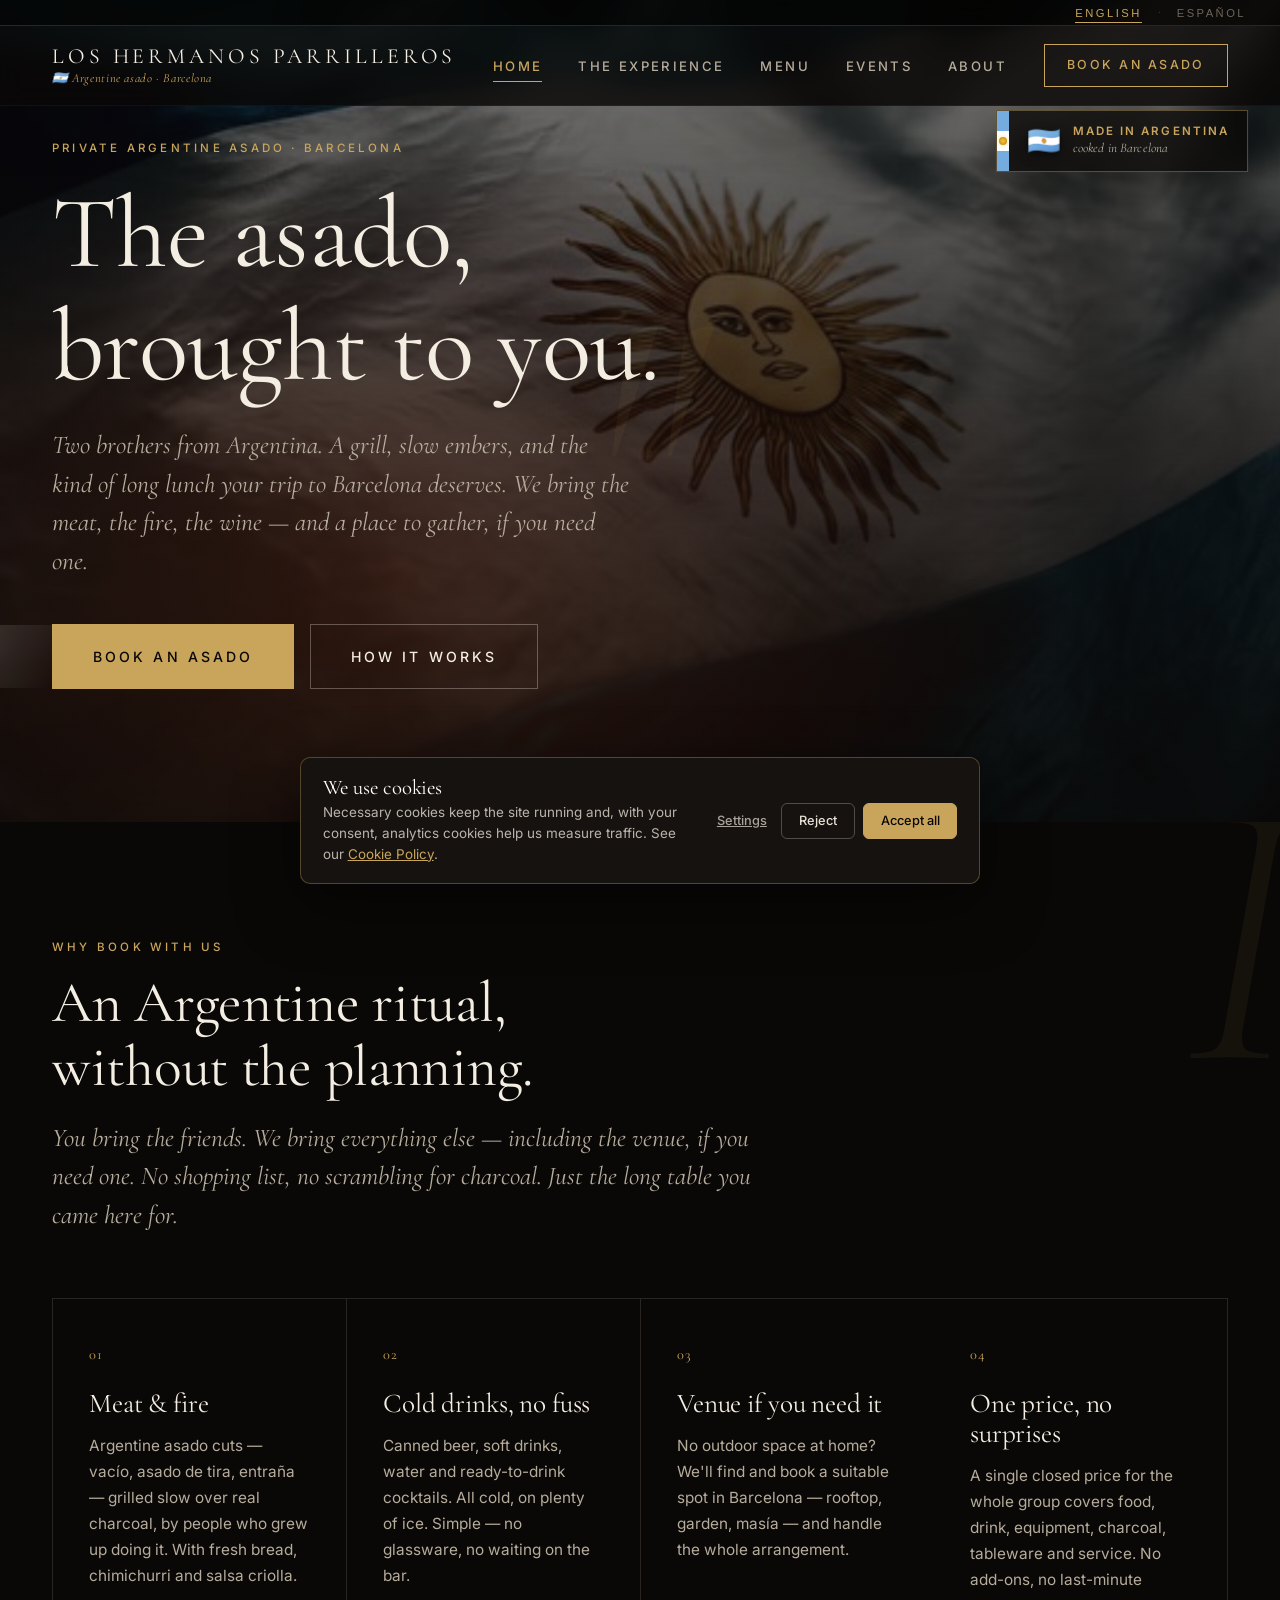
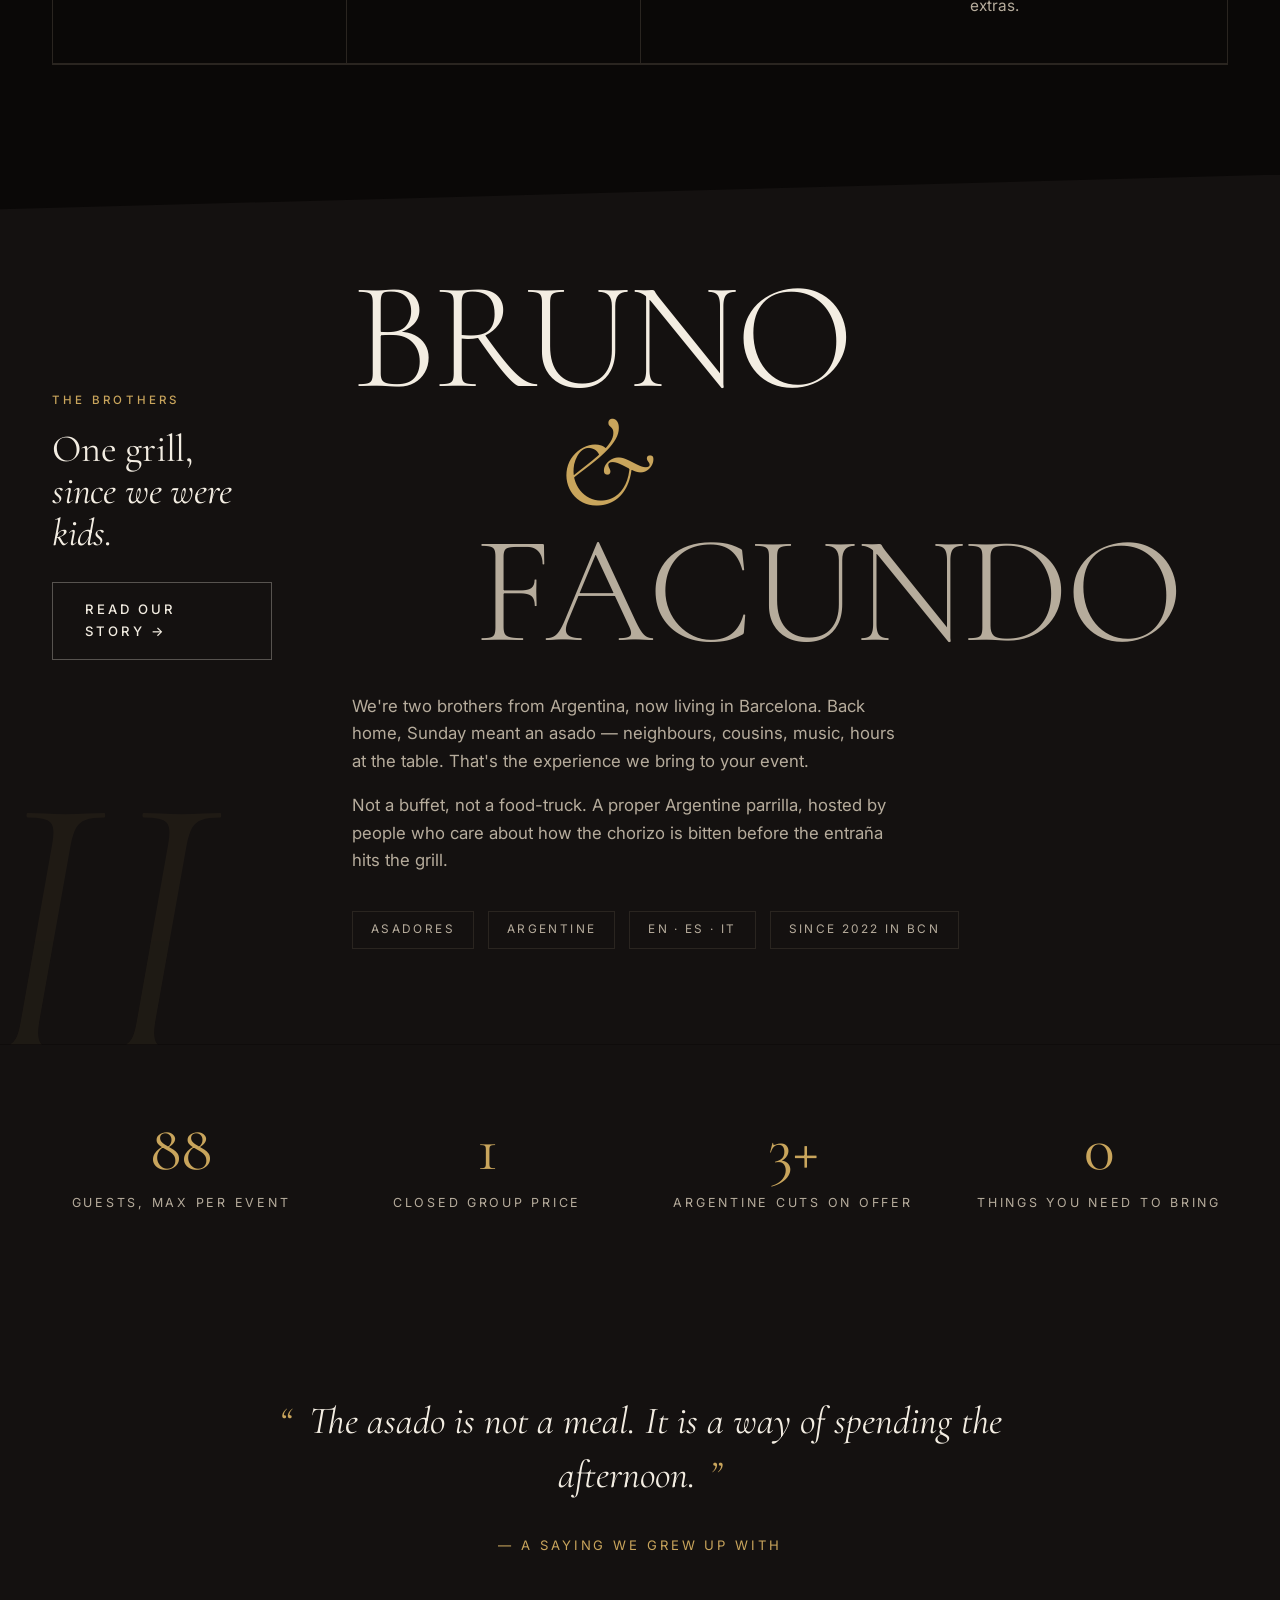
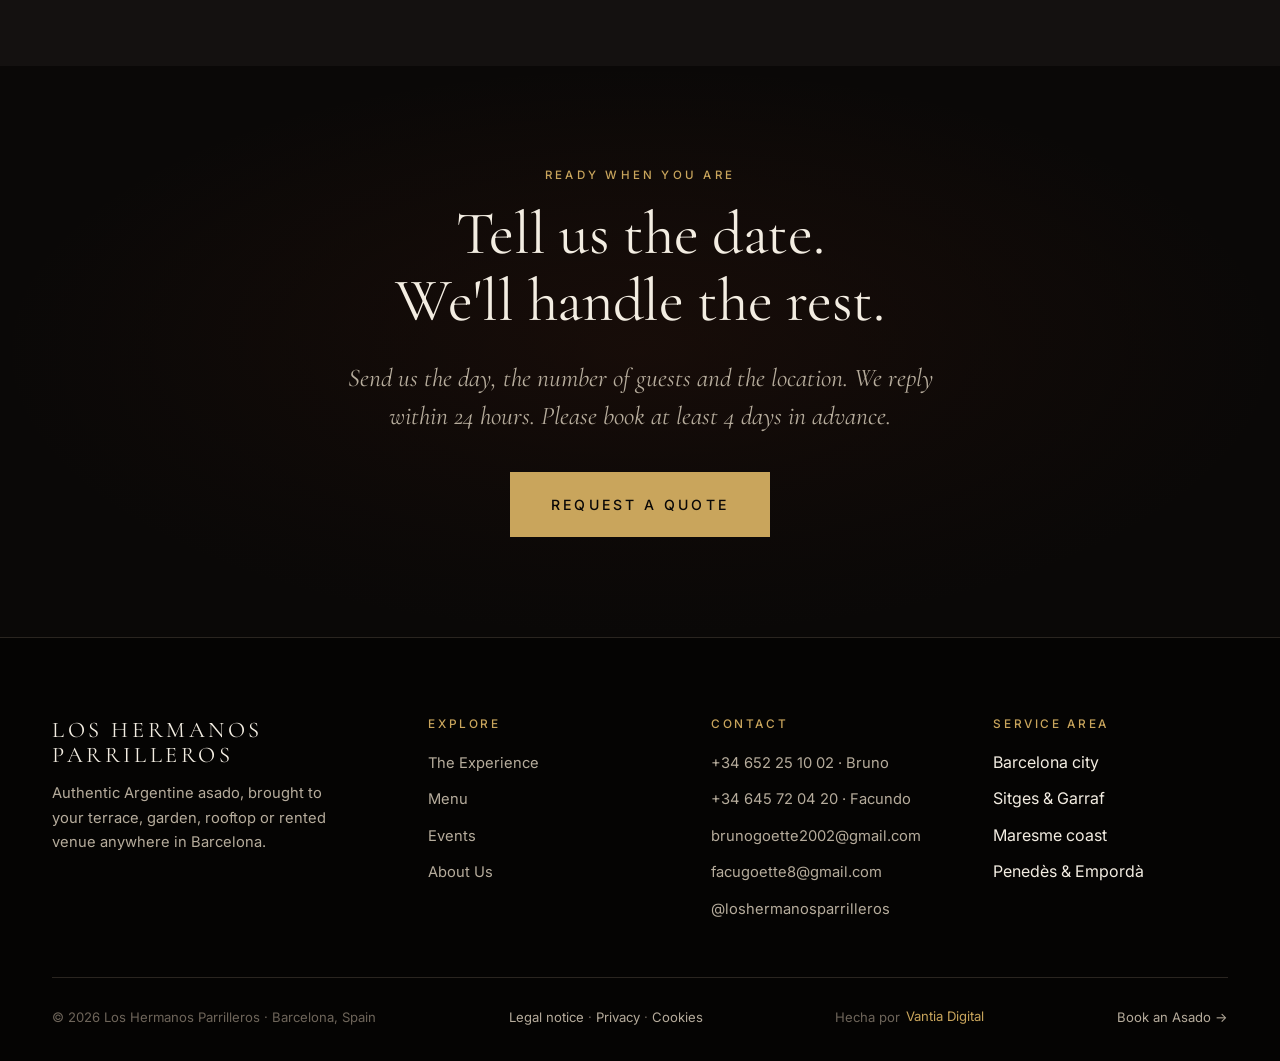
<file: index.html>
<!DOCTYPE html>
<html lang="en">
<head>
    <meta charset="UTF-8" />
    <meta name="viewport" content="width=device-width, initial-scale=1.0" />
    <title>Los Hermanos Parrilleros — Authentic Argentine Asado Catering in Barcelona</title>
    <meta name="description" content="Two Argentine brothers bring the full asado experience to Barcelona — meat, fire, wine, and a place to gather. Private catering for travelers, expats and events." />
    <meta name="theme-color" content="#0a0807" />

    <link rel="preconnect" href="https://fonts.googleapis.com" />
    <link rel="preconnect" href="https://fonts.gstatic.com" crossorigin />
    <link href="https://fonts.googleapis.com/css2?family=Cormorant+Garamond:ital,wght@0,300;0,400;0,500;0,600;1,300;1,400&family=Inter:wght@300;400;500;600&display=swap" rel="stylesheet" />

    <link rel="stylesheet" href="assets/styles.css?v=2" />
    <!-- Consent Mode v2 + GTM -->
    <script src="assets/consent.js?v=1"></script>
    <!-- Google Tag Manager -->
    <script>(function(w,d,s,l,i){w[l]=w[l]||[];w[l].push({'gtm.start':new Date().getTime(),event:'gtm.js'});var f=d.getElementsByTagName(s)[0],j=d.createElement(s),dl=l!='dataLayer'?'&l='+l:'';j.async=true;j.src='https://www.googletagmanager.com/gtm.js?id='+i+dl;f.parentNode.insertBefore(j,f);})(window,document,'script','dataLayer','GTM-KTJMHHCS');</script>
    <!-- End Google Tag Manager -->
</head>
<body>
    <!-- Google Tag Manager (noscript) -->
    <noscript><iframe src="https://www.googletagmanager.com/ns.html?id=GTM-KTJMHHCS" height="0" width="0" style="display:none;visibility:hidden"></iframe></noscript>
    <!-- End Google Tag Manager (noscript) -->

    <!-- LANGUAGE BAR -->
    <div class="lang-bar" role="group" aria-label="Language">
        <button class="lang-opt" data-set-lang="en" type="button">English</button>
        <span class="sep" aria-hidden="true">·</span>
        <button class="lang-opt" data-set-lang="es" type="button">Español</button>
    </div>

    <!-- NAV -->
    <nav class="site-nav">
        <div class="nav-inner">
            <a href="index.html" class="brand">
                <span class="brand-mark">Los Hermanos Parrilleros</span>
                <span class="brand-sub">🇦🇷 <span data-lang="en">Argentine asado · Barcelona</span><span data-lang="es">Asado argentino · Barcelona</span></span>
            </a>
            <ul class="nav-links">
                <li><a href="index.html"><span data-lang="en">Home</span><span data-lang="es">Inicio</span></a></li>
                <li><a href="experience.html"><span data-lang="en">The Experience</span><span data-lang="es">La Experiencia</span></a></li>
                <li><a href="menu.html"><span data-lang="en">Menu</span><span data-lang="es">Menú</span></a></li>
                <li><a href="events.html"><span data-lang="en">Events</span><span data-lang="es">Eventos</span></a></li>
                <li><a href="about.html"><span data-lang="en">About</span><span data-lang="es">Nosotros</span></a></li>
            </ul>
            <a href="book.html" class="nav-cta"><span data-lang="en">Book an Asado</span><span data-lang="es">Reservar Asado</span></a>
            <button class="menu-toggle" aria-label="Open menu">
                <span></span><span></span><span></span>
            </button>
        </div>
    </nav>

    <!-- HERO — full-bleed dark immersive with asado photo -->
    <header class="hero">
        <div class="hero-bg" style="background-image: url('assets/images/asado-hero.jpg');"></div>

        <!-- Argentine flag badge — pinned to the hero -->
        <div class="ar-badge" aria-label="Made in Argentina">
            <span class="ar-stripes" aria-hidden="true"></span>
            <span class="ar-badge-text">
                <span class="ar-badge-flag">🇦🇷</span>
                <span class="ar-badge-line">
                    <strong><span data-lang="en">Made in Argentina</span><span data-lang="es">Hecho en Argentina</span></strong>
                    <em><span data-lang="en">cooked in Barcelona</span><span data-lang="es">cocinado en Barcelona</span></em>
                </span>
            </span>
        </div>

        <div class="container">
            <div class="hero-content">
                <span class="eyebrow"><span data-lang="en">Private Argentine Asado · Barcelona</span><span data-lang="es">Asado argentino privado · Barcelona</span></span>
                <h1>
                    <span data-lang="en">The asado, brought to you.</span>
                    <span data-lang="es">El asado, donde quieras.</span>
                </h1>
                <p class="lead">
                    <span data-lang="en">Two brothers from Argentina. A grill, slow embers, and the kind of long lunch your trip to Barcelona deserves. We bring the meat, the fire, the wine — and a place to gather, if you need one.</span>
                    <span data-lang="es">Dos hermanos argentinos. Una parrilla, brasas lentas, y la sobremesa que tu evento en Barcelona se merece. Ponemos la carne, el fuego, las bebidas — y hasta el lugar, si lo necesitás.</span>
                </p>
                <div class="hero-actions">
                    <span class="magnet"><a href="book.html" class="btn btn-primary btn-large sweep" data-smoke-nav><span data-lang="en">Book an Asado</span><span data-lang="es">Reservar Asado</span></a></span>
                    <span class="magnet"><a href="experience.html" class="btn btn-ghost btn-large"><span data-lang="en">How it Works</span><span data-lang="es">Cómo funciona</span></a></span>
                </div>
            </div>
        </div>
    </header>

    <!-- VALUE GRID -->
    <section style="position: relative; overflow: hidden;">
        <span class="deco-numeral tr" aria-hidden="true">I</span>
        <div class="container" style="position: relative; z-index: 1;">
            <div class="section-head reveal">
                <span class="eyebrow"><span data-lang="en">Why book with us</span><span data-lang="es">Por qué reservar con nosotros</span></span>
                <h2>
                    <span data-lang="en">An Argentine ritual,<br />without the planning.</span>
                    <span data-lang="es">Un ritual argentino,<br />sin la planificación.</span>
                </h2>
                <p class="lead">
                    <span data-lang="en">You bring the friends. We bring everything else — including the venue, if you need one. No shopping list, no scrambling for charcoal. Just the long table you came here for.</span>
                    <span data-lang="es">Vos ponés a los amigos. Nosotros traemos el resto — incluido el lugar, si lo necesitás. Sin listas de compras, sin correr por el carbón. Solo la sobremesa larga a la que viniste.</span>
                </p>
            </div>

            <div class="feature-grid reveal">
                <div class="feature tilt">
                    <div class="feature-num">01</div>
                    <h3><span data-lang="en">Meat &amp; fire</span><span data-lang="es">Carne y fuego</span></h3>
                    <p>
                        <span data-lang="en">Argentine asado cuts — vacío, asado de tira, entraña — grilled slow over real charcoal, by people who grew up doing it. With fresh bread, chimichurri and salsa criolla.</span>
                        <span data-lang="es">Cortes argentinos — vacío, asado de tira, entraña — a la parrilla, lento, sobre carbón de verdad, por gente que se crió haciéndolo. Con pan fresco, chimichurri y salsa criolla.</span>
                    </p>
                </div>
                <div class="feature tilt">
                    <div class="feature-num">02</div>
                    <h3><span data-lang="en">Cold drinks, no fuss</span><span data-lang="es">Bebidas frías, sin vueltas</span></h3>
                    <p>
                        <span data-lang="en">Canned beer, soft drinks, water and ready-to-drink cocktails. All cold, on plenty of ice. Simple — no glassware, no waiting on the bar.</span>
                        <span data-lang="es">Cerveza en lata, gaseosas, agua y tragos listos para tomar. Todo frío, con hielo abundante. Simple — sin esperar la barra.</span>
                    </p>
                </div>
                <div class="feature tilt">
                    <div class="feature-num">03</div>
                    <h3><span data-lang="en">Venue if you need it</span><span data-lang="es">El lugar, si lo necesitás</span></h3>
                    <p>
                        <span data-lang="en">No outdoor space at home? We'll find and book a suitable spot in Barcelona — rooftop, garden, masía — and handle the whole arrangement.</span>
                        <span data-lang="es">¿No tenés un espacio al aire libre? Lo buscamos y reservamos por vos en Barcelona — terraza, jardín, masía — y arreglamos todo.</span>
                    </p>
                </div>
                <div class="feature tilt">
                    <div class="feature-num">04</div>
                    <h3><span data-lang="en">One price, no surprises</span><span data-lang="es">Un precio, sin sorpresas</span></h3>
                    <p>
                        <span data-lang="en">A single closed price for the whole group covers food, drink, equipment, charcoal, tableware and service. No add-ons, no last-minute extras.</span>
                        <span data-lang="es">Un único precio cerrado para todo el grupo incluye comida, bebida, equipo, carbón, vajilla y servicio. Sin extras de último momento.</span>
                    </p>
                </div>
            </div>
        </div>
    </section>

    <!-- BROTHERS TYPOGRAPHIC SPREAD (no photo) -->
    <section class="bro-spread cut-top" style="background: var(--bg-soft);">
        <span class="deco-numeral bl" aria-hidden="true">II</span>
        <div class="container" style="position: relative; z-index: 1;">
            <div class="rail-section">
                <div class="rail-side reveal">
                    <span class="eyebrow"><span data-lang="en">The brothers</span><span data-lang="es">Los hermanos</span></span>
                    <h2>
                        <span data-lang="en">One grill,<br /><em>since we were kids.</em></span>
                        <span data-lang="es">Una parrilla,<br /><em>desde chicos.</em></span>
                    </h2>
                    <a href="about.html" class="btn btn-ghost" style="margin-top: 28px;"><span data-lang="en">Read our story →</span><span data-lang="es">Nuestra historia →</span></a>
                </div>
                <div class="reveal">
                    <div class="bro-names" aria-label="Bruno and Facundo">
                        <span>Bruno</span>
                        <span class="amp">&amp;</span>
                        <span class="second">Facundo</span>
                    </div>
                    <p style="margin-top: 36px; color: var(--ink-soft); font-size: 1.05rem; max-width: 560px;">
                        <span data-lang="en">We're two brothers from Argentina, now living in Barcelona. Back home, Sunday meant an asado — neighbours, cousins, music, hours at the table. That's the experience we bring to your event.</span>
                        <span data-lang="es">Somos dos hermanos argentinos, viviendo en Barcelona. Allá, domingo era sinónimo de asado — vecinos, primos, música, horas en la mesa. Esa es la experiencia que llevamos a tu evento.</span>
                    </p>
                    <p style="color: var(--ink-soft); font-size: 1.05rem; max-width: 560px; margin-top: 16px;">
                        <span data-lang="en">Not a buffet, not a food-truck. A proper Argentine parrilla, hosted by people who care about how the chorizo is bitten before the entraña hits the grill.</span>
                        <span data-lang="es">No es un buffet ni un food-truck. Es una parrilla argentina de verdad, atendida por gente que se preocupa de cómo se muerde el chorizo antes de que caiga la entraña.</span>
                    </p>
                    <div class="bro-tags">
                        <span class="bro-tag">Asadores</span>
                        <span class="bro-tag"><span data-lang="en">Argentine</span><span data-lang="es">Argentinos</span></span>
                        <span class="bro-tag">EN · ES · IT</span>
                        <span class="bro-tag"><span data-lang="en">Since 2022 in BCN</span><span data-lang="es">Desde 2022 en BCN</span></span>
                    </div>
                </div>
            </div>
        </div>
    </section>

    <!-- STAT STRIP -->
    <section class="stat-strip">
        <div class="container">
            <div class="stat-grid">
                <div>
                    <div class="stat-num"><span class="counter" data-to="100">0</span></div>
                    <div class="stat-label"><span data-lang="en">Guests, max per event</span><span data-lang="es">Personas, máximo por evento</span></div>
                </div>
                <div>
                    <div class="stat-num"><span class="counter" data-to="1">0</span></div>
                    <div class="stat-label"><span data-lang="en">Closed group price</span><span data-lang="es">Precio cerrado al grupo</span></div>
                </div>
                <div>
                    <div class="stat-num"><span class="counter" data-to="3" data-suffix="+">0</span></div>
                    <div class="stat-label"><span data-lang="en">Argentine cuts on offer</span><span data-lang="es">Cortes argentinos en oferta</span></div>
                </div>
                <div>
                    <div class="stat-num"><span class="counter" data-to="0">0</span></div>
                    <div class="stat-label"><span data-lang="en">Things you need to bring</span><span data-lang="es">Cosas que tenés que traer</span></div>
                </div>
            </div>
        </div>
    </section>

    <!-- QUOTE -->
    <section class="quote-section">
        <span class="quote-glyph" aria-hidden="true">"</span>
        <div class="container reveal">
            <blockquote>
                <span data-lang="en">The asado is not a meal. It is a way of spending the afternoon.</span>
                <span data-lang="es">El asado no es una comida. Es una manera de pasar la tarde.</span>
            </blockquote>
            <div class="quote-attribution"><span data-lang="en">— a saying we grew up with</span><span data-lang="es">— un dicho con el que crecimos</span></div>
        </div>
    </section>

    <!-- CTA BANNER -->
    <section class="cta-banner">
        <div class="container reveal">
            <span class="eyebrow center"><span data-lang="en">Ready when you are</span><span data-lang="es">Cuando quieras</span></span>
            <h2>
                <span data-lang="en">Tell us the date.<br />We'll handle the rest.</span>
                <span data-lang="es">Contanos la fecha.<br />Del resto nos encargamos nosotros.</span>
            </h2>
            <p class="lead">
                <span data-lang="en">Send us the day, the number of guests and the location. We reply within 24 hours. Please book at least 4 days in advance.</span>
                <span data-lang="es">Mandanos el día, la cantidad de personas y el lugar. Te respondemos en 24 horas. Reservá con un mínimo de 4 días de anticipación.</span>
            </p>
            <a href="book.html" class="btn btn-primary btn-large"><span data-lang="en">Request a Quote</span><span data-lang="es">Pedir presupuesto</span></a>
        </div>
    </section>

    <!-- FOOTER -->
    <footer class="site-footer">
        <div class="container">
            <div class="footer-grid">
                <div class="footer-brand">
                    <h4>Los Hermanos Parrilleros</h4>
                    <p>
                        <span data-lang="en">Authentic Argentine asado, brought to your terrace, garden, rooftop or rented venue anywhere in Barcelona.</span>
                        <span data-lang="es">Asado argentino auténtico, llevado a tu terraza, jardín, azotea o lugar reservado en cualquier punto de Barcelona.</span>
                    </p>
                </div>
                <div class="footer-col">
                    <h5><span data-lang="en">Explore</span><span data-lang="es">Explorar</span></h5>
                    <ul>
                        <li><a href="experience.html"><span data-lang="en">The Experience</span><span data-lang="es">La Experiencia</span></a></li>
                        <li><a href="menu.html"><span data-lang="en">Menu</span><span data-lang="es">Menú</span></a></li>
                        <li><a href="events.html"><span data-lang="en">Events</span><span data-lang="es">Eventos</span></a></li>
                        <li><a href="about.html"><span data-lang="en">About Us</span><span data-lang="es">Nosotros</span></a></li>
                    </ul>
                </div>
                <div class="footer-col">
                    <h5><span data-lang="en">Contact</span><span data-lang="es">Contacto</span></h5>
                    <ul>
                        <li><a href="https://wa.me/34652251002" target="_blank" rel="noopener">+34 652 25 10 02 · Bruno</a></li>
                        <li><a href="https://wa.me/34645720420" target="_blank" rel="noopener">+34 645 72 04 20 · Facundo</a></li>
                        <li><a href="mailto:brunogoette2002@gmail.com">brunogoette2002@gmail.com</a></li>
                        <li><a href="mailto:facugoette8@gmail.com">facugoette8@gmail.com</a></li>
                        <li><a href="https://www.instagram.com/loshermanosparrilleros" target="_blank" rel="noopener">@loshermanosparrilleros</a></li>
                    </ul>
                </div>
                <div class="footer-col">
                    <h5><span data-lang="en">Service area</span><span data-lang="es">Zona de servicio</span></h5>
                    <ul>
                        <li><span data-lang="en">Barcelona city</span><span data-lang="es">Barcelona ciudad</span></li>
                        <li>Sitges &amp; Garraf</li>
                        <li><span data-lang="en">Maresme coast</span><span data-lang="es">Costa del Maresme</span></li>
                        <li>Penedès &amp; Empordà</li>
                    </ul>
                </div>
            </div>
            <div class="footer-bottom">
                <span>© 2026 Los Hermanos Parrilleros · Barcelona, <span data-lang="en">Spain</span><span data-lang="es">España</span></span>
                <span class="legal-links"><a href="aviso-legal.html"><span data-lang="en">Legal notice</span><span data-lang="es">Aviso legal</span></a> · <a href="privacidad.html"><span data-lang="en">Privacy</span><span data-lang="es">Privacidad</span></a> · <a href="cookies.html">Cookies</a></span>
                <span class="credit">Hecha por <a href="https://vantia.digital" target="_blank" rel="noopener">Vantia Digital</a></span>
                <span><a href="book.html"><span data-lang="en">Book an Asado →</span><span data-lang="es">Reservar Asado →</span></a></span>
            </div>
        </div>
    </footer>

    <script src="assets/app.js?v=2"></script>
    <script src="assets/consent-banner.js?v=1"></script>
    <script src="assets/analytics-events.js?v=1"></script>
</body>
</html>
</file>
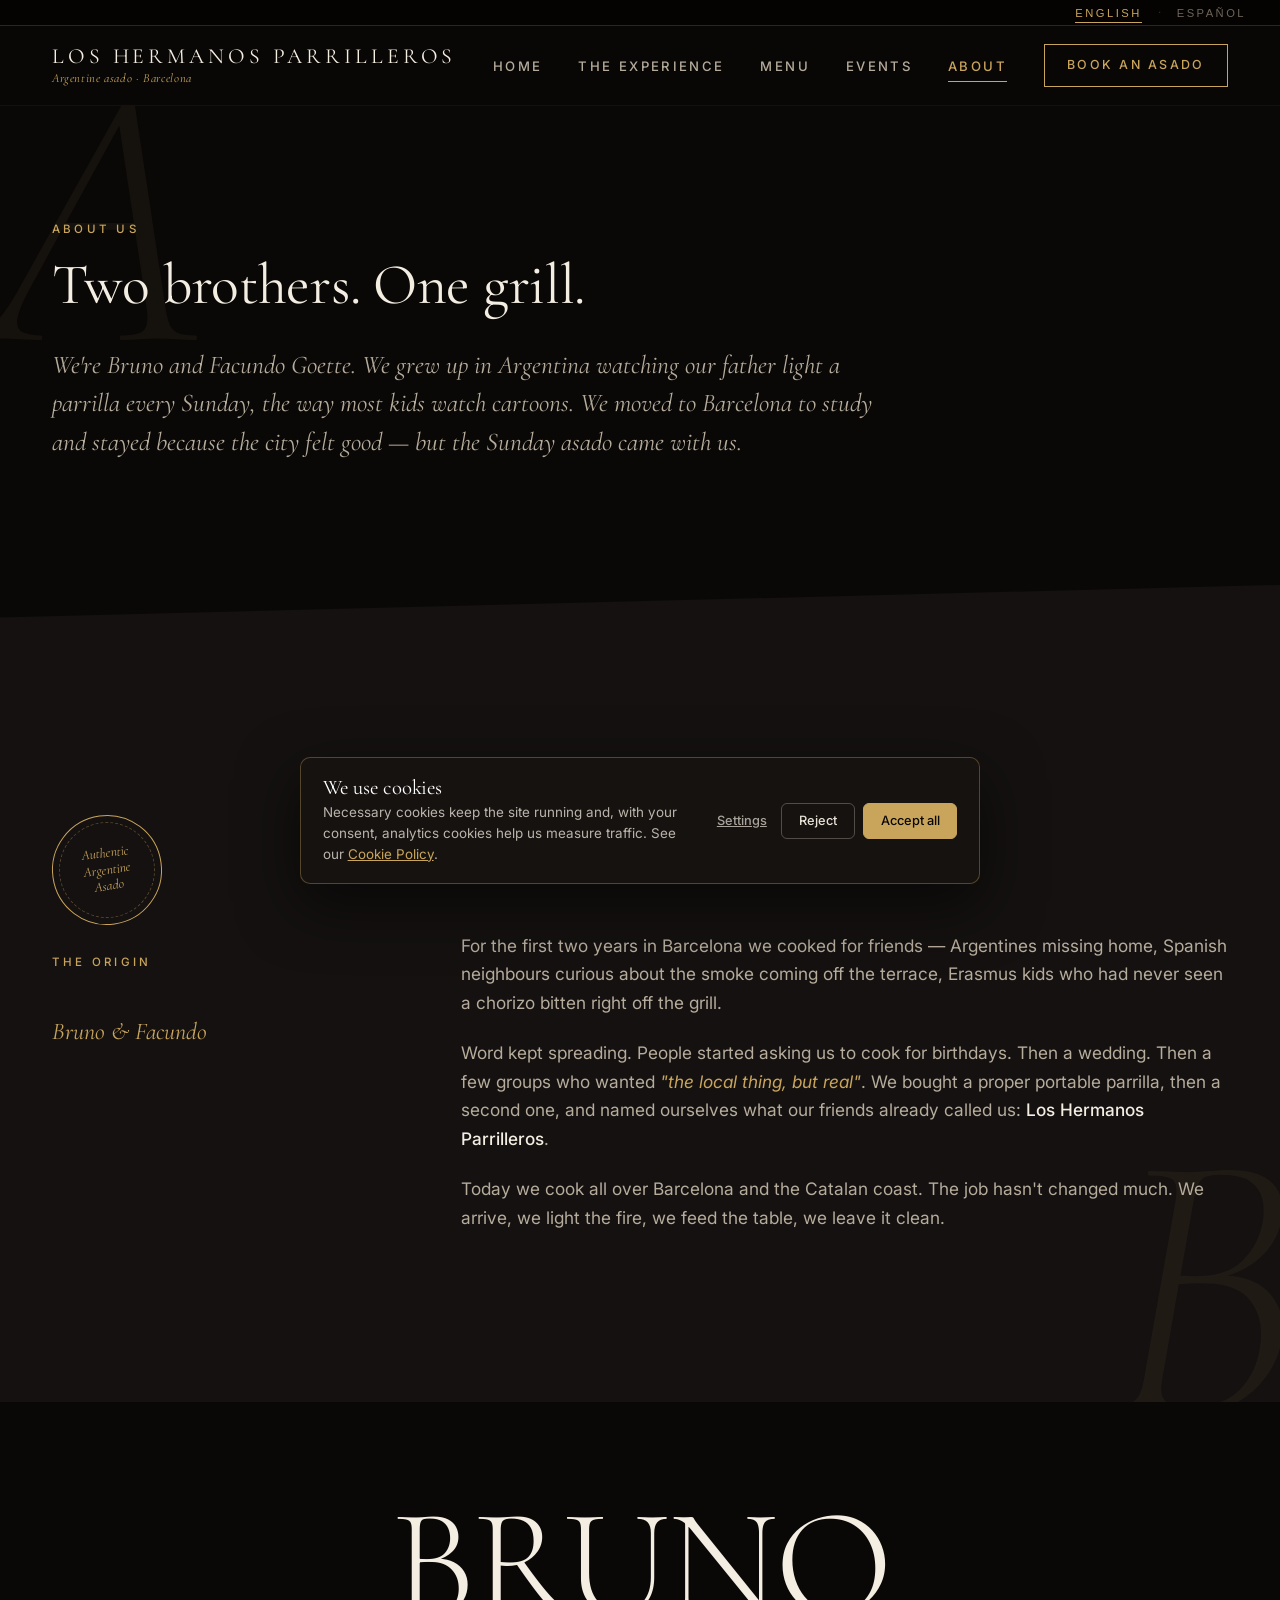
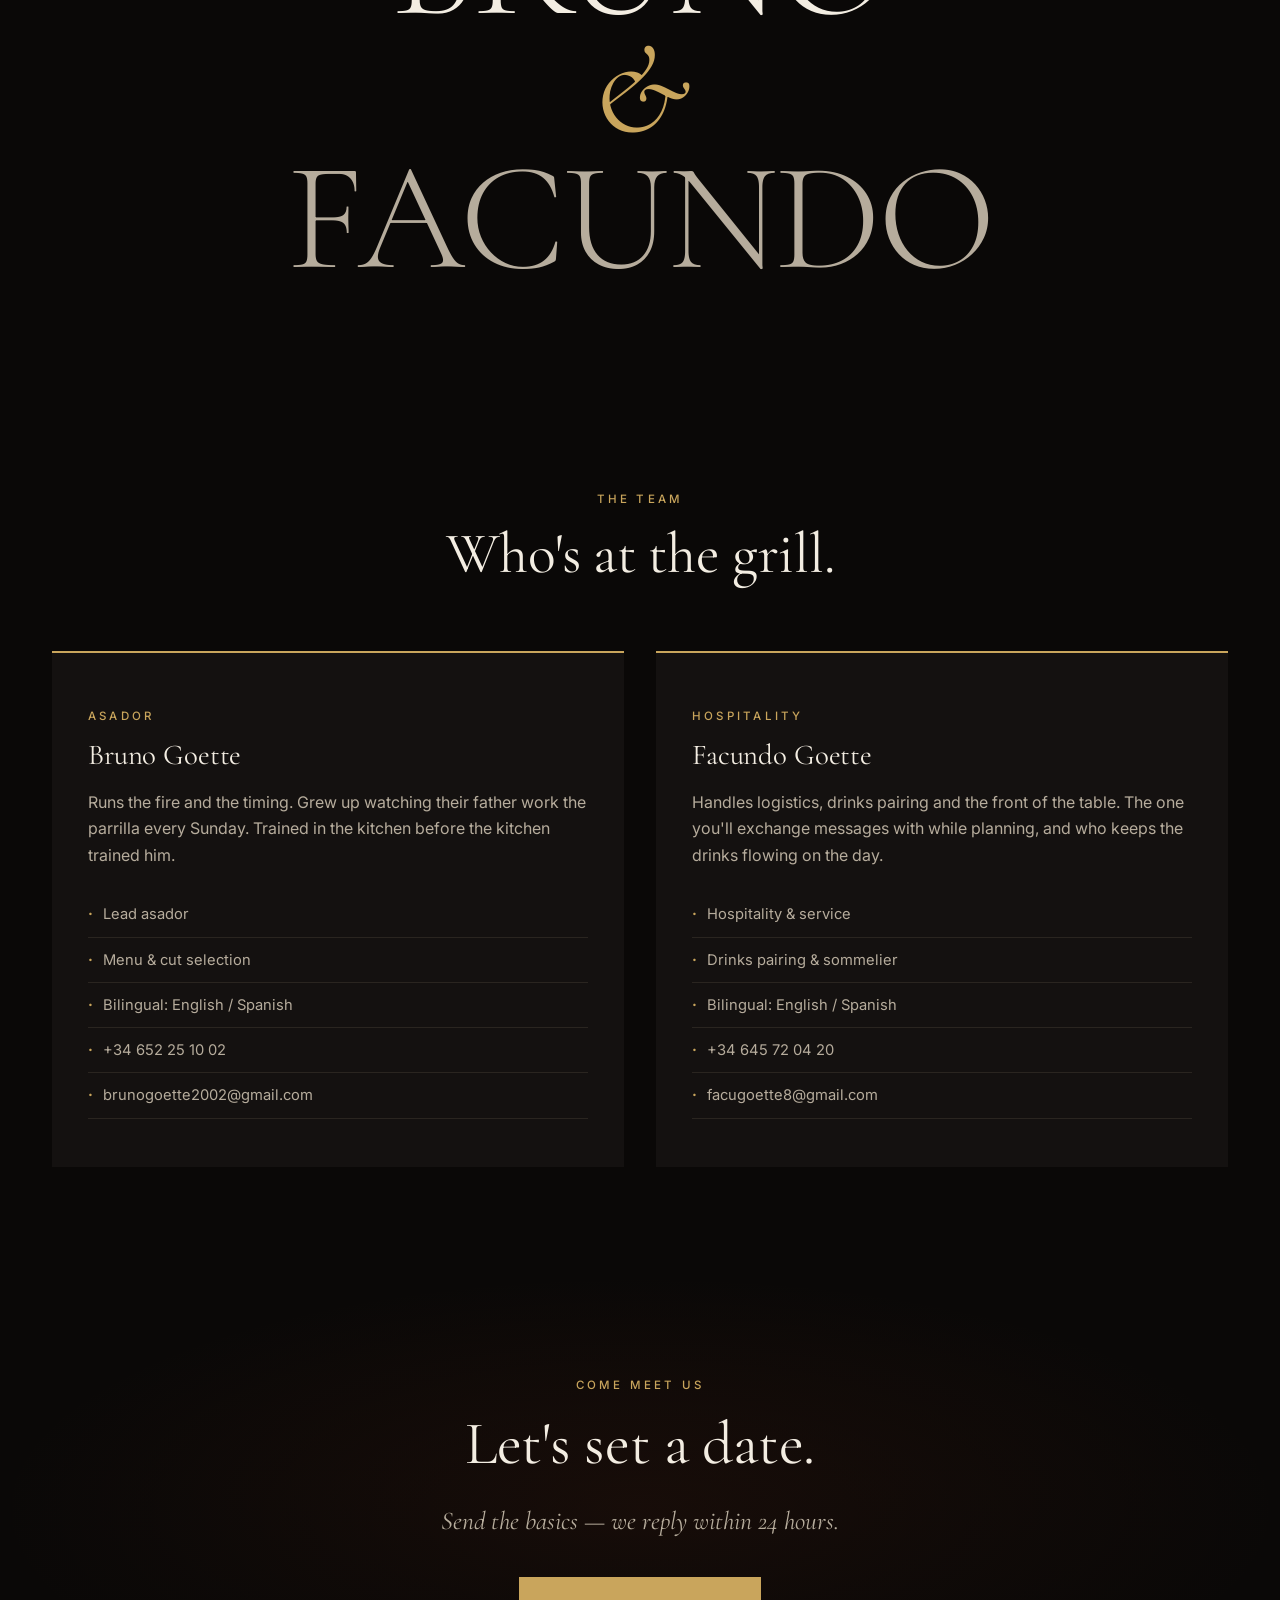
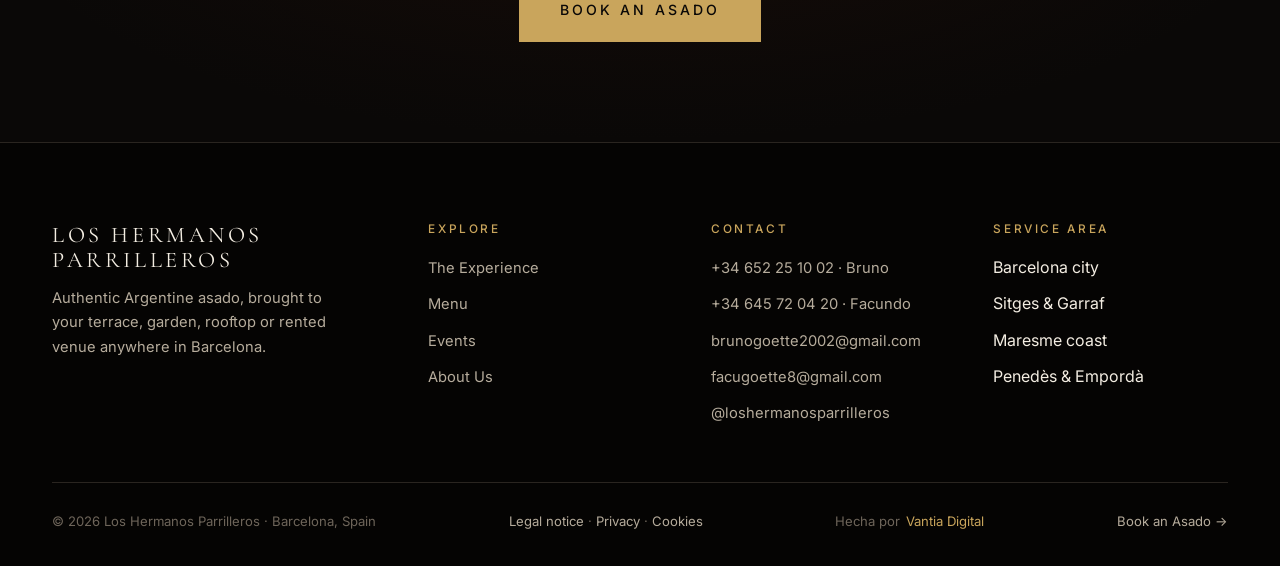
<file: about.html>
<!DOCTYPE html>
<html lang="en">
<head>
    <meta charset="UTF-8" />
    <meta name="viewport" content="width=device-width, initial-scale=1.0" />
    <title>About — Los Hermanos Parrilleros</title>
    <meta name="description" content="Bruno and Facundo Goette — two brothers from Argentina, hosting authentic asados in Barcelona. The story behind the grill." />
    <meta name="theme-color" content="#0a0807" />

    <link rel="preconnect" href="https://fonts.googleapis.com" />
    <link rel="preconnect" href="https://fonts.gstatic.com" crossorigin />
    <link href="https://fonts.googleapis.com/css2?family=Cormorant+Garamond:ital,wght@0,300;0,400;0,500;0,600;1,300;1,400&family=Inter:wght@300;400;500;600&display=swap" rel="stylesheet" />
    <link rel="stylesheet" href="assets/styles.css?v=2" />
    <!-- Consent Mode v2 + GTM -->
    <script src="assets/consent.js?v=1"></script>
    <!-- Google Tag Manager -->
    <script>(function(w,d,s,l,i){w[l]=w[l]||[];w[l].push({'gtm.start':new Date().getTime(),event:'gtm.js'});var f=d.getElementsByTagName(s)[0],j=d.createElement(s),dl=l!='dataLayer'?'&l='+l:'';j.async=true;j.src='https://www.googletagmanager.com/gtm.js?id='+i+dl;f.parentNode.insertBefore(j,f);})(window,document,'script','dataLayer','GTM-KTJMHHCS');</script>
    <!-- End Google Tag Manager -->
</head>
<body>
    <!-- Google Tag Manager (noscript) -->
    <noscript><iframe src="https://www.googletagmanager.com/ns.html?id=GTM-KTJMHHCS" height="0" width="0" style="display:none;visibility:hidden"></iframe></noscript>
    <!-- End Google Tag Manager (noscript) -->

    <!-- LANGUAGE BAR -->
    <div class="lang-bar" role="group" aria-label="Language">
        <button class="lang-opt" data-set-lang="en" type="button">English</button>
        <span class="sep" aria-hidden="true">·</span>
        <button class="lang-opt" data-set-lang="es" type="button">Español</button>
    </div>

    <nav class="site-nav">
        <div class="nav-inner">
            <a href="index.html" class="brand">
                <span class="brand-mark">Los Hermanos Parrilleros</span>
                <span class="brand-sub"><span data-lang="en">Argentine asado · Barcelona</span><span data-lang="es">Asado argentino · Barcelona</span></span>
            </a>
            <ul class="nav-links">
                <li><a href="index.html"><span data-lang="en">Home</span><span data-lang="es">Inicio</span></a></li>
                <li><a href="experience.html"><span data-lang="en">The Experience</span><span data-lang="es">La Experiencia</span></a></li>
                <li><a href="menu.html"><span data-lang="en">Menu</span><span data-lang="es">Menú</span></a></li>
                <li><a href="events.html"><span data-lang="en">Events</span><span data-lang="es">Eventos</span></a></li>
                <li><a href="about.html"><span data-lang="en">About</span><span data-lang="es">Nosotros</span></a></li>
            </ul>
            <a href="book.html" class="nav-cta"><span data-lang="en">Book an Asado</span><span data-lang="es">Reservar Asado</span></a>
            <button class="menu-toggle" aria-label="Open menu"><span></span><span></span><span></span></button>
        </div>
    </nav>

    <div class="nav-spacer"></div>

    <!-- INTRO -->
    <section style="padding-bottom: 60px; position: relative; overflow: hidden;">
        <span class="deco-numeral tl" aria-hidden="true">A</span>
        <div class="container" style="position: relative; z-index: 1;">
            <div class="section-head reveal" style="max-width: 820px;">
                <span class="eyebrow"><span data-lang="en">About us</span><span data-lang="es">Nosotros</span></span>
                <h2>
                    <span data-lang="en">Two brothers. One grill.</span>
                    <span data-lang="es">Dos hermanos. Una parrilla.</span>
                </h2>
                <p class="lead" style="margin-top: 28px;">
                    <span data-lang="en">We're Bruno and Facundo Goette. We grew up in Argentina watching our father light a parrilla every Sunday, the way most kids watch cartoons. We moved to Barcelona to study and stayed because the city felt good — but the Sunday asado came with us.</span>
                    <span data-lang="es">Somos Bruno y Facundo Goette. Crecimos en Argentina viendo a nuestro viejo encender la parrilla todos los domingos, como otros chicos miran dibujitos. Vinimos a Barcelona a estudiar y nos quedamos porque la ciudad nos cerró — pero el asado del domingo se vino con nosotros.</span>
                </p>
            </div>
        </div>
    </section>

    <!-- THE STORY — manifesto layout, no photo -->
    <section class="cut-top" style="background: var(--bg-soft); position: relative; overflow: hidden;">
        <span class="deco-numeral br" aria-hidden="true">B</span>
        <div class="container" style="position: relative; z-index: 1;">
            <div class="bro-manifesto reveal">
                <div class="stamp-col">
                    <div class="stamp"><span data-lang="en">Authentic<br />Argentine<br />Asado</span><span data-lang="es">Asado<br />argentino<br />auténtico</span></div>
                    <span class="eyebrow"><span data-lang="en">The origin</span><span data-lang="es">El origen</span></span>
                    <div class="signature">Bruno &amp; Facundo</div>
                </div>
                <div>
                    <h2 style="font-size: clamp(2.4rem, 5vw, 4rem); margin-bottom: 36px;">
                        <span data-lang="en">Sunday lunch,<br /><em style="color: var(--gold); font-style: italic;">turned into a business.</em></span>
                        <span data-lang="es">El almuerzo del domingo,<br /><em style="color: var(--gold); font-style: italic;">convertido en trabajo.</em></span>
                    </h2>
                    <p style="color: var(--ink-soft); font-size: 1.08rem; margin-bottom: 22px;">
                        <span data-lang="en">For the first two years in Barcelona we cooked for friends — Argentines missing home, Spanish neighbours curious about the smoke coming off the terrace, Erasmus kids who had never seen a chorizo bitten right off the grill.</span>
                        <span data-lang="es">Los primeros dos años en Barcelona cocinamos para amigos — argentinos extrañando, vecinos españoles curiosos por el humo en la terraza, chicos de Erasmus que nunca habían visto un chorizo recién salido de la parrilla.</span>
                    </p>
                    <p style="color: var(--ink-soft); font-size: 1.08rem; margin-bottom: 22px;">
                        <span data-lang="en">Word kept spreading. People started asking us to cook for birthdays. Then a wedding. Then a few groups who wanted <em style="color: var(--gold);">"the local thing, but real"</em>. We bought a proper portable parrilla, then a second one, and named ourselves what our friends already called us: <strong style="color: var(--ink); font-weight: 500;">Los Hermanos Parrilleros</strong>.</span>
                        <span data-lang="es">La cosa se fue corriendo. Nos empezaron a pedir cumpleaños. Después una boda. Después algunos grupos que querían <em style="color: var(--gold);">"lo local, pero de verdad"</em>. Compramos una parrilla portátil en serio, después otra, y nos pusimos el nombre con el que ya nos llamaban los amigos: <strong style="color: var(--ink); font-weight: 500;">Los Hermanos Parrilleros</strong>.</span>
                    </p>
                    <p style="color: var(--ink-soft); font-size: 1.08rem;">
                        <span data-lang="en">Today we cook all over Barcelona and the Catalan coast. The job hasn't changed much. We arrive, we light the fire, we feed the table, we leave it clean.</span>
                        <span data-lang="es">Hoy cocinamos por toda Barcelona y la costa catalana. El laburo no cambió tanto. Llegamos, prendemos el fuego, alimentamos a la mesa, dejamos todo limpio.</span>
                    </p>
                </div>
            </div>
        </div>
    </section>

    <!-- BIG NAMES SPREAD -->
    <section class="bro-spread" style="background: var(--bg);">
        <div class="container">
            <div class="reveal" style="text-align: center;">
                <div class="bro-names" style="align-items: center;" aria-label="Bruno and Facundo">
                    <span>Bruno</span>
                    <span class="amp" style="margin: 0;">&amp;</span>
                    <span class="second" style="margin: 0;">Facundo</span>
                </div>
            </div>
        </div>
    </section>

    <!-- THE BROTHERS -->
    <section>
        <div class="container">
            <div class="section-head center reveal">
                <span class="eyebrow center"><span data-lang="en">The team</span><span data-lang="es">El equipo</span></span>
                <h2>
                    <span data-lang="en">Who's at the grill.</span>
                    <span data-lang="es">Quién está en la parrilla.</span>
                </h2>
            </div>

            <div class="event-grid reveal">
                <div class="event-card tilt">
                    <span class="eyebrow"><span data-lang="en">Asador</span><span data-lang="es">Asador</span></span>
                    <h3>Bruno Goette</h3>
                    <p>
                        <span data-lang="en">Runs the fire and the timing. Grew up watching their father work the parrilla every Sunday. Trained in the kitchen before the kitchen trained him.</span>
                        <span data-lang="es">Maneja el fuego y los tiempos. Se crió mirando a su viejo en la parrilla todos los domingos. Aprendió en la cocina antes de que la cocina le enseñara.</span>
                    </p>
                    <ul>
                        <li><span data-lang="en">Lead asador</span><span data-lang="es">Asador principal</span></li>
                        <li><span data-lang="en">Menu &amp; cut selection</span><span data-lang="es">Menú y selección de cortes</span></li>
                        <li><span data-lang="en">Bilingual: English / Spanish</span><span data-lang="es">Bilingüe: inglés / español</span></li>
                        <li><a href="https://wa.me/34652251002" target="_blank" rel="noopener">+34 652 25 10 02</a></li>
                        <li><a href="mailto:brunogoette2002@gmail.com">brunogoette2002@gmail.com</a></li>
                    </ul>
                </div>
                <div class="event-card tilt">
                    <span class="eyebrow"><span data-lang="en">Hospitality</span><span data-lang="es">Hospitalidad</span></span>
                    <h3>Facundo Goette</h3>
                    <p>
                        <span data-lang="en">Handles logistics, drinks pairing and the front of the table. The one you'll exchange messages with while planning, and who keeps the drinks flowing on the day.</span>
                        <span data-lang="es">Se ocupa de la logística, las bebidas y la atención a la mesa. Con él vas a chatear mientras organizamos, y es el que mantiene el vino fluyendo el día del evento.</span>
                    </p>
                    <ul>
                        <li><span data-lang="en">Hospitality &amp; service</span><span data-lang="es">Hospitalidad y servicio</span></li>
                        <li><span data-lang="en">Drinks pairing &amp; sommelier</span><span data-lang="es">Bebidas y sommelier</span></li>
                        <li><span data-lang="en">Bilingual: English / Spanish</span><span data-lang="es">Bilingüe: inglés / español</span></li>
                        <li><a href="https://wa.me/34645720420" target="_blank" rel="noopener">+34 645 72 04 20</a></li>
                        <li><a href="mailto:facugoette8@gmail.com">facugoette8@gmail.com</a></li>
                    </ul>
                </div>
            </div>
        </div>
    </section>

    <!-- CTA -->
    <section class="cta-banner">
        <div class="container reveal">
            <span class="eyebrow center"><span data-lang="en">Come meet us</span><span data-lang="es">Veámonos</span></span>
            <h2>
                <span data-lang="en">Let's set a date.</span>
                <span data-lang="es">Pongamos fecha.</span>
            </h2>
            <p class="lead">
                <span data-lang="en">Send the basics — we reply within 24 hours.</span>
                <span data-lang="es">Mandanos lo básico — te respondemos en 24 horas.</span>
            </p>
            <a href="book.html" class="btn btn-primary btn-large"><span data-lang="en">Book an Asado</span><span data-lang="es">Reservar Asado</span></a>
        </div>
    </section>

    <!-- FOOTER -->
    <footer class="site-footer">
        <div class="container">
            <div class="footer-grid">
                <div class="footer-brand">
                    <h4>Los Hermanos Parrilleros</h4>
                    <p>
                        <span data-lang="en">Authentic Argentine asado, brought to your terrace, garden, rooftop or rented venue anywhere in Barcelona.</span>
                        <span data-lang="es">Asado argentino auténtico, llevado a tu terraza, jardín, azotea o lugar reservado en cualquier punto de Barcelona.</span>
                    </p>
                </div>
                <div class="footer-col">
                    <h5><span data-lang="en">Explore</span><span data-lang="es">Explorar</span></h5>
                    <ul>
                        <li><a href="experience.html"><span data-lang="en">The Experience</span><span data-lang="es">La Experiencia</span></a></li>
                        <li><a href="menu.html"><span data-lang="en">Menu</span><span data-lang="es">Menú</span></a></li>
                        <li><a href="events.html"><span data-lang="en">Events</span><span data-lang="es">Eventos</span></a></li>
                        <li><a href="about.html"><span data-lang="en">About Us</span><span data-lang="es">Nosotros</span></a></li>
                    </ul>
                </div>
                <div class="footer-col">
                    <h5><span data-lang="en">Contact</span><span data-lang="es">Contacto</span></h5>
                    <ul>
                        <li><a href="https://wa.me/34652251002" target="_blank" rel="noopener">+34 652 25 10 02 · Bruno</a></li>
                        <li><a href="https://wa.me/34645720420" target="_blank" rel="noopener">+34 645 72 04 20 · Facundo</a></li>
                        <li><a href="mailto:brunogoette2002@gmail.com">brunogoette2002@gmail.com</a></li>
                        <li><a href="mailto:facugoette8@gmail.com">facugoette8@gmail.com</a></li>
                        <li><a href="https://www.instagram.com/loshermanosparrilleros" target="_blank" rel="noopener">@loshermanosparrilleros</a></li>
                    </ul>
                </div>
                <div class="footer-col">
                    <h5><span data-lang="en">Service area</span><span data-lang="es">Zona de servicio</span></h5>
                    <ul>
                        <li><span data-lang="en">Barcelona city</span><span data-lang="es">Barcelona ciudad</span></li>
                        <li>Sitges &amp; Garraf</li>
                        <li><span data-lang="en">Maresme coast</span><span data-lang="es">Costa del Maresme</span></li>
                        <li>Penedès &amp; Empordà</li>
                    </ul>
                </div>
            </div>
            <div class="footer-bottom">
                <span>© 2026 Los Hermanos Parrilleros · Barcelona, <span data-lang="en">Spain</span><span data-lang="es">España</span></span>
                <span class="legal-links"><a href="aviso-legal.html"><span data-lang="en">Legal notice</span><span data-lang="es">Aviso legal</span></a> · <a href="privacidad.html"><span data-lang="en">Privacy</span><span data-lang="es">Privacidad</span></a> · <a href="cookies.html">Cookies</a></span>
                <span class="credit">Hecha por <a href="https://vantia.digital" target="_blank" rel="noopener">Vantia Digital</a></span>
                <span><a href="book.html"><span data-lang="en">Book an Asado →</span><span data-lang="es">Reservar Asado →</span></a></span>
            </div>
        </div>
    </footer>

    <script src="assets/app.js?v=2"></script>
    <script src="assets/consent-banner.js?v=1"></script>
    <script src="assets/analytics-events.js?v=1"></script>
</body>
</html>
</file>
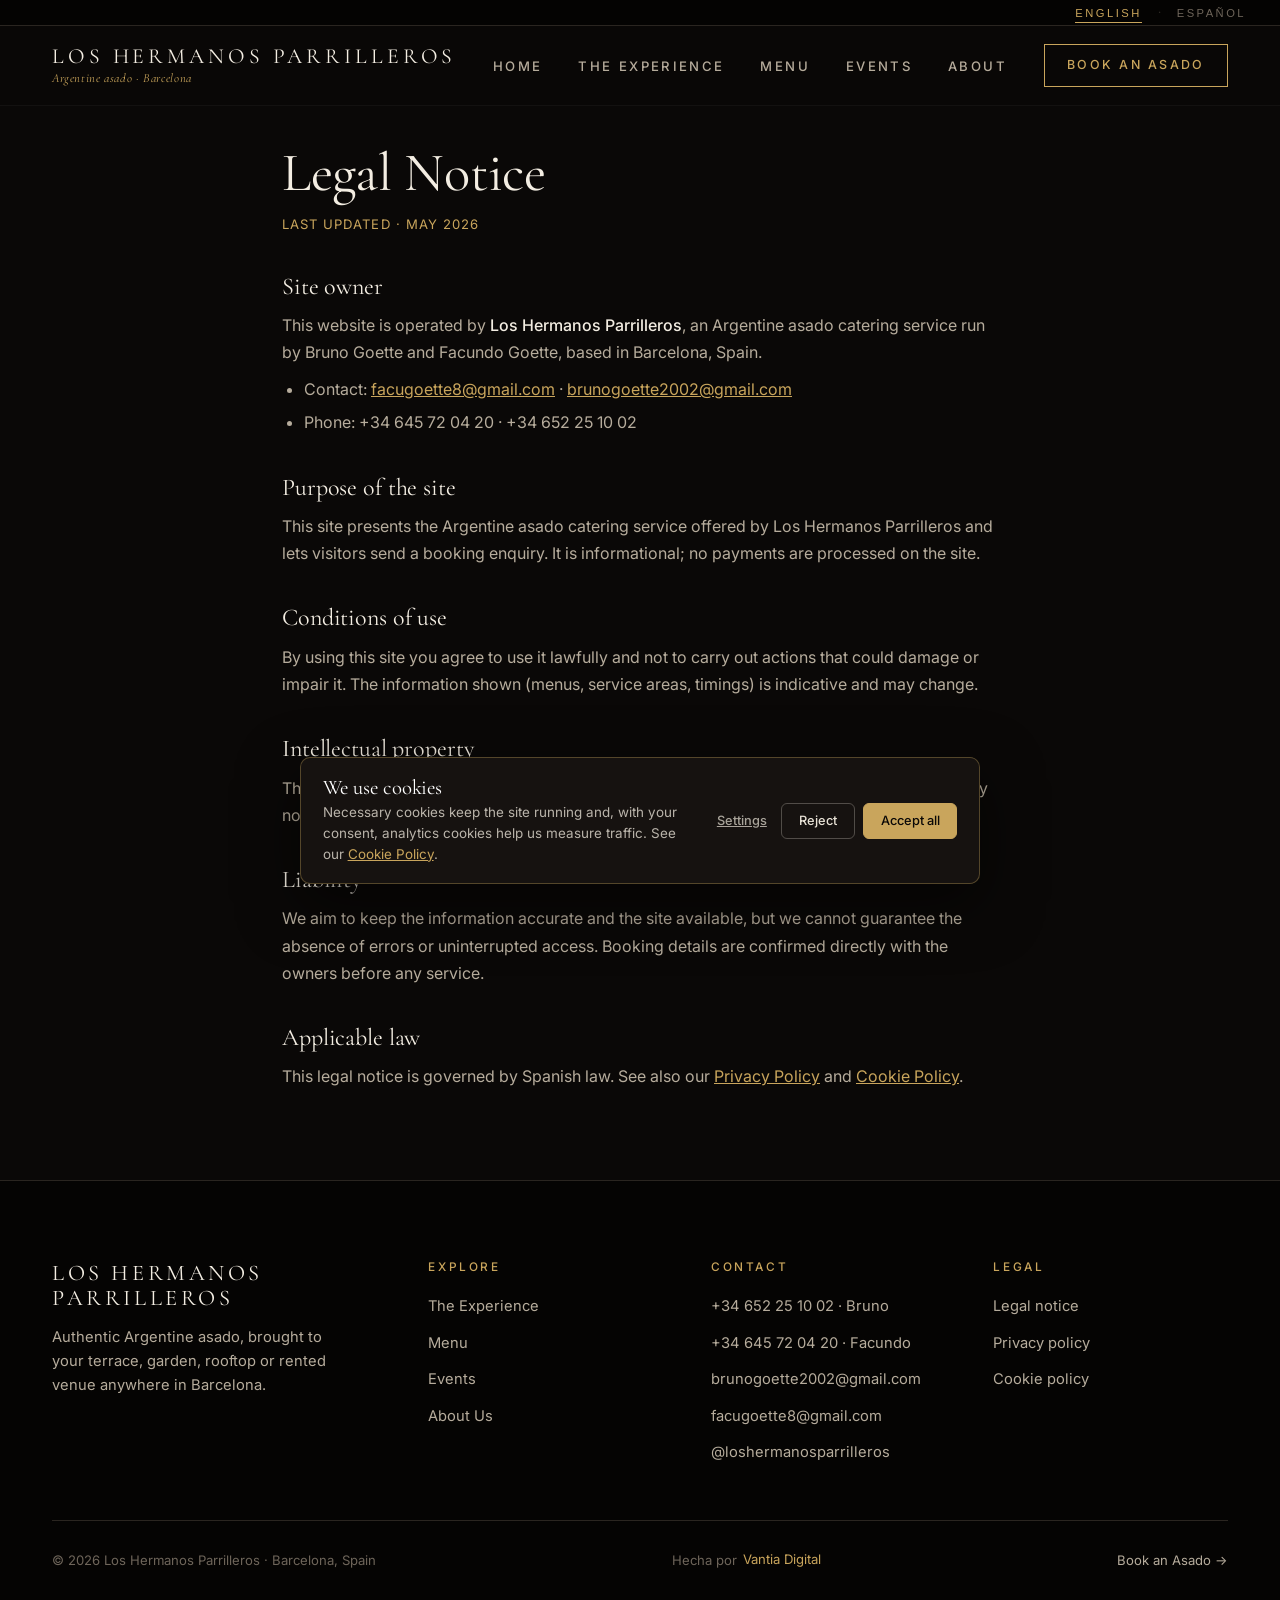
<file: aviso-legal.html>
<!DOCTYPE html>
<html lang="en">
<head>
    <meta charset="UTF-8" />
    <meta name="viewport" content="width=device-width, initial-scale=1.0" />
    <title>Legal Notice — Los Hermanos Parrilleros</title>
    <meta name="description" content="Legal notice — Los Hermanos Parrilleros." />
    <meta name="theme-color" content="#0a0807" />
    <meta name="robots" content="noindex" />

    <link rel="preconnect" href="https://fonts.googleapis.com" />
    <link rel="preconnect" href="https://fonts.gstatic.com" crossorigin />
    <link href="https://fonts.googleapis.com/css2?family=Cormorant+Garamond:ital,wght@0,300;0,400;0,500;0,600;1,300;1,400&family=Inter:wght@300;400;500;600&display=swap" rel="stylesheet" />
    <link rel="stylesheet" href="assets/styles.css?v=2" />
    <style>
      .legal-doc{padding:40px 0 90px;}
      .legal-doc .container{max-width:780px;}
      .legal-doc h1{font-family:'Cormorant Garamond',serif;font-size:clamp(2.2rem,5vw,3.4rem);
        color:var(--ink);margin-bottom:10px;}
      .legal-doc .legal-updated{color:var(--gold);font-size:.82rem;letter-spacing:.08em;
        text-transform:uppercase;margin-bottom:38px;}
      .legal-doc h2{font-family:'Cormorant Garamond',serif;font-size:1.5rem;color:var(--ink);
        margin:38px 0 12px;}
      .legal-doc p,.legal-doc li{color:var(--ink-soft);font-size:1rem;line-height:1.7;}
      .legal-doc ul{margin:10px 0 10px 22px;}
      .legal-doc li{margin-bottom:6px;}
      .legal-doc a{color:var(--gold);text-decoration:underline;}
      .legal-doc strong{color:var(--ink);font-weight:500;}
    </style>
    <!-- Consent Mode v2 + GTM -->
    <script src="assets/consent.js?v=1"></script>
    <!-- Google Tag Manager -->
    <script>(function(w,d,s,l,i){w[l]=w[l]||[];w[l].push({'gtm.start':new Date().getTime(),event:'gtm.js'});var f=d.getElementsByTagName(s)[0],j=d.createElement(s),dl=l!='dataLayer'?'&l='+l:'';j.async=true;j.src='https://www.googletagmanager.com/gtm.js?id='+i+dl;f.parentNode.insertBefore(j,f);})(window,document,'script','dataLayer','GTM-KTJMHHCS');</script>
    <!-- End Google Tag Manager -->
</head>
<body>
    <!-- Google Tag Manager (noscript) -->
    <noscript><iframe src="https://www.googletagmanager.com/ns.html?id=GTM-KTJMHHCS" height="0" width="0" style="display:none;visibility:hidden"></iframe></noscript>
    <!-- End Google Tag Manager (noscript) -->

    <div class="lang-bar" role="group" aria-label="Language">
        <button class="lang-opt" data-set-lang="en" type="button">English</button>
        <span class="sep" aria-hidden="true">·</span>
        <button class="lang-opt" data-set-lang="es" type="button">Español</button>
    </div>

    <nav class="site-nav">
        <div class="nav-inner">
            <a href="index.html" class="brand">
                <span class="brand-mark">Los Hermanos Parrilleros</span>
                <span class="brand-sub"><span data-lang="en">Argentine asado · Barcelona</span><span data-lang="es">Asado argentino · Barcelona</span></span>
            </a>
            <ul class="nav-links">
                <li><a href="index.html"><span data-lang="en">Home</span><span data-lang="es">Inicio</span></a></li>
                <li><a href="experience.html"><span data-lang="en">The Experience</span><span data-lang="es">La Experiencia</span></a></li>
                <li><a href="menu.html"><span data-lang="en">Menu</span><span data-lang="es">Menú</span></a></li>
                <li><a href="events.html"><span data-lang="en">Events</span><span data-lang="es">Eventos</span></a></li>
                <li><a href="about.html"><span data-lang="en">About</span><span data-lang="es">Nosotros</span></a></li>
            </ul>
            <a href="book.html" class="nav-cta"><span data-lang="en">Book an Asado</span><span data-lang="es">Reservar Asado</span></a>
            <button class="menu-toggle" aria-label="Open menu"><span></span><span></span><span></span></button>
        </div>
    </nav>

    <div class="nav-spacer"></div>

    <section class="legal-doc">
        <div class="container">
            <h1><span data-lang="en">Legal Notice</span><span data-lang="es">Aviso Legal</span></h1>
            <div class="legal-updated"><span data-lang="en">Last updated · May 2026</span><span data-lang="es">Última actualización · Mayo 2026</span></div>

            <h2><span data-lang="en">Site owner</span><span data-lang="es">Titular del sitio</span></h2>
            <p><span data-lang="en">This website is operated by <strong>Los Hermanos Parrilleros</strong>, an Argentine asado catering service run by Bruno Goette and Facundo Goette, based in Barcelona, Spain.</span><span data-lang="es">Este sitio web es gestionado por <strong>Los Hermanos Parrilleros</strong>, servicio de catering de asado argentino a cargo de Bruno Goette y Facundo Goette, con base en Barcelona, España.</span></p>
            <ul>
                <li><span data-lang="en">Contact: <a href="mailto:facugoette8@gmail.com">facugoette8@gmail.com</a> · <a href="mailto:brunogoette2002@gmail.com">brunogoette2002@gmail.com</a></span><span data-lang="es">Contacto: <a href="mailto:facugoette8@gmail.com">facugoette8@gmail.com</a> · <a href="mailto:brunogoette2002@gmail.com">brunogoette2002@gmail.com</a></span></li>
                <li><span data-lang="en">Phone: +34 645 72 04 20 · +34 652 25 10 02</span><span data-lang="es">Teléfono: +34 645 72 04 20 · +34 652 25 10 02</span></li>
            </ul>

            <h2><span data-lang="en">Purpose of the site</span><span data-lang="es">Objeto del sitio</span></h2>
            <p><span data-lang="en">This site presents the Argentine asado catering service offered by Los Hermanos Parrilleros and lets visitors send a booking enquiry. It is informational; no payments are processed on the site.</span><span data-lang="es">Este sitio presenta el servicio de catering de asado argentino de Los Hermanos Parrilleros y permite a los visitantes enviar una solicitud de reserva. Es informativo; no se procesan pagos en el sitio.</span></p>

            <h2><span data-lang="en">Conditions of use</span><span data-lang="es">Condiciones de uso</span></h2>
            <p><span data-lang="en">By using this site you agree to use it lawfully and not to carry out actions that could damage or impair it. The information shown (menus, service areas, timings) is indicative and may change.</span><span data-lang="es">Al usar este sitio aceptás hacerlo de forma lícita y no realizar acciones que puedan dañarlo o perjudicarlo. La información mostrada (menús, zonas de servicio, tiempos) es orientativa y puede cambiar.</span></p>

            <h2><span data-lang="en">Intellectual property</span><span data-lang="es">Propiedad intelectual</span></h2>
            <p><span data-lang="en">The content, design, texts and graphics of this site belong to Los Hermanos Parrilleros and may not be reproduced without permission.</span><span data-lang="es">Los contenidos, el diseño, los textos y los gráficos de este sitio pertenecen a Los Hermanos Parrilleros y no pueden reproducirse sin autorización.</span></p>

            <h2><span data-lang="en">Liability</span><span data-lang="es">Responsabilidad</span></h2>
            <p><span data-lang="en">We aim to keep the information accurate and the site available, but we cannot guarantee the absence of errors or uninterrupted access. Booking details are confirmed directly with the owners before any service.</span><span data-lang="es">Procuramos mantener la información exacta y el sitio disponible, pero no podemos garantizar la ausencia de errores ni el acceso ininterrumpido. Los detalles de cada reserva se confirman directamente con los titulares antes de cualquier servicio.</span></p>

            <h2><span data-lang="en">Applicable law</span><span data-lang="es">Legislación aplicable</span></h2>
            <p><span data-lang="en">This legal notice is governed by Spanish law. See also our <a href="privacidad.html">Privacy Policy</a> and <a href="cookies.html">Cookie Policy</a>.</span><span data-lang="es">Este aviso legal se rige por la legislación española. Consultá también nuestra <a href="privacidad.html">Política de Privacidad</a> y <a href="cookies.html">Política de Cookies</a>.</span></p>
        </div>
    </section>

    <footer class="site-footer">
        <div class="container">
            <div class="footer-grid">
                <div class="footer-brand">
                    <h4>Los Hermanos Parrilleros</h4>
                    <p>
                        <span data-lang="en">Authentic Argentine asado, brought to your terrace, garden, rooftop or rented venue anywhere in Barcelona.</span>
                        <span data-lang="es">Asado argentino auténtico, llevado a tu terraza, jardín, azotea o lugar reservado en cualquier punto de Barcelona.</span>
                    </p>
                </div>
                <div class="footer-col">
                    <h5><span data-lang="en">Explore</span><span data-lang="es">Explorar</span></h5>
                    <ul>
                        <li><a href="experience.html"><span data-lang="en">The Experience</span><span data-lang="es">La Experiencia</span></a></li>
                        <li><a href="menu.html"><span data-lang="en">Menu</span><span data-lang="es">Menú</span></a></li>
                        <li><a href="events.html"><span data-lang="en">Events</span><span data-lang="es">Eventos</span></a></li>
                        <li><a href="about.html"><span data-lang="en">About Us</span><span data-lang="es">Nosotros</span></a></li>
                    </ul>
                </div>
                <div class="footer-col">
                    <h5><span data-lang="en">Contact</span><span data-lang="es">Contacto</span></h5>
                    <ul>
                        <li><a href="https://wa.me/34652251002" target="_blank" rel="noopener">+34 652 25 10 02 · Bruno</a></li>
                        <li><a href="https://wa.me/34645720420" target="_blank" rel="noopener">+34 645 72 04 20 · Facundo</a></li>
                        <li><a href="mailto:brunogoette2002@gmail.com">brunogoette2002@gmail.com</a></li>
                        <li><a href="mailto:facugoette8@gmail.com">facugoette8@gmail.com</a></li>
                        <li><a href="https://www.instagram.com/loshermanosparrilleros" target="_blank" rel="noopener">@loshermanosparrilleros</a></li>
                    </ul>
                </div>
                <div class="footer-col">
                    <h5><span data-lang="en">Legal</span><span data-lang="es">Legal</span></h5>
                    <ul>
                        <li><a href="aviso-legal.html"><span data-lang="en">Legal notice</span><span data-lang="es">Aviso legal</span></a></li>
                        <li><a href="privacidad.html"><span data-lang="en">Privacy policy</span><span data-lang="es">Política de privacidad</span></a></li>
                        <li><a href="cookies.html"><span data-lang="en">Cookie policy</span><span data-lang="es">Política de cookies</span></a></li>
                    </ul>
                </div>
            </div>
            <div class="footer-bottom">
                <span>© 2026 Los Hermanos Parrilleros · Barcelona, <span data-lang="en">Spain</span><span data-lang="es">España</span></span>
                <span class="credit">Hecha por <a href="https://vantia.digital" target="_blank" rel="noopener">Vantia Digital</a></span>
                <span><a href="book.html"><span data-lang="en">Book an Asado →</span><span data-lang="es">Reservar Asado →</span></a></span>
            </div>
        </div>
    </footer>

    <script src="assets/app.js?v=2"></script>
    <script src="assets/consent-banner.js?v=1"></script>
    <script src="assets/analytics-events.js?v=1"></script>
</body>
</html>
</file>
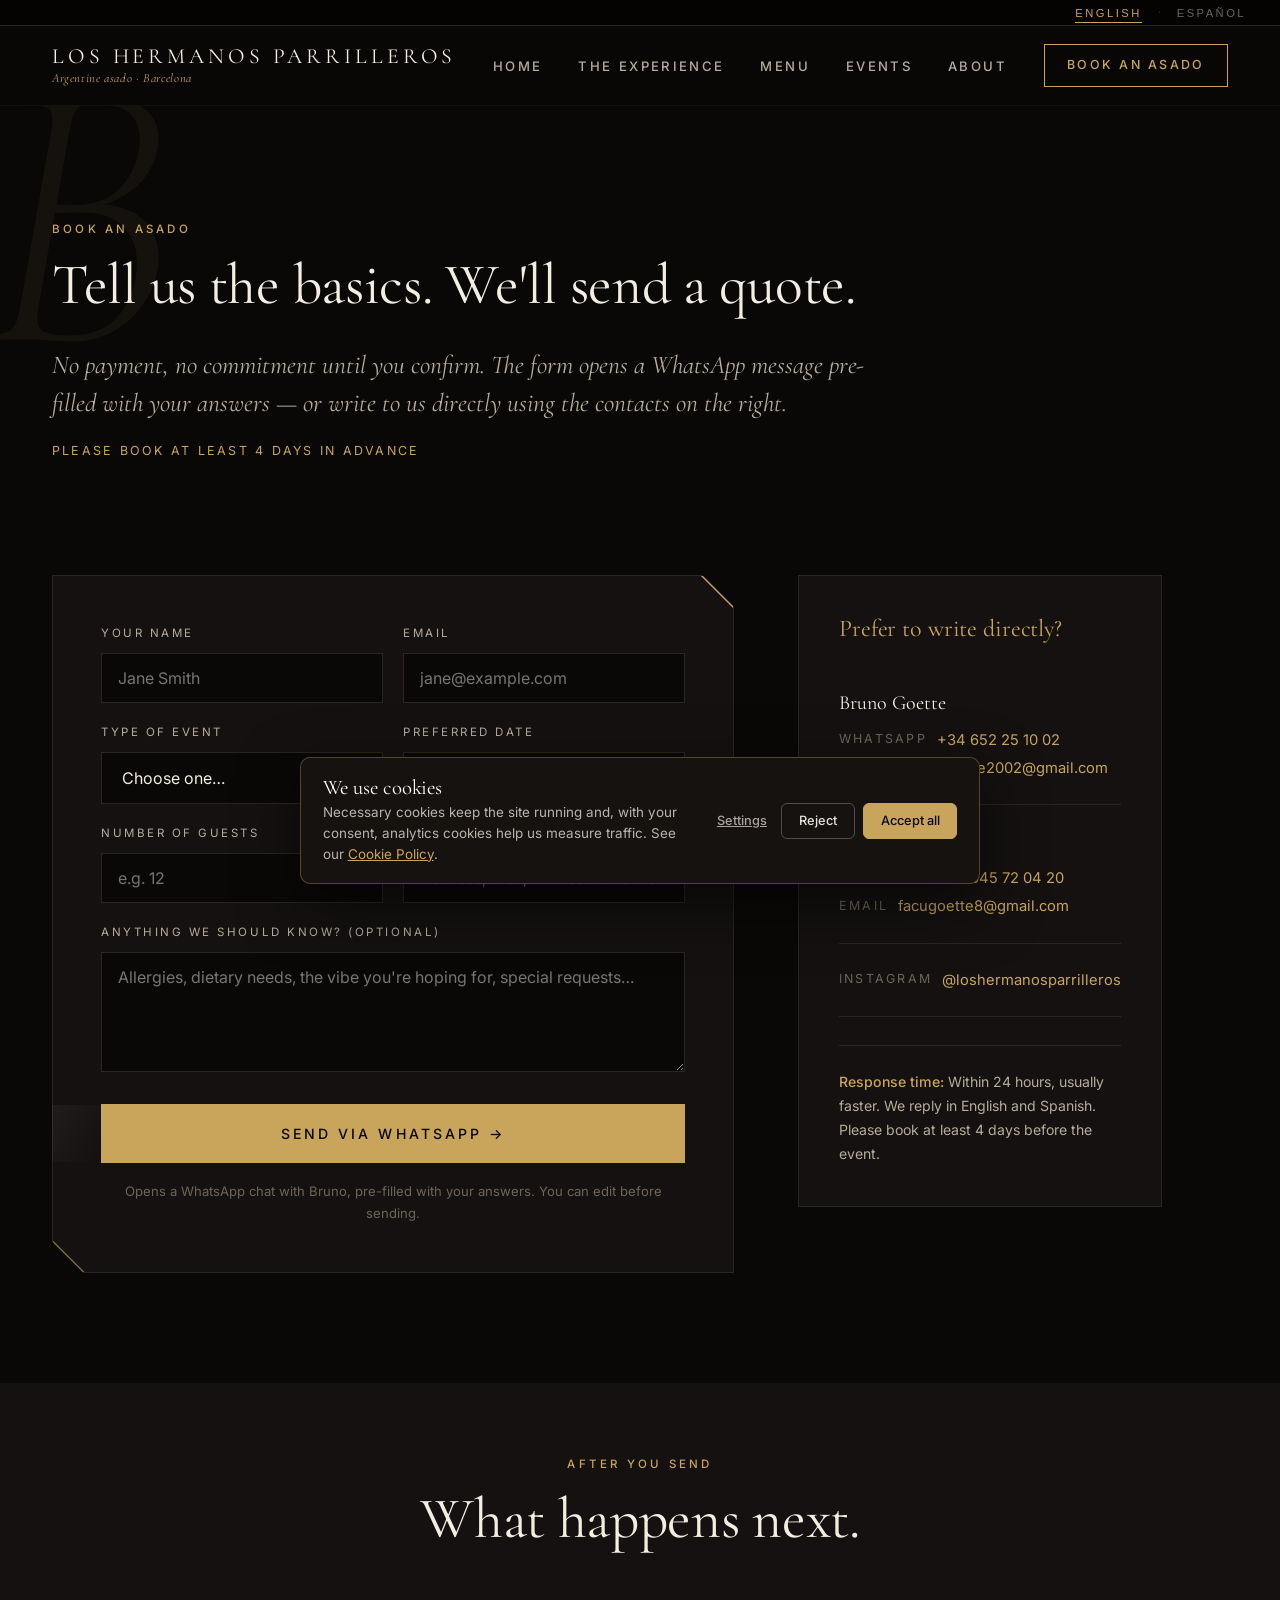
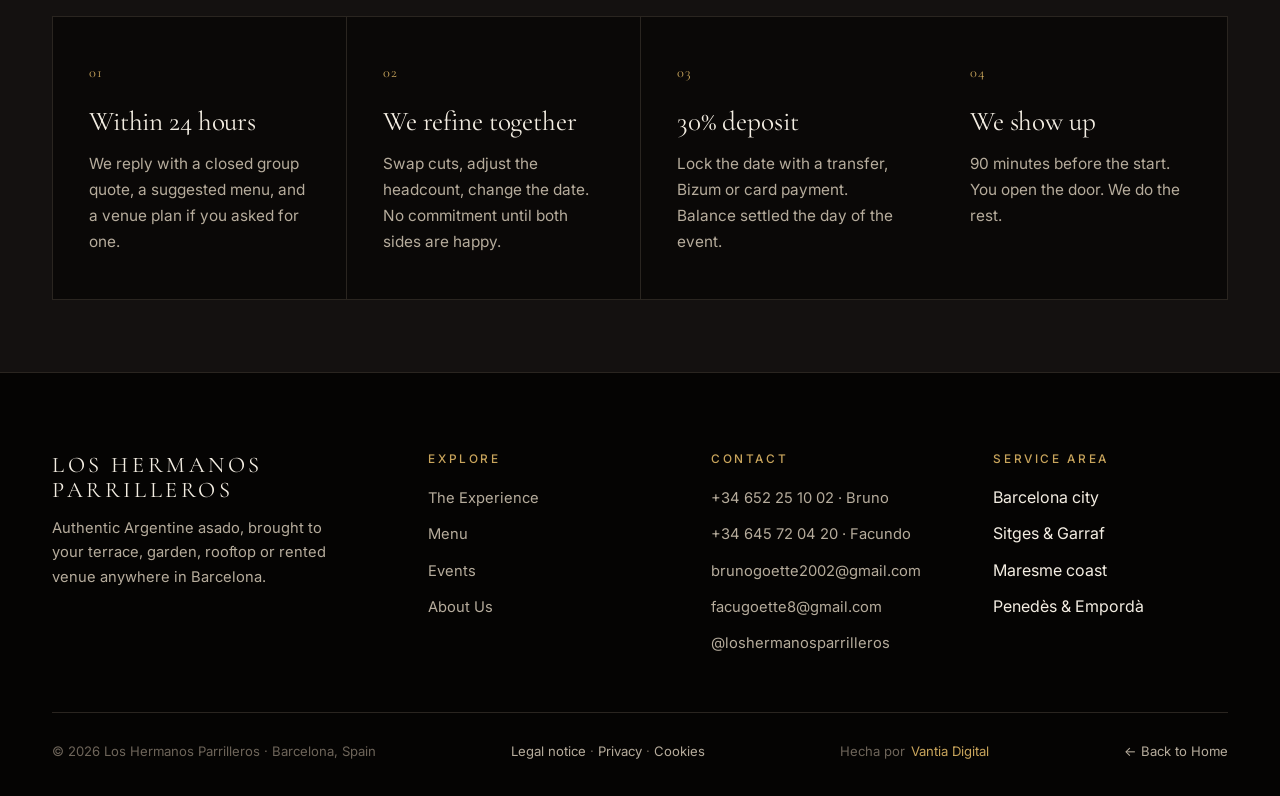
<file: book.html>
<!DOCTYPE html>
<html lang="en">
<head>
    <meta charset="UTF-8" />
    <meta name="viewport" content="width=device-width, initial-scale=1.0" />
    <title>Book an Asado — Los Hermanos Parrilleros</title>
    <meta name="description" content="Request a quote for an Argentine asado in Barcelona. Send your date, headcount and location — we reply within 24 hours." />
    <meta name="theme-color" content="#0a0807" />

    <link rel="preconnect" href="https://fonts.googleapis.com" />
    <link rel="preconnect" href="https://fonts.gstatic.com" crossorigin />
    <link href="https://fonts.googleapis.com/css2?family=Cormorant+Garamond:ital,wght@0,300;0,400;0,500;0,600;1,300;1,400&family=Inter:wght@300;400;500;600&display=swap" rel="stylesheet" />
    <link rel="stylesheet" href="assets/styles.css?v=2" />
    <!-- Consent Mode v2 + GTM -->
    <script src="assets/consent.js?v=1"></script>
    <!-- Google Tag Manager -->
    <script>(function(w,d,s,l,i){w[l]=w[l]||[];w[l].push({'gtm.start':new Date().getTime(),event:'gtm.js'});var f=d.getElementsByTagName(s)[0],j=d.createElement(s),dl=l!='dataLayer'?'&l='+l:'';j.async=true;j.src='https://www.googletagmanager.com/gtm.js?id='+i+dl;f.parentNode.insertBefore(j,f);})(window,document,'script','dataLayer','GTM-KTJMHHCS');</script>
    <!-- End Google Tag Manager -->
</head>
<body>
    <!-- Google Tag Manager (noscript) -->
    <noscript><iframe src="https://www.googletagmanager.com/ns.html?id=GTM-KTJMHHCS" height="0" width="0" style="display:none;visibility:hidden"></iframe></noscript>
    <!-- End Google Tag Manager (noscript) -->

    <!-- LANGUAGE BAR -->
    <div class="lang-bar" role="group" aria-label="Language">
        <button class="lang-opt" data-set-lang="en" type="button">English</button>
        <span class="sep" aria-hidden="true">·</span>
        <button class="lang-opt" data-set-lang="es" type="button">Español</button>
    </div>

    <nav class="site-nav">
        <div class="nav-inner">
            <a href="index.html" class="brand">
                <span class="brand-mark">Los Hermanos Parrilleros</span>
                <span class="brand-sub"><span data-lang="en">Argentine asado · Barcelona</span><span data-lang="es">Asado argentino · Barcelona</span></span>
            </a>
            <ul class="nav-links">
                <li><a href="index.html"><span data-lang="en">Home</span><span data-lang="es">Inicio</span></a></li>
                <li><a href="experience.html"><span data-lang="en">The Experience</span><span data-lang="es">La Experiencia</span></a></li>
                <li><a href="menu.html"><span data-lang="en">Menu</span><span data-lang="es">Menú</span></a></li>
                <li><a href="events.html"><span data-lang="en">Events</span><span data-lang="es">Eventos</span></a></li>
                <li><a href="about.html"><span data-lang="en">About</span><span data-lang="es">Nosotros</span></a></li>
            </ul>
            <a href="book.html" class="nav-cta"><span data-lang="en">Book an Asado</span><span data-lang="es">Reservar Asado</span></a>
            <button class="menu-toggle" aria-label="Open menu"><span></span><span></span><span></span></button>
        </div>
    </nav>

    <div class="nav-spacer"></div>

    <!-- INTRO -->
    <section style="padding-bottom: 50px; position: relative; overflow: hidden;">
        <span class="deco-numeral tl" aria-hidden="true">B</span>
        <div class="container" style="position: relative; z-index: 1;">
            <div class="section-head reveal" style="max-width: 820px;">
                <span class="eyebrow"><span data-lang="en">Book an asado</span><span data-lang="es">Reservar un asado</span></span>
                <h2>
                    <span data-lang="en">Tell us the basics. We'll send a quote.</span>
                    <span data-lang="es">Contanos lo básico. Te mandamos presupuesto.</span>
                </h2>
                <p class="lead" style="margin-top: 28px;">
                    <span data-lang="en">No payment, no commitment until you confirm. The form opens a WhatsApp message pre-filled with your answers — or write to us directly using the contacts on the right.</span>
                    <span data-lang="es">Sin pago, sin compromiso hasta que confirmes. El formulario abre un WhatsApp con tus respuestas — o escribinos directo a los contactos de la derecha.</span>
                </p>
                <p style="margin-top: 18px; color: var(--gold); font-family: var(--sans); font-size: 0.78rem; letter-spacing: 0.18em; text-transform: uppercase;">
                    <span data-lang="en">Please book at least 4 days in advance</span><span data-lang="es">Reservá con un mínimo de 4 días de anticipación</span>
                </p>
            </div>
        </div>
    </section>

    <!-- BOOKING -->
    <section style="padding-top: 0;">
        <div class="container">
            <div class="booking-grid reveal">

                <!-- FORM -->
                <form id="booking-form" class="booking-form cut" data-phone="34652251002" autocomplete="on">
                    <div class="form-row">
                        <div class="field">
                            <label for="name"><span data-lang="en">Your name</span><span data-lang="es">Tu nombre</span></label>
                            <input type="text" id="name" name="name" required placeholder="Jane Smith" />
                        </div>
                        <div class="field">
                            <label for="email"><span data-lang="en">Email</span><span data-lang="es">Email</span></label>
                            <input type="email" id="email" name="email" required placeholder="jane@example.com" />
                        </div>
                    </div>

                    <div class="form-row">
                        <div class="field">
                            <label for="event_type"><span data-lang="en">Type of event</span><span data-lang="es">Tipo de evento</span></label>
                            <select id="event_type" name="event_type" required>
                                <option value="" data-en="Choose one…" data-es="Elegí uno…">Choose one…</option>
                                <option value="Home or rental" data-en="Home or rental" data-es="Casa o alquiler">Home or rental</option>
                                <option value="Birthday" data-en="Birthday" data-es="Cumpleaños">Birthday</option>
                                <option value="Bachelor / bachelorette" data-en="Bachelor / bachelorette" data-es="Despedida de soltero/a">Bachelor / bachelorette</option>
                                <option value="Wedding" data-en="Wedding" data-es="Boda">Wedding</option>
                                <option value="Corporate retreat" data-en="Corporate retreat" data-es="Evento de empresa">Corporate retreat</option>
                                <option value="Private dinner" data-en="Private dinner" data-es="Cena privada">Private dinner</option>
                                <option value="Other" data-en="Other" data-es="Otro">Other</option>
                            </select>
                        </div>
                        <div class="field">
                            <label for="date"><span data-lang="en">Preferred date</span><span data-lang="es">Fecha preferida</span></label>
                            <input type="date" id="date" name="date" required />
                        </div>
                    </div>

                    <div class="form-row">
                        <div class="field">
                            <label for="guests"><span data-lang="en">Number of guests</span><span data-lang="es">Cantidad de personas</span></label>
                            <input type="number" id="guests" name="guests" min="2" max="100" required placeholder="e.g. 12" />
                        </div>
                        <div class="field">
                            <label for="place"><span data-lang="en">Location</span><span data-lang="es">Lugar</span></label>
                            <input type="text" id="place" name="place" required data-en-placeholder='Address, area, or "need a venue"' data-es-placeholder='Dirección, zona, o "necesito lugar"' placeholder='Address, area, or "need a venue"' />
                        </div>
                    </div>

                    <div class="form-row">
                        <div class="field full">
                            <label for="message"><span data-lang="en">Anything we should know? (optional)</span><span data-lang="es">¿Algo que tengamos que saber? (opcional)</span></label>
                            <textarea id="message" name="message" data-en-placeholder="Allergies, dietary needs, the vibe you're hoping for, special requests…" data-es-placeholder="Alergias, restricciones, la vibra que querés, pedidos especiales…" placeholder="Allergies, dietary needs, the vibe you're hoping for, special requests…"></textarea>
                        </div>
                    </div>

                    <span class="magnet" style="display: block;">
                        <button type="submit" class="btn btn-primary btn-large form-submit sweep">
                            <span data-lang="en">Send via WhatsApp →</span><span data-lang="es">Enviar por WhatsApp →</span>
                        </button>
                    </span>

                    <p style="margin-top: 18px; font-size: 0.82rem; color: var(--ink-mute); text-align: center;">
                        <span data-lang="en">Opens a WhatsApp chat with Bruno, pre-filled with your answers. You can edit before sending.</span>
                        <span data-lang="es">Abre un WhatsApp con Bruno, con tus respuestas ya escritas. Lo podés editar antes de enviar.</span>
                    </p>
                </form>

                <!-- DIRECT CONTACT -->
                <aside class="contact-card">
                    <h3><span data-lang="en">Prefer to write directly?</span><span data-lang="es">¿Preferís escribir directo?</span></h3>

                    <div class="contact-person">
                        <div class="name">Bruno Goette</div>
                        <div class="line">
                            <span style="color: var(--ink-mute); font-size: 0.78rem; letter-spacing: 0.18em;">WHATSAPP</span>
                            <a href="https://wa.me/34652251002" target="_blank" rel="noopener">+34 652 25 10 02</a>
                        </div>
                        <div class="line">
                            <span style="color: var(--ink-mute); font-size: 0.78rem; letter-spacing: 0.18em;">EMAIL</span>
                            <a href="mailto:brunogoette2002@gmail.com">brunogoette2002@gmail.com</a>
                        </div>
                    </div>

                    <div class="contact-person">
                        <div class="name">Facundo Goette</div>
                        <div class="line">
                            <span style="color: var(--ink-mute); font-size: 0.78rem; letter-spacing: 0.18em;">WHATSAPP</span>
                            <a href="https://wa.me/34645720420" target="_blank" rel="noopener">+34 645 72 04 20</a>
                        </div>
                        <div class="line">
                            <span style="color: var(--ink-mute); font-size: 0.78rem; letter-spacing: 0.18em;">EMAIL</span>
                            <a href="mailto:facugoette8@gmail.com">facugoette8@gmail.com</a>
                        </div>
                    </div>

                    <div class="contact-person">
                        <div class="line">
                            <span style="color: var(--ink-mute); font-size: 0.78rem; letter-spacing: 0.18em;">INSTAGRAM</span>
                            <a href="https://www.instagram.com/loshermanosparrilleros" target="_blank" rel="noopener">@loshermanosparrilleros</a>
                        </div>
                    </div>

                    <div style="margin-top: 28px; padding-top: 24px; border-top: 1px solid var(--line); font-size: 0.88rem; color: var(--ink-soft); line-height: 1.7;">
                        <strong style="color: var(--gold); font-weight: 500;"><span data-lang="en">Response time:</span><span data-lang="es">Respuesta:</span></strong>
                        <span data-lang="en">Within 24 hours, usually faster. We reply in English and Spanish. Please book at least 4 days before the event.</span>
                        <span data-lang="es">En menos de 24 horas, normalmente más rápido. Respondemos en inglés y español. Reservá con un mínimo de 4 días de anticipación.</span>
                    </div>
                </aside>

            </div>
        </div>
    </section>

    <!-- WHAT HAPPENS NEXT -->
    <section class="stat-strip">
        <div class="container">
            <div class="section-head center reveal">
                <span class="eyebrow center"><span data-lang="en">After you send</span><span data-lang="es">Después de enviar</span></span>
                <h2>
                    <span data-lang="en">What happens next.</span>
                    <span data-lang="es">Qué pasa después.</span>
                </h2>
            </div>

            <div class="feature-grid reveal">
                <div class="feature tilt">
                    <div class="feature-num">01</div>
                    <h3><span data-lang="en">Within 24 hours</span><span data-lang="es">En 24 horas</span></h3>
                    <p>
                        <span data-lang="en">We reply with a closed group quote, a suggested menu, and a venue plan if you asked for one.</span>
                        <span data-lang="es">Te respondemos con un precio cerrado para el grupo, menú sugerido, y plan de lugar si lo pediste.</span>
                    </p>
                </div>
                <div class="feature tilt">
                    <div class="feature-num">02</div>
                    <h3><span data-lang="en">We refine together</span><span data-lang="es">Lo afinamos juntos</span></h3>
                    <p>
                        <span data-lang="en">Swap cuts, adjust the headcount, change the date. No commitment until both sides are happy.</span>
                        <span data-lang="es">Cambiamos cortes, ajustamos cantidad, modificamos fecha. Sin compromiso hasta que los dos estemos contentos.</span>
                    </p>
                </div>
                <div class="feature tilt">
                    <div class="feature-num">03</div>
                    <h3><span data-lang="en">30% deposit</span><span data-lang="es">30% de seña</span></h3>
                    <p>
                        <span data-lang="en">Lock the date with a transfer, Bizum or card payment. Balance settled the day of the event.</span>
                        <span data-lang="es">Reservás la fecha con transferencia, Bizum o tarjeta. El resto se paga el día del evento.</span>
                    </p>
                </div>
                <div class="feature tilt">
                    <div class="feature-num">04</div>
                    <h3><span data-lang="en">We show up</span><span data-lang="es">Llegamos nosotros</span></h3>
                    <p>
                        <span data-lang="en">90 minutes before the start. You open the door. We do the rest.</span>
                        <span data-lang="es">90 minutos antes. Vos abrís la puerta. Del resto nos encargamos.</span>
                    </p>
                </div>
            </div>
        </div>
    </section>

    <!-- FOOTER -->
    <footer class="site-footer">
        <div class="container">
            <div class="footer-grid">
                <div class="footer-brand">
                    <h4>Los Hermanos Parrilleros</h4>
                    <p>
                        <span data-lang="en">Authentic Argentine asado, brought to your terrace, garden, rooftop or rented venue anywhere in Barcelona.</span>
                        <span data-lang="es">Asado argentino auténtico, llevado a tu terraza, jardín, azotea o lugar reservado en cualquier punto de Barcelona.</span>
                    </p>
                </div>
                <div class="footer-col">
                    <h5><span data-lang="en">Explore</span><span data-lang="es">Explorar</span></h5>
                    <ul>
                        <li><a href="experience.html"><span data-lang="en">The Experience</span><span data-lang="es">La Experiencia</span></a></li>
                        <li><a href="menu.html"><span data-lang="en">Menu</span><span data-lang="es">Menú</span></a></li>
                        <li><a href="events.html"><span data-lang="en">Events</span><span data-lang="es">Eventos</span></a></li>
                        <li><a href="about.html"><span data-lang="en">About Us</span><span data-lang="es">Nosotros</span></a></li>
                    </ul>
                </div>
                <div class="footer-col">
                    <h5><span data-lang="en">Contact</span><span data-lang="es">Contacto</span></h5>
                    <ul>
                        <li><a href="https://wa.me/34652251002" target="_blank" rel="noopener">+34 652 25 10 02 · Bruno</a></li>
                        <li><a href="https://wa.me/34645720420" target="_blank" rel="noopener">+34 645 72 04 20 · Facundo</a></li>
                        <li><a href="mailto:brunogoette2002@gmail.com">brunogoette2002@gmail.com</a></li>
                        <li><a href="mailto:facugoette8@gmail.com">facugoette8@gmail.com</a></li>
                        <li><a href="https://www.instagram.com/loshermanosparrilleros" target="_blank" rel="noopener">@loshermanosparrilleros</a></li>
                    </ul>
                </div>
                <div class="footer-col">
                    <h5><span data-lang="en">Service area</span><span data-lang="es">Zona de servicio</span></h5>
                    <ul>
                        <li><span data-lang="en">Barcelona city</span><span data-lang="es">Barcelona ciudad</span></li>
                        <li>Sitges &amp; Garraf</li>
                        <li><span data-lang="en">Maresme coast</span><span data-lang="es">Costa del Maresme</span></li>
                        <li>Penedès &amp; Empordà</li>
                    </ul>
                </div>
            </div>
            <div class="footer-bottom">
                <span>© 2026 Los Hermanos Parrilleros · Barcelona, <span data-lang="en">Spain</span><span data-lang="es">España</span></span>
                <span class="legal-links"><a href="aviso-legal.html"><span data-lang="en">Legal notice</span><span data-lang="es">Aviso legal</span></a> · <a href="privacidad.html"><span data-lang="en">Privacy</span><span data-lang="es">Privacidad</span></a> · <a href="cookies.html">Cookies</a></span>
                <span class="credit">Hecha por <a href="https://vantia.digital" target="_blank" rel="noopener">Vantia Digital</a></span>
                <span><a href="index.html"><span data-lang="en">← Back to Home</span><span data-lang="es">← Volver al inicio</span></a></span>
            </div>
        </div>
    </footer>

    <script src="assets/app.js?v=2"></script>
    <script src="assets/consent-banner.js?v=1"></script>
    <script src="assets/analytics-events.js?v=1"></script>
</body>
</html>
</file>
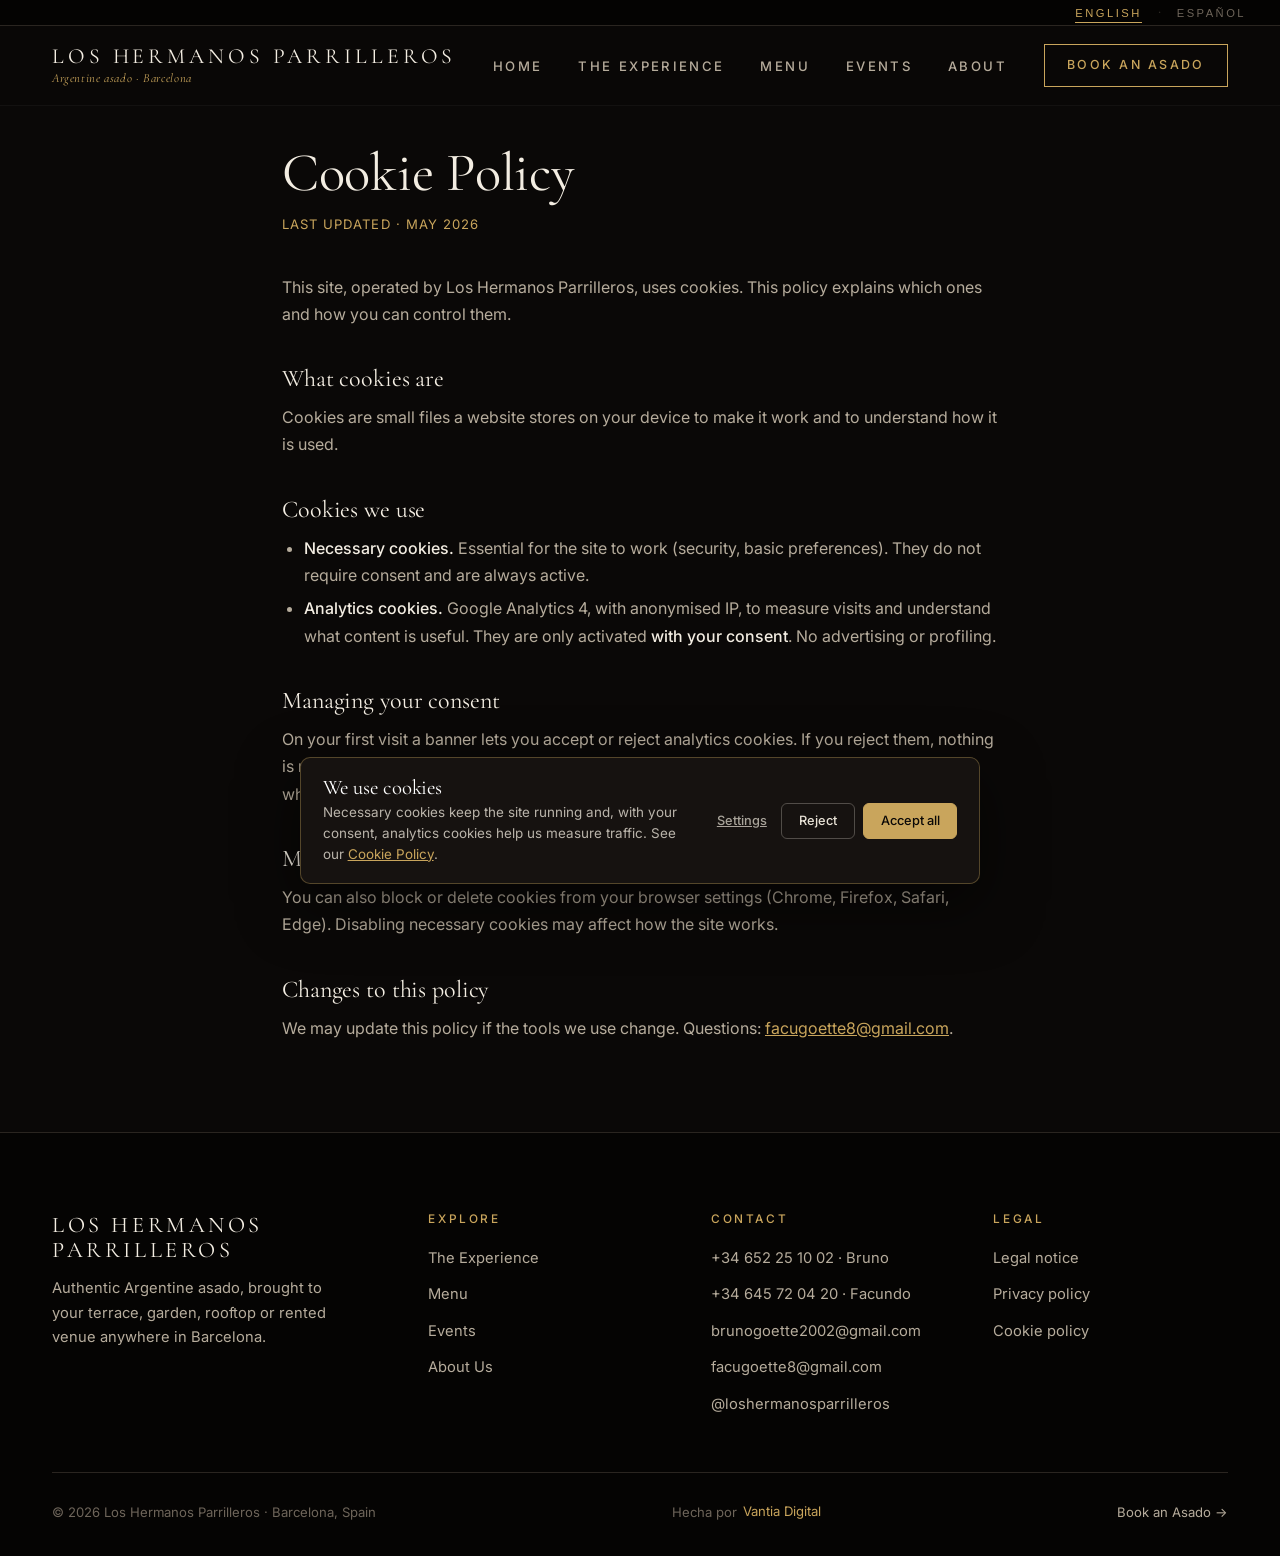
<file: cookies.html>
<!DOCTYPE html>
<html lang="en">
<head>
    <meta charset="UTF-8" />
    <meta name="viewport" content="width=device-width, initial-scale=1.0" />
    <title>Cookie Policy — Los Hermanos Parrilleros</title>
    <meta name="description" content="Cookie policy — Los Hermanos Parrilleros." />
    <meta name="theme-color" content="#0a0807" />
    <meta name="robots" content="noindex" />

    <link rel="preconnect" href="https://fonts.googleapis.com" />
    <link rel="preconnect" href="https://fonts.gstatic.com" crossorigin />
    <link href="https://fonts.googleapis.com/css2?family=Cormorant+Garamond:ital,wght@0,300;0,400;0,500;0,600;1,300;1,400&family=Inter:wght@300;400;500;600&display=swap" rel="stylesheet" />
    <link rel="stylesheet" href="assets/styles.css?v=2" />
    <style>
      .legal-doc{padding:40px 0 90px;}
      .legal-doc .container{max-width:780px;}
      .legal-doc h1{font-family:'Cormorant Garamond',serif;font-size:clamp(2.2rem,5vw,3.4rem);
        color:var(--ink);margin-bottom:10px;}
      .legal-doc .legal-updated{color:var(--gold);font-size:.82rem;letter-spacing:.08em;
        text-transform:uppercase;margin-bottom:38px;}
      .legal-doc h2{font-family:'Cormorant Garamond',serif;font-size:1.5rem;color:var(--ink);
        margin:38px 0 12px;}
      .legal-doc p,.legal-doc li{color:var(--ink-soft);font-size:1rem;line-height:1.7;}
      .legal-doc ul{margin:10px 0 10px 22px;}
      .legal-doc li{margin-bottom:6px;}
      .legal-doc a{color:var(--gold);text-decoration:underline;}
      .legal-doc strong{color:var(--ink);font-weight:500;}
    </style>
    <!-- Consent Mode v2 + GTM -->
    <script src="assets/consent.js?v=1"></script>
    <!-- Google Tag Manager -->
    <script>(function(w,d,s,l,i){w[l]=w[l]||[];w[l].push({'gtm.start':new Date().getTime(),event:'gtm.js'});var f=d.getElementsByTagName(s)[0],j=d.createElement(s),dl=l!='dataLayer'?'&l='+l:'';j.async=true;j.src='https://www.googletagmanager.com/gtm.js?id='+i+dl;f.parentNode.insertBefore(j,f);})(window,document,'script','dataLayer','GTM-KTJMHHCS');</script>
    <!-- End Google Tag Manager -->
</head>
<body>
    <!-- Google Tag Manager (noscript) -->
    <noscript><iframe src="https://www.googletagmanager.com/ns.html?id=GTM-KTJMHHCS" height="0" width="0" style="display:none;visibility:hidden"></iframe></noscript>
    <!-- End Google Tag Manager (noscript) -->

    <div class="lang-bar" role="group" aria-label="Language">
        <button class="lang-opt" data-set-lang="en" type="button">English</button>
        <span class="sep" aria-hidden="true">·</span>
        <button class="lang-opt" data-set-lang="es" type="button">Español</button>
    </div>

    <nav class="site-nav">
        <div class="nav-inner">
            <a href="index.html" class="brand">
                <span class="brand-mark">Los Hermanos Parrilleros</span>
                <span class="brand-sub"><span data-lang="en">Argentine asado · Barcelona</span><span data-lang="es">Asado argentino · Barcelona</span></span>
            </a>
            <ul class="nav-links">
                <li><a href="index.html"><span data-lang="en">Home</span><span data-lang="es">Inicio</span></a></li>
                <li><a href="experience.html"><span data-lang="en">The Experience</span><span data-lang="es">La Experiencia</span></a></li>
                <li><a href="menu.html"><span data-lang="en">Menu</span><span data-lang="es">Menú</span></a></li>
                <li><a href="events.html"><span data-lang="en">Events</span><span data-lang="es">Eventos</span></a></li>
                <li><a href="about.html"><span data-lang="en">About</span><span data-lang="es">Nosotros</span></a></li>
            </ul>
            <a href="book.html" class="nav-cta"><span data-lang="en">Book an Asado</span><span data-lang="es">Reservar Asado</span></a>
            <button class="menu-toggle" aria-label="Open menu"><span></span><span></span><span></span></button>
        </div>
    </nav>

    <div class="nav-spacer"></div>

    <section class="legal-doc">
        <div class="container">
            <h1><span data-lang="en">Cookie Policy</span><span data-lang="es">Política de Cookies</span></h1>
            <div class="legal-updated"><span data-lang="en">Last updated · May 2026</span><span data-lang="es">Última actualización · Mayo 2026</span></div>

            <p><span data-lang="en">This site, operated by Los Hermanos Parrilleros, uses cookies. This policy explains which ones and how you can control them.</span><span data-lang="es">Este sitio, gestionado por Los Hermanos Parrilleros, usa cookies. Esta política explica cuáles y cómo podés controlarlas.</span></p>

            <h2><span data-lang="en">What cookies are</span><span data-lang="es">Qué son las cookies</span></h2>
            <p><span data-lang="en">Cookies are small files a website stores on your device to make it work and to understand how it is used.</span><span data-lang="es">Las cookies son pequeños archivos que un sitio web guarda en tu dispositivo para funcionar y para entender cómo se usa.</span></p>

            <h2><span data-lang="en">Cookies we use</span><span data-lang="es">Cookies que usamos</span></h2>
            <ul>
                <li><span data-lang="en"><strong>Necessary cookies.</strong> Essential for the site to work (security, basic preferences). They do not require consent and are always active.</span><span data-lang="es"><strong>Cookies necesarias.</strong> Imprescindibles para que el sitio funcione (seguridad, preferencias básicas). No requieren consentimiento y están siempre activas.</span></li>
                <li><span data-lang="en"><strong>Analytics cookies.</strong> Google Analytics 4, with anonymised IP, to measure visits and understand what content is useful. They are only activated <strong>with your consent</strong>. No advertising or profiling.</span><span data-lang="es"><strong>Cookies analíticas.</strong> Google Analytics 4, con IP anonimizada, para medir las visitas y entender qué contenido es útil. Solo se activan <strong>con tu consentimiento</strong>. Sin publicidad ni perfilado.</span></li>
            </ul>

            <h2><span data-lang="en">Managing your consent</span><span data-lang="es">Gestionar tu consentimiento</span></h2>
            <p><span data-lang="en">On your first visit a banner lets you accept or reject analytics cookies. If you reject them, nothing is measured. You can change your choice anytime by clearing this site's data in your browser, which makes the banner appear again.</span><span data-lang="es">En tu primera visita, un banner te permite aceptar o rechazar las cookies analíticas. Si las rechazás, no se mide nada. Podés cambiar tu elección cuando quieras borrando los datos de este sitio en tu navegador, lo que hace que el banner vuelva a aparecer.</span></p>

            <h2><span data-lang="en">Managing cookies in your browser</span><span data-lang="es">Gestionar cookies en el navegador</span></h2>
            <p><span data-lang="en">You can also block or delete cookies from your browser settings (Chrome, Firefox, Safari, Edge). Disabling necessary cookies may affect how the site works.</span><span data-lang="es">También podés bloquear o borrar cookies desde la configuración de tu navegador (Chrome, Firefox, Safari, Edge). Desactivar las cookies necesarias puede afectar el funcionamiento del sitio.</span></p>

            <h2><span data-lang="en">Changes to this policy</span><span data-lang="es">Cambios en esta política</span></h2>
            <p><span data-lang="en">We may update this policy if the tools we use change. Questions: <a href="mailto:facugoette8@gmail.com">facugoette8@gmail.com</a>.</span><span data-lang="es">Podemos actualizar esta política si cambian las herramientas que usamos. Consultas: <a href="mailto:facugoette8@gmail.com">facugoette8@gmail.com</a>.</span></p>
        </div>
    </section>

    <footer class="site-footer">
        <div class="container">
            <div class="footer-grid">
                <div class="footer-brand">
                    <h4>Los Hermanos Parrilleros</h4>
                    <p>
                        <span data-lang="en">Authentic Argentine asado, brought to your terrace, garden, rooftop or rented venue anywhere in Barcelona.</span>
                        <span data-lang="es">Asado argentino auténtico, llevado a tu terraza, jardín, azotea o lugar reservado en cualquier punto de Barcelona.</span>
                    </p>
                </div>
                <div class="footer-col">
                    <h5><span data-lang="en">Explore</span><span data-lang="es">Explorar</span></h5>
                    <ul>
                        <li><a href="experience.html"><span data-lang="en">The Experience</span><span data-lang="es">La Experiencia</span></a></li>
                        <li><a href="menu.html"><span data-lang="en">Menu</span><span data-lang="es">Menú</span></a></li>
                        <li><a href="events.html"><span data-lang="en">Events</span><span data-lang="es">Eventos</span></a></li>
                        <li><a href="about.html"><span data-lang="en">About Us</span><span data-lang="es">Nosotros</span></a></li>
                    </ul>
                </div>
                <div class="footer-col">
                    <h5><span data-lang="en">Contact</span><span data-lang="es">Contacto</span></h5>
                    <ul>
                        <li><a href="https://wa.me/34652251002" target="_blank" rel="noopener">+34 652 25 10 02 · Bruno</a></li>
                        <li><a href="https://wa.me/34645720420" target="_blank" rel="noopener">+34 645 72 04 20 · Facundo</a></li>
                        <li><a href="mailto:brunogoette2002@gmail.com">brunogoette2002@gmail.com</a></li>
                        <li><a href="mailto:facugoette8@gmail.com">facugoette8@gmail.com</a></li>
                        <li><a href="https://www.instagram.com/loshermanosparrilleros" target="_blank" rel="noopener">@loshermanosparrilleros</a></li>
                    </ul>
                </div>
                <div class="footer-col">
                    <h5><span data-lang="en">Legal</span><span data-lang="es">Legal</span></h5>
                    <ul>
                        <li><a href="aviso-legal.html"><span data-lang="en">Legal notice</span><span data-lang="es">Aviso legal</span></a></li>
                        <li><a href="privacidad.html"><span data-lang="en">Privacy policy</span><span data-lang="es">Política de privacidad</span></a></li>
                        <li><a href="cookies.html"><span data-lang="en">Cookie policy</span><span data-lang="es">Política de cookies</span></a></li>
                    </ul>
                </div>
            </div>
            <div class="footer-bottom">
                <span>© 2026 Los Hermanos Parrilleros · Barcelona, <span data-lang="en">Spain</span><span data-lang="es">España</span></span>
                <span class="credit">Hecha por <a href="https://vantia.digital" target="_blank" rel="noopener">Vantia Digital</a></span>
                <span><a href="book.html"><span data-lang="en">Book an Asado →</span><span data-lang="es">Reservar Asado →</span></a></span>
            </div>
        </div>
    </footer>

    <script src="assets/app.js?v=2"></script>
    <script src="assets/consent-banner.js?v=1"></script>
    <script src="assets/analytics-events.js?v=1"></script>
</body>
</html>
</file>
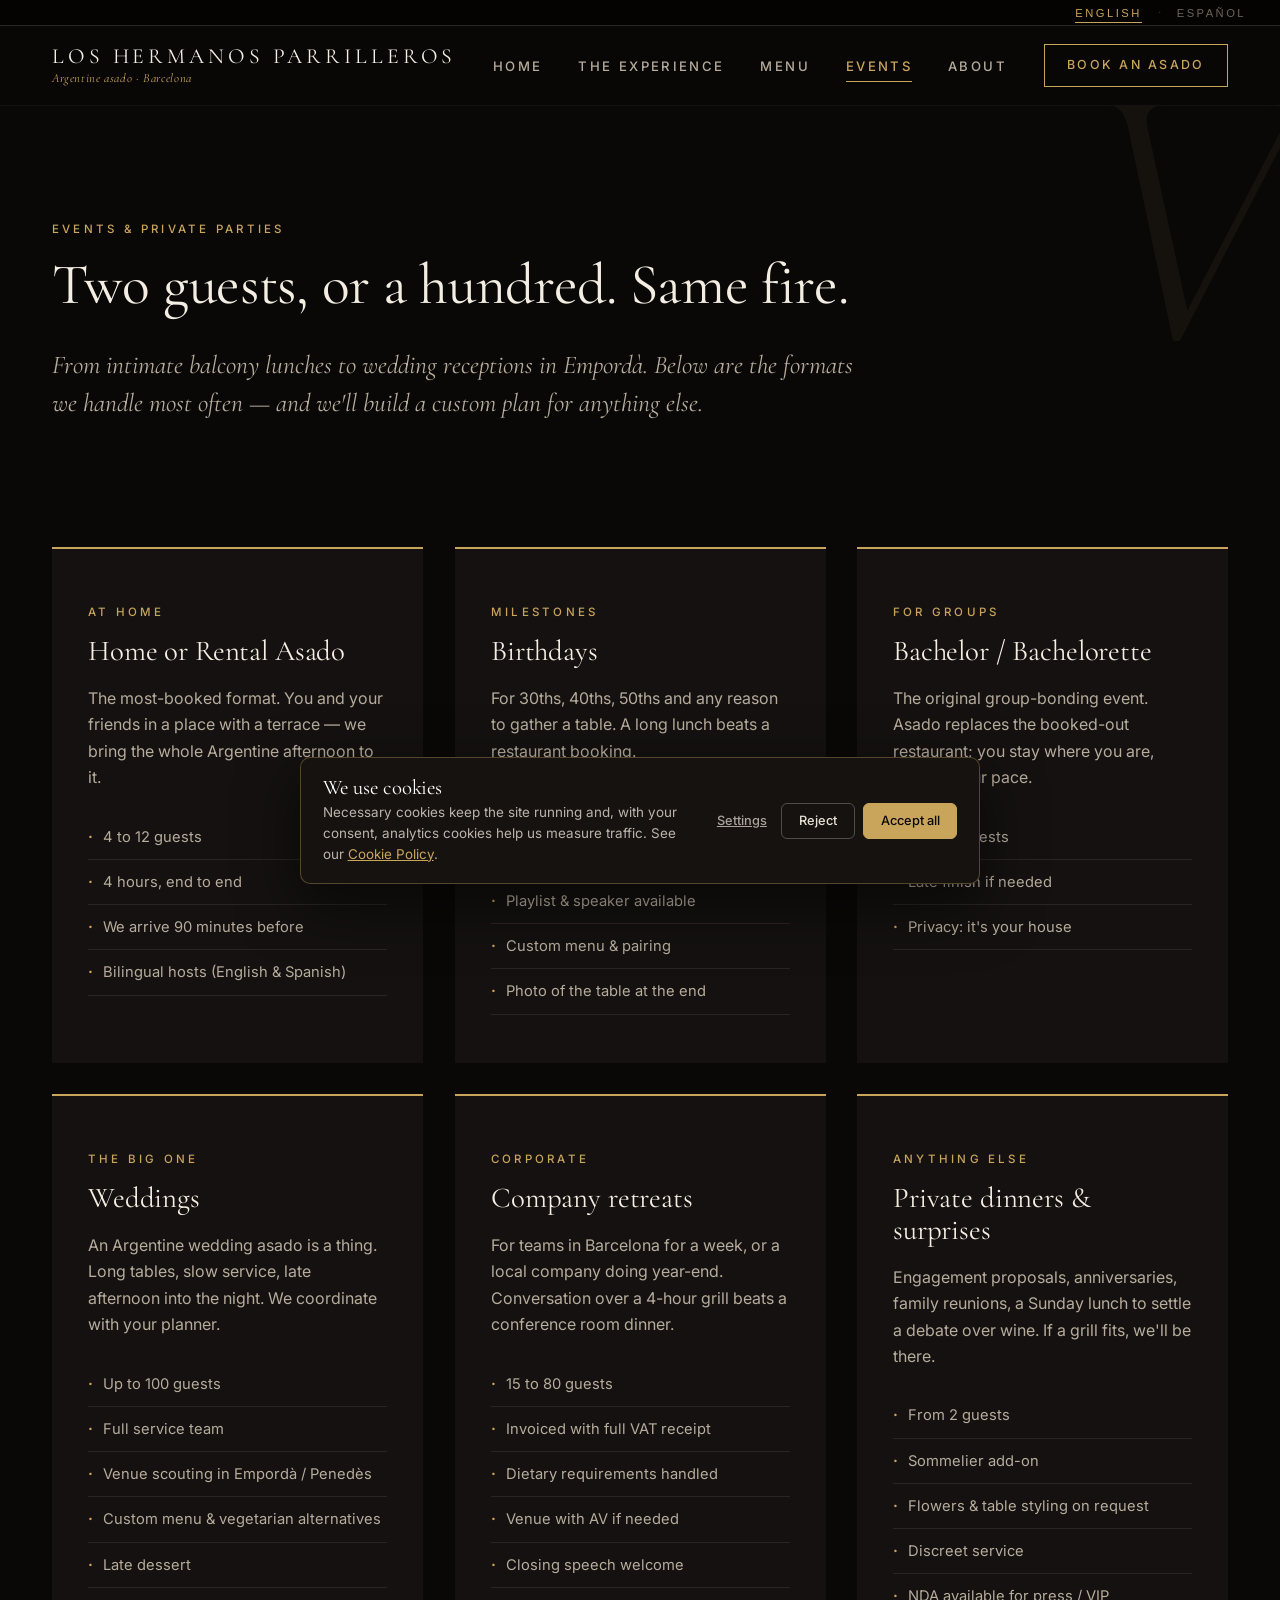
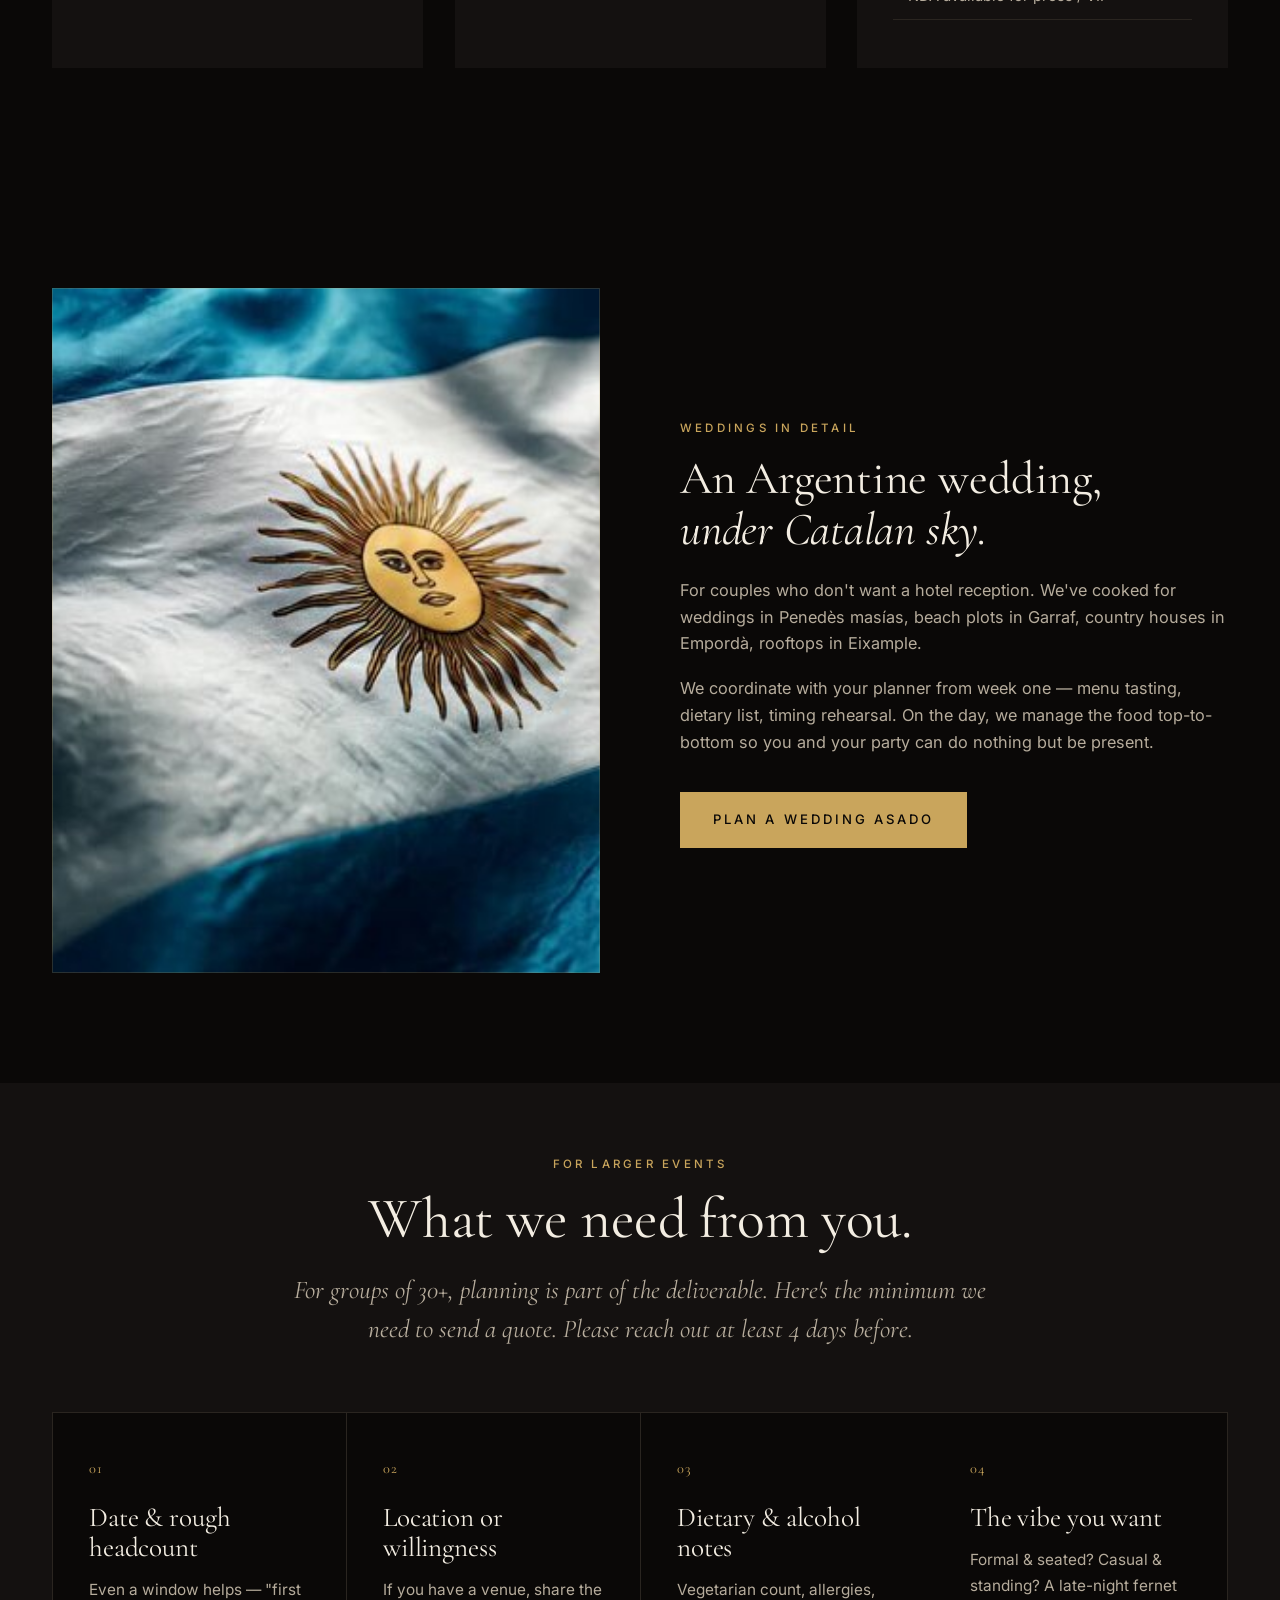
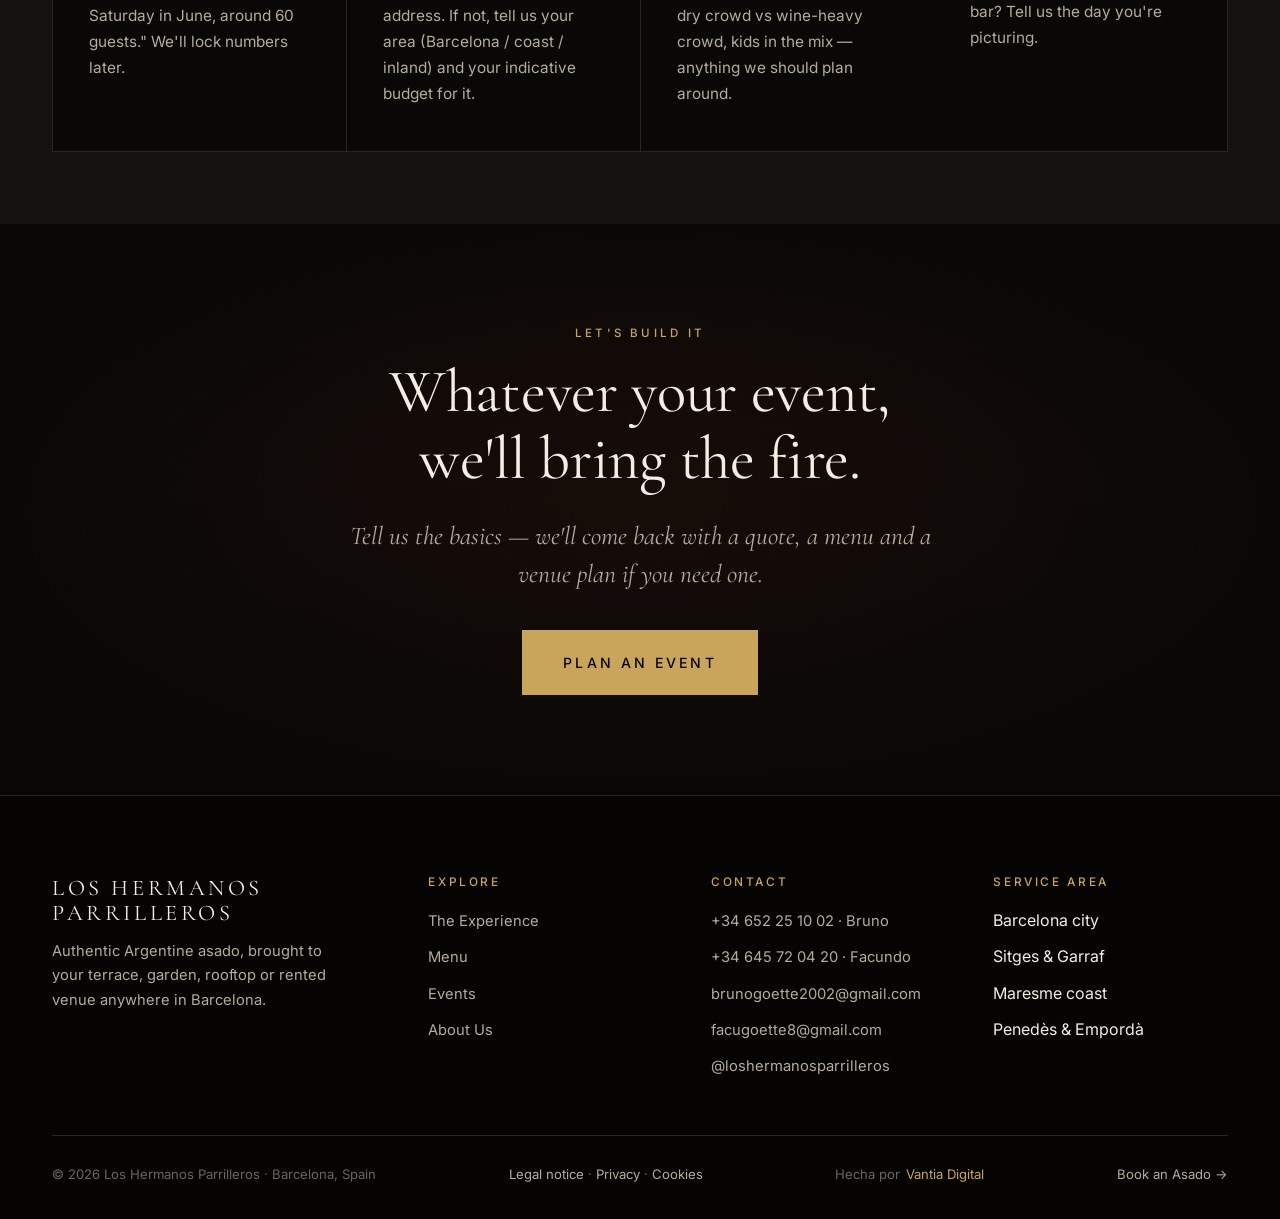
<file: events.html>
<!DOCTYPE html>
<html lang="en">
<head>
    <meta charset="UTF-8" />
    <meta name="viewport" content="width=device-width, initial-scale=1.0" />
    <title>Events — Los Hermanos Parrilleros</title>
    <meta name="description" content="Argentine asado catering for weddings, birthdays, bachelor parties, corporate retreats and any private event in Barcelona. Up to 100 guests." />
    <meta name="theme-color" content="#0a0807" />

    <link rel="preconnect" href="https://fonts.googleapis.com" />
    <link rel="preconnect" href="https://fonts.gstatic.com" crossorigin />
    <link href="https://fonts.googleapis.com/css2?family=Cormorant+Garamond:ital,wght@0,300;0,400;0,500;0,600;1,300;1,400&family=Inter:wght@300;400;500;600&display=swap" rel="stylesheet" />
    <link rel="stylesheet" href="assets/styles.css?v=2" />
    <!-- Consent Mode v2 + GTM -->
    <script src="assets/consent.js?v=1"></script>
    <!-- Google Tag Manager -->
    <script>(function(w,d,s,l,i){w[l]=w[l]||[];w[l].push({'gtm.start':new Date().getTime(),event:'gtm.js'});var f=d.getElementsByTagName(s)[0],j=d.createElement(s),dl=l!='dataLayer'?'&l='+l:'';j.async=true;j.src='https://www.googletagmanager.com/gtm.js?id='+i+dl;f.parentNode.insertBefore(j,f);})(window,document,'script','dataLayer','GTM-KTJMHHCS');</script>
    <!-- End Google Tag Manager -->
</head>
<body>
    <!-- Google Tag Manager (noscript) -->
    <noscript><iframe src="https://www.googletagmanager.com/ns.html?id=GTM-KTJMHHCS" height="0" width="0" style="display:none;visibility:hidden"></iframe></noscript>
    <!-- End Google Tag Manager (noscript) -->

    <!-- LANGUAGE BAR -->
    <div class="lang-bar" role="group" aria-label="Language">
        <button class="lang-opt" data-set-lang="en" type="button">English</button>
        <span class="sep" aria-hidden="true">·</span>
        <button class="lang-opt" data-set-lang="es" type="button">Español</button>
    </div>

    <nav class="site-nav">
        <div class="nav-inner">
            <a href="index.html" class="brand">
                <span class="brand-mark">Los Hermanos Parrilleros</span>
                <span class="brand-sub"><span data-lang="en">Argentine asado · Barcelona</span><span data-lang="es">Asado argentino · Barcelona</span></span>
            </a>
            <ul class="nav-links">
                <li><a href="index.html"><span data-lang="en">Home</span><span data-lang="es">Inicio</span></a></li>
                <li><a href="experience.html"><span data-lang="en">The Experience</span><span data-lang="es">La Experiencia</span></a></li>
                <li><a href="menu.html"><span data-lang="en">Menu</span><span data-lang="es">Menú</span></a></li>
                <li><a href="events.html"><span data-lang="en">Events</span><span data-lang="es">Eventos</span></a></li>
                <li><a href="about.html"><span data-lang="en">About</span><span data-lang="es">Nosotros</span></a></li>
            </ul>
            <a href="book.html" class="nav-cta"><span data-lang="en">Book an Asado</span><span data-lang="es">Reservar Asado</span></a>
            <button class="menu-toggle" aria-label="Open menu"><span></span><span></span><span></span></button>
        </div>
    </nav>

    <div class="nav-spacer"></div>

    <!-- INTRO -->
    <section style="padding-bottom: 60px; position: relative; overflow: hidden;">
        <span class="deco-numeral tr" aria-hidden="true">V</span>
        <div class="container" style="position: relative; z-index: 1;">
            <div class="section-head reveal" style="max-width: 820px;">
                <span class="eyebrow"><span data-lang="en">Events &amp; private parties</span><span data-lang="es">Eventos y fiestas privadas</span></span>
                <h2>
                    <span data-lang="en">Two guests, or a hundred. Same fire.</span>
                    <span data-lang="es">Dos invitados o cien. El mismo fuego.</span>
                </h2>
                <p class="lead" style="margin-top: 28px;">
                    <span data-lang="en">From intimate balcony lunches to wedding receptions in Empordà. Below are the formats we handle most often — and we'll build a custom plan for anything else.</span>
                    <span data-lang="es">Desde almuerzos íntimos en un balcón hasta bodas en Empordà. Acá tenés los formatos más comunes — y armamos un plan a medida para cualquier otra cosa.</span>
                </p>
            </div>
        </div>
    </section>

    <!-- EVENT TYPES -->
    <section style="padding-top: 0;">
        <div class="container">
            <div class="event-grid reveal-stagger">
                <div class="event-card tilt">
                    <span class="eyebrow"><span data-lang="en">At home</span><span data-lang="es">En casa</span></span>
                    <h3><span data-lang="en">Home or Rental Asado</span><span data-lang="es">Asado en casa o alquiler</span></h3>
                    <p>
                        <span data-lang="en">The most-booked format. You and your friends in a place with a terrace — we bring the whole Argentine afternoon to it.</span>
                        <span data-lang="es">El formato más reservado. Vos y tus amigos en un lugar con terraza — llevamos toda la tarde argentina.</span>
                    </p>
                    <ul>
                        <li><span data-lang="en">4 to 12 guests</span><span data-lang="es">4 a 12 personas</span></li>
                        <li><span data-lang="en">4 hours, end to end</span><span data-lang="es">4 horas, de principio a fin</span></li>
                        <li><span data-lang="en">We arrive 90 minutes before</span><span data-lang="es">Llegamos 90 minutos antes</span></li>
                        <li><span data-lang="en">Bilingual hosts (English &amp; Spanish)</span><span data-lang="es">Atención bilingüe (inglés y español)</span></li>
                    </ul>
                </div>
                <div class="event-card tilt">
                    <span class="eyebrow"><span data-lang="en">Milestones</span><span data-lang="es">Fechas especiales</span></span>
                    <h3><span data-lang="en">Birthdays</span><span data-lang="es">Cumpleaños</span></h3>
                    <p>
                        <span data-lang="en">For 30ths, 40ths, 50ths and any reason to gather a table. A long lunch beats a restaurant booking.</span>
                        <span data-lang="es">Para los 30, 40, 50 o cualquier excusa de reunirse en una mesa. Una sobremesa larga le gana a una reserva de restaurante.</span>
                    </p>
                    <ul>
                        <li><span data-lang="en">10 to 40 guests</span><span data-lang="es">10 a 40 personas</span></li>
                        <li><span data-lang="en">Cake &amp; candles on request</span><span data-lang="es">Torta y velas a pedido</span></li>
                        <li><span data-lang="en">Playlist &amp; speaker available</span><span data-lang="es">Playlist y parlante disponible</span></li>
                        <li><span data-lang="en">Custom menu &amp; pairing</span><span data-lang="es">Menú a medida</span></li>
                        <li><span data-lang="en">Photo of the table at the end</span><span data-lang="es">Foto de la mesa al final</span></li>
                    </ul>
                </div>
                <div class="event-card tilt">
                    <span class="eyebrow"><span data-lang="en">For groups</span><span data-lang="es">Grupos</span></span>
                    <h3><span data-lang="en">Bachelor / Bachelorette</span><span data-lang="es">Despedidas de soltero/a</span></h3>
                    <p>
                        <span data-lang="en">The original group-bonding event. Asado replaces the booked-out restaurant; you stay where you are, drink at your pace.</span>
                        <span data-lang="es">El evento clásico para reunir al grupo. El asado reemplaza al restaurante reservado: te quedás en tu lugar, tomás a tu ritmo.</span>
                    </p>
                    <ul>
                        <li><span data-lang="en">8 to 25 guests</span><span data-lang="es">8 a 25 personas</span></li>
                        <li><span data-lang="en">Late finish if needed</span><span data-lang="es">Cierre tarde si hace falta</span></li>
                        <li><span data-lang="en">Privacy: it's your house</span><span data-lang="es">Privacidad: es tu casa</span></li>
                    </ul>
                </div>
                <div class="event-card tilt">
                    <span class="eyebrow"><span data-lang="en">The big one</span><span data-lang="es">El grande</span></span>
                    <h3><span data-lang="en">Weddings</span><span data-lang="es">Bodas</span></h3>
                    <p>
                        <span data-lang="en">An Argentine wedding asado is a thing. Long tables, slow service, late afternoon into the night. We coordinate with your planner.</span>
                        <span data-lang="es">El asado de bodas argentino es una cosa en sí. Mesas largas, servicio tranquilo, de tardecita hasta la noche. Coordinamos con tu wedding planner.</span>
                    </p>
                    <ul>
                        <li><span data-lang="en">Up to 100 guests</span><span data-lang="es">Hasta 100 personas</span></li>
                        <li><span data-lang="en">Full service team</span><span data-lang="es">Equipo de servicio completo</span></li>
                        <li><span data-lang="en">Venue scouting in Empordà / Penedès</span><span data-lang="es">Búsqueda de lugar en Empordà / Penedès</span></li>
                        <li><span data-lang="en">Custom menu &amp; vegetarian alternatives</span><span data-lang="es">Menú a medida y opciones vegetarianas</span></li>
                        <li><span data-lang="en">Late dessert</span><span data-lang="es">Postre tardío</span></li>
                    </ul>
                </div>
                <div class="event-card tilt">
                    <span class="eyebrow"><span data-lang="en">Corporate</span><span data-lang="es">Empresas</span></span>
                    <h3><span data-lang="en">Company retreats</span><span data-lang="es">Eventos de empresa</span></h3>
                    <p>
                        <span data-lang="en">For teams in Barcelona for a week, or a local company doing year-end. Conversation over a 4-hour grill beats a conference room dinner.</span>
                        <span data-lang="es">Para equipos que vienen a Barcelona, o empresas locales cerrando el año. Charla de 4 horas alrededor de la parrilla le gana a una cena en sala de reuniones.</span>
                    </p>
                    <ul>
                        <li><span data-lang="en">15 to 80 guests</span><span data-lang="es">15 a 80 personas</span></li>
                        <li><span data-lang="en">Invoiced with full VAT receipt</span><span data-lang="es">Factura completa con IVA</span></li>
                        <li><span data-lang="en">Dietary requirements handled</span><span data-lang="es">Restricciones alimentarias contempladas</span></li>
                        <li><span data-lang="en">Venue with AV if needed</span><span data-lang="es">Lugar con audio/video si hace falta</span></li>
                        <li><span data-lang="en">Closing speech welcome</span><span data-lang="es">Discurso de cierre bienvenido</span></li>
                    </ul>
                </div>
                <div class="event-card tilt">
                    <span class="eyebrow"><span data-lang="en">Anything else</span><span data-lang="es">Cualquier otra cosa</span></span>
                    <h3><span data-lang="en">Private dinners &amp; surprises</span><span data-lang="es">Cenas privadas y sorpresas</span></h3>
                    <p>
                        <span data-lang="en">Engagement proposals, anniversaries, family reunions, a Sunday lunch to settle a debate over wine. If a grill fits, we'll be there.</span>
                        <span data-lang="es">Propuestas de casamiento, aniversarios, reuniones familiares, un asado de domingo para resolver una discusión. Si entra la parrilla, vamos.</span>
                    </p>
                    <ul>
                        <li><span data-lang="en">From 2 guests</span><span data-lang="es">Desde 2 personas</span></li>
                        <li><span data-lang="en">Sommelier add-on</span><span data-lang="es">Sommelier como adicional</span></li>
                        <li><span data-lang="en">Flowers &amp; table styling on request</span><span data-lang="es">Flores y decoración de mesa a pedido</span></li>
                        <li><span data-lang="en">Discreet service</span><span data-lang="es">Servicio discreto</span></li>
                        <li><span data-lang="en">NDA available for press / VIP</span><span data-lang="es">Acuerdo de confidencialidad para prensa / VIP</span></li>
                    </ul>
                </div>
            </div>
        </div>
    </section>

    <!-- WEDDINGS DEEP DIVE -->
    <section>
        <div class="container">
            <div class="split reveal">
                <div class="split-media" style="background-image: url('assets/images/asado-hero.jpg');"></div>
                <div class="split-body">
                    <span class="eyebrow"><span data-lang="en">Weddings in detail</span><span data-lang="es">Bodas en detalle</span></span>
                    <h2>
                        <span data-lang="en">An Argentine wedding,<br /><em>under Catalan sky.</em></span>
                        <span data-lang="es">Una boda argentina,<br /><em>bajo cielo catalán.</em></span>
                    </h2>
                    <p>
                        <span data-lang="en">For couples who don't want a hotel reception. We've cooked for weddings in Penedès masías, beach plots in Garraf, country houses in Empordà, rooftops in Eixample.</span>
                        <span data-lang="es">Para parejas que no quieren un salón de hotel. Cocinamos bodas en masías del Penedès, terrenos de playa en Garraf, casas de campo en Empordà, terrazas en Eixample.</span>
                    </p>
                    <p>
                        <span data-lang="en">We coordinate with your planner from week one — menu tasting, dietary list, timing rehearsal. On the day, we manage the food top-to-bottom so you and your party can do nothing but be present.</span>
                        <span data-lang="es">Coordinamos con tu wedding planner desde la primera semana — degustación de menú, lista de restricciones, prueba de timing. El día del evento manejamos toda la comida de punta a punta para que vos y tu gente solo tengan que estar presentes.</span>
                    </p>
                    <a href="book.html" class="btn btn-primary"><span data-lang="en">Plan a Wedding Asado</span><span data-lang="es">Planear una boda</span></a>
                </div>
            </div>
        </div>
    </section>

    <!-- WHAT WE NEED FROM YOU -->
    <section class="stat-strip">
        <div class="container">
            <div class="section-head center reveal">
                <span class="eyebrow center"><span data-lang="en">For larger events</span><span data-lang="es">Para eventos grandes</span></span>
                <h2>
                    <span data-lang="en">What we need from you.</span>
                    <span data-lang="es">Qué necesitamos de vos.</span>
                </h2>
                <p class="lead">
                    <span data-lang="en">For groups of 30+, planning is part of the deliverable. Here's the minimum we need to send a quote. Please reach out at least 4 days before.</span>
                    <span data-lang="es">Para grupos de 30+, la planificación es parte del trabajo. Esto es lo mínimo que necesitamos para mandarte presupuesto. Avisanos con un mínimo de 4 días.</span>
                </p>
            </div>
            <div class="feature-grid reveal">
                <div class="feature tilt">
                    <div class="feature-num">01</div>
                    <h3><span data-lang="en">Date &amp; rough headcount</span><span data-lang="es">Fecha y cantidad aprox.</span></h3>
                    <p>
                        <span data-lang="en">Even a window helps — "first Saturday in June, around 60 guests." We'll lock numbers later.</span>
                        <span data-lang="es">Aunque sea un rango — "primer sábado de junio, unos 60 invitados". Después afinamos los números.</span>
                    </p>
                </div>
                <div class="feature tilt">
                    <div class="feature-num">02</div>
                    <h3><span data-lang="en">Location or willingness</span><span data-lang="es">Lugar o flexibilidad</span></h3>
                    <p>
                        <span data-lang="en">If you have a venue, share the address. If not, tell us your area (Barcelona / coast / inland) and your indicative budget for it.</span>
                        <span data-lang="es">Si tenés lugar, mandanos la dirección. Si no, decinos la zona (Barcelona / costa / interior) y un presupuesto indicativo.</span>
                    </p>
                </div>
                <div class="feature tilt">
                    <div class="feature-num">03</div>
                    <h3><span data-lang="en">Dietary &amp; alcohol notes</span><span data-lang="es">Restricciones y bebidas</span></h3>
                    <p>
                        <span data-lang="en">Vegetarian count, allergies, dry crowd vs wine-heavy crowd, kids in the mix — anything we should plan around.</span>
                        <span data-lang="es">Cuántos vegetarianos, alergias, grupo seco o que toma fuerte, si hay chicos — todo lo que tengamos que tener en cuenta.</span>
                    </p>
                </div>
                <div class="feature tilt">
                    <div class="feature-num">04</div>
                    <h3><span data-lang="en">The vibe you want</span><span data-lang="es">La vibra</span></h3>
                    <p>
                        <span data-lang="en">Formal &amp; seated? Casual &amp; standing? A late-night fernet bar? Tell us the day you're picturing.</span>
                        <span data-lang="es">¿Formal y sentados? ¿Casual y parados? ¿Barra de fernet a la noche? Contanos el día que te imaginás.</span>
                    </p>
                </div>
            </div>
        </div>
    </section>

    <!-- CTA -->
    <section class="cta-banner">
        <div class="container reveal">
            <span class="eyebrow center"><span data-lang="en">Let's build it</span><span data-lang="es">Lo armamos</span></span>
            <h2>
                <span data-lang="en">Whatever your event,<br />we'll bring the fire.</span>
                <span data-lang="es">Sea cual sea el evento,<br />ponemos el fuego.</span>
            </h2>
            <p class="lead">
                <span data-lang="en">Tell us the basics — we'll come back with a quote, a menu and a venue plan if you need one.</span>
                <span data-lang="es">Contanos lo básico — te respondemos con presupuesto, menú y plan de lugar si lo necesitás.</span>
            </p>
            <a href="book.html" class="btn btn-primary btn-large"><span data-lang="en">Plan an Event</span><span data-lang="es">Planear un evento</span></a>
        </div>
    </section>

    <!-- FOOTER -->
    <footer class="site-footer">
        <div class="container">
            <div class="footer-grid">
                <div class="footer-brand">
                    <h4>Los Hermanos Parrilleros</h4>
                    <p>
                        <span data-lang="en">Authentic Argentine asado, brought to your terrace, garden, rooftop or rented venue anywhere in Barcelona.</span>
                        <span data-lang="es">Asado argentino auténtico, llevado a tu terraza, jardín, azotea o lugar reservado en cualquier punto de Barcelona.</span>
                    </p>
                </div>
                <div class="footer-col">
                    <h5><span data-lang="en">Explore</span><span data-lang="es">Explorar</span></h5>
                    <ul>
                        <li><a href="experience.html"><span data-lang="en">The Experience</span><span data-lang="es">La Experiencia</span></a></li>
                        <li><a href="menu.html"><span data-lang="en">Menu</span><span data-lang="es">Menú</span></a></li>
                        <li><a href="events.html"><span data-lang="en">Events</span><span data-lang="es">Eventos</span></a></li>
                        <li><a href="about.html"><span data-lang="en">About Us</span><span data-lang="es">Nosotros</span></a></li>
                    </ul>
                </div>
                <div class="footer-col">
                    <h5><span data-lang="en">Contact</span><span data-lang="es">Contacto</span></h5>
                    <ul>
                        <li><a href="https://wa.me/34652251002" target="_blank" rel="noopener">+34 652 25 10 02 · Bruno</a></li>
                        <li><a href="https://wa.me/34645720420" target="_blank" rel="noopener">+34 645 72 04 20 · Facundo</a></li>
                        <li><a href="mailto:brunogoette2002@gmail.com">brunogoette2002@gmail.com</a></li>
                        <li><a href="mailto:facugoette8@gmail.com">facugoette8@gmail.com</a></li>
                        <li><a href="https://www.instagram.com/loshermanosparrilleros" target="_blank" rel="noopener">@loshermanosparrilleros</a></li>
                    </ul>
                </div>
                <div class="footer-col">
                    <h5><span data-lang="en">Service area</span><span data-lang="es">Zona de servicio</span></h5>
                    <ul>
                        <li><span data-lang="en">Barcelona city</span><span data-lang="es">Barcelona ciudad</span></li>
                        <li>Sitges &amp; Garraf</li>
                        <li><span data-lang="en">Maresme coast</span><span data-lang="es">Costa del Maresme</span></li>
                        <li>Penedès &amp; Empordà</li>
                    </ul>
                </div>
            </div>
            <div class="footer-bottom">
                <span>© 2026 Los Hermanos Parrilleros · Barcelona, <span data-lang="en">Spain</span><span data-lang="es">España</span></span>
                <span class="legal-links"><a href="aviso-legal.html"><span data-lang="en">Legal notice</span><span data-lang="es">Aviso legal</span></a> · <a href="privacidad.html"><span data-lang="en">Privacy</span><span data-lang="es">Privacidad</span></a> · <a href="cookies.html">Cookies</a></span>
                <span class="credit">Hecha por <a href="https://vantia.digital" target="_blank" rel="noopener">Vantia Digital</a></span>
                <span><a href="book.html"><span data-lang="en">Book an Asado →</span><span data-lang="es">Reservar Asado →</span></a></span>
            </div>
        </div>
    </footer>

    <script src="assets/app.js?v=2"></script>
    <script src="assets/consent-banner.js?v=1"></script>
    <script src="assets/analytics-events.js?v=1"></script>
</body>
</html>
</file>
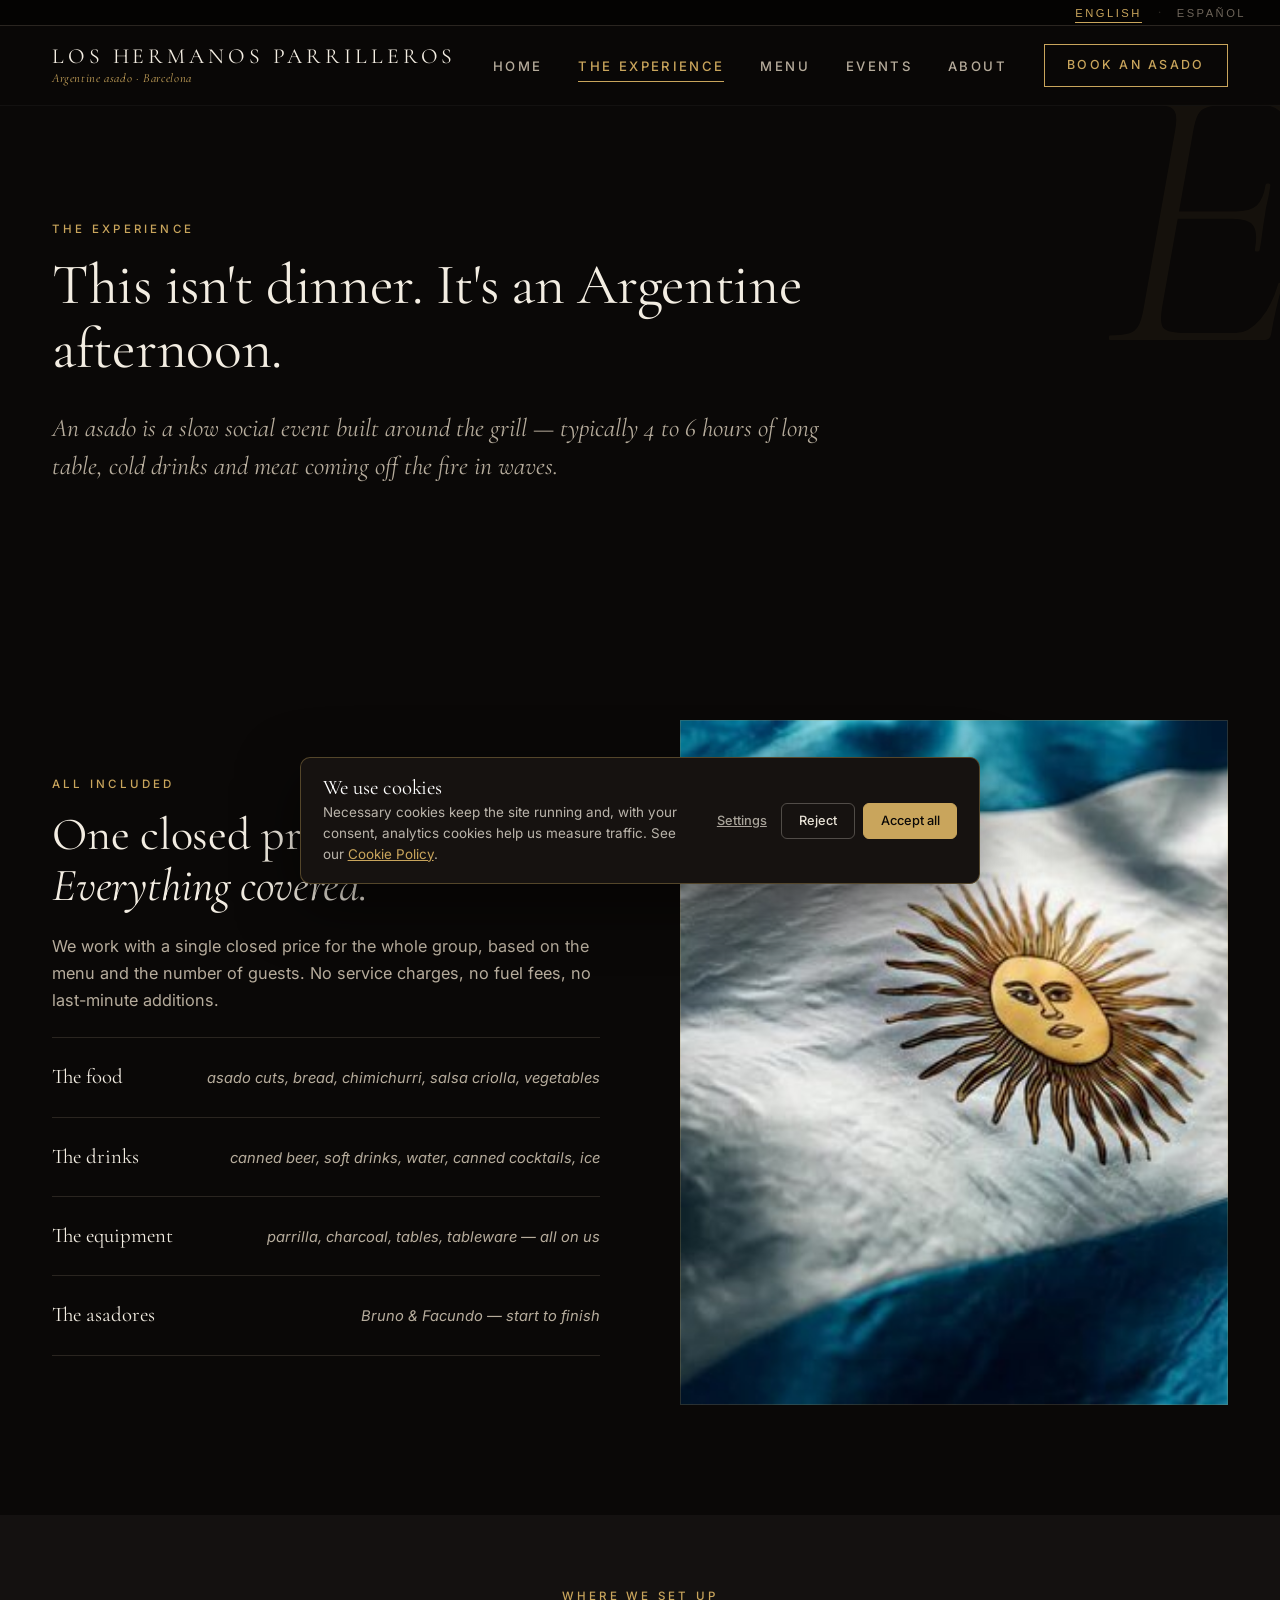
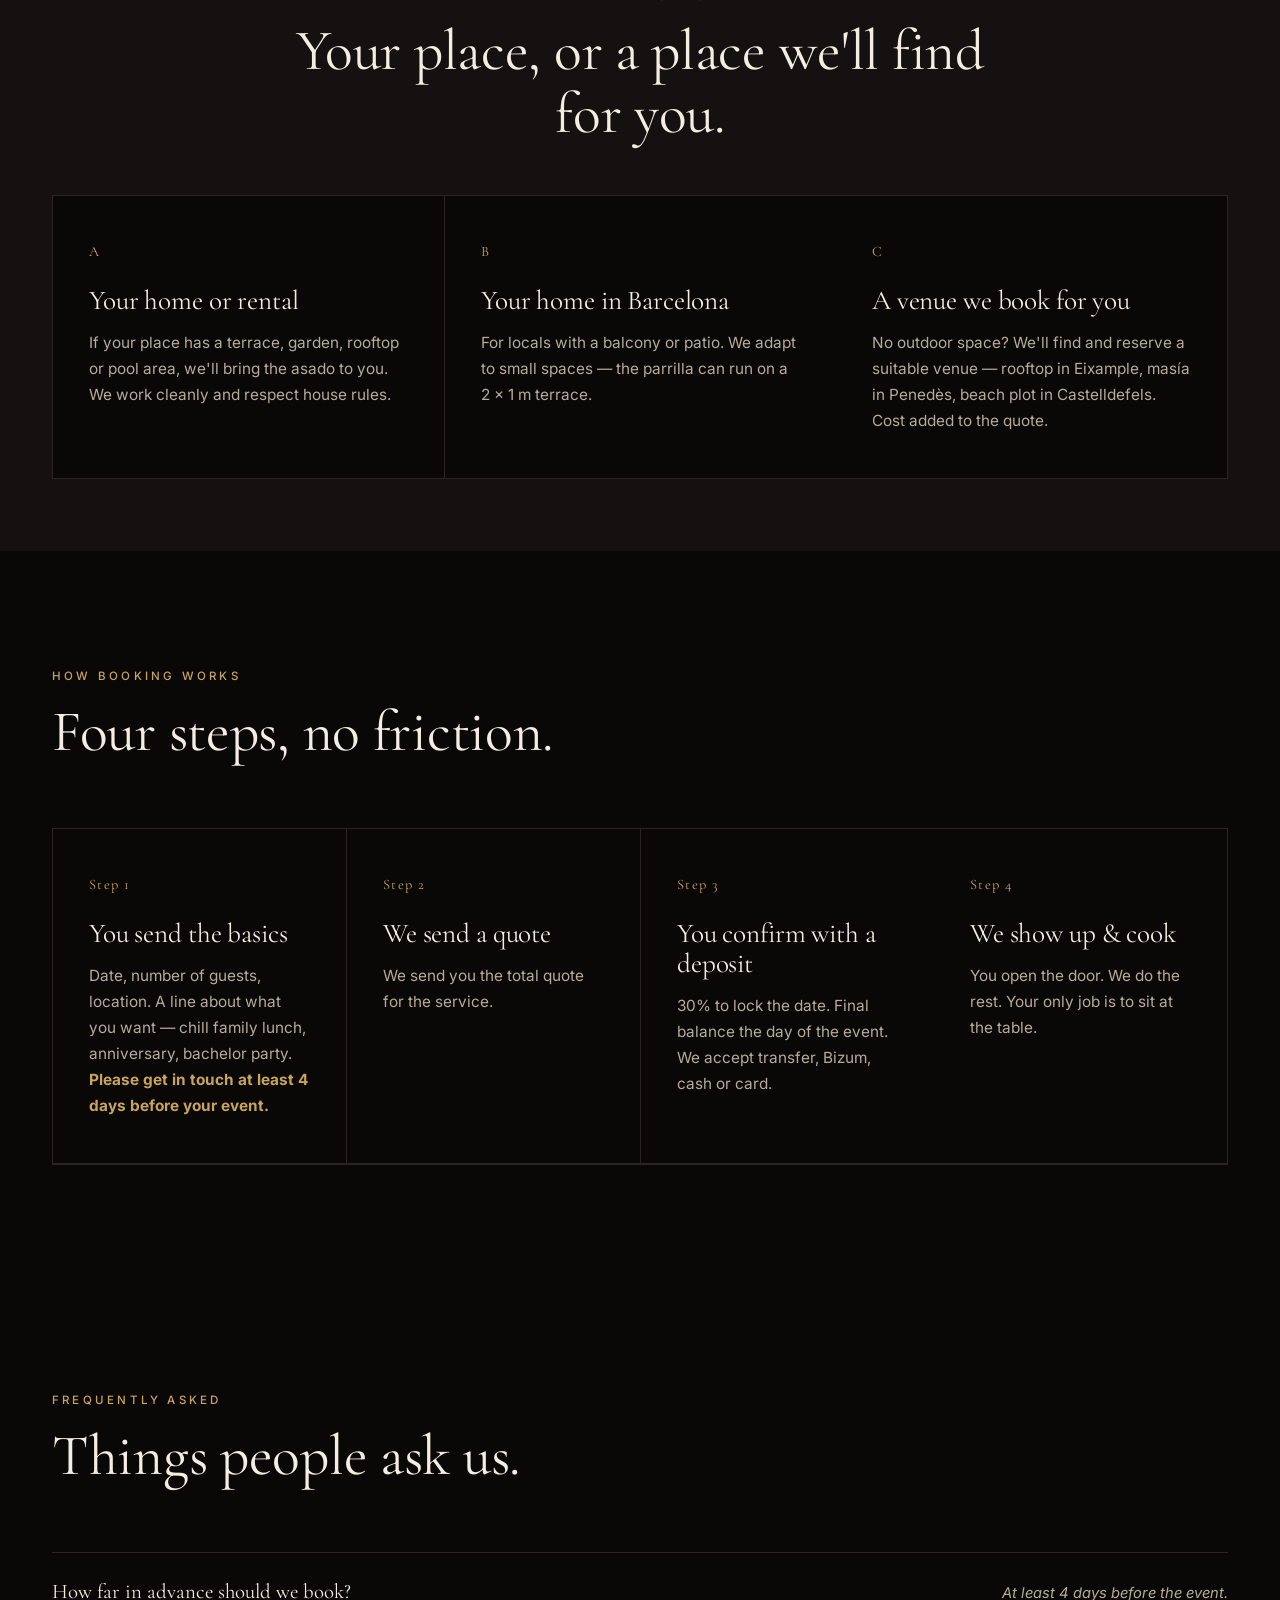
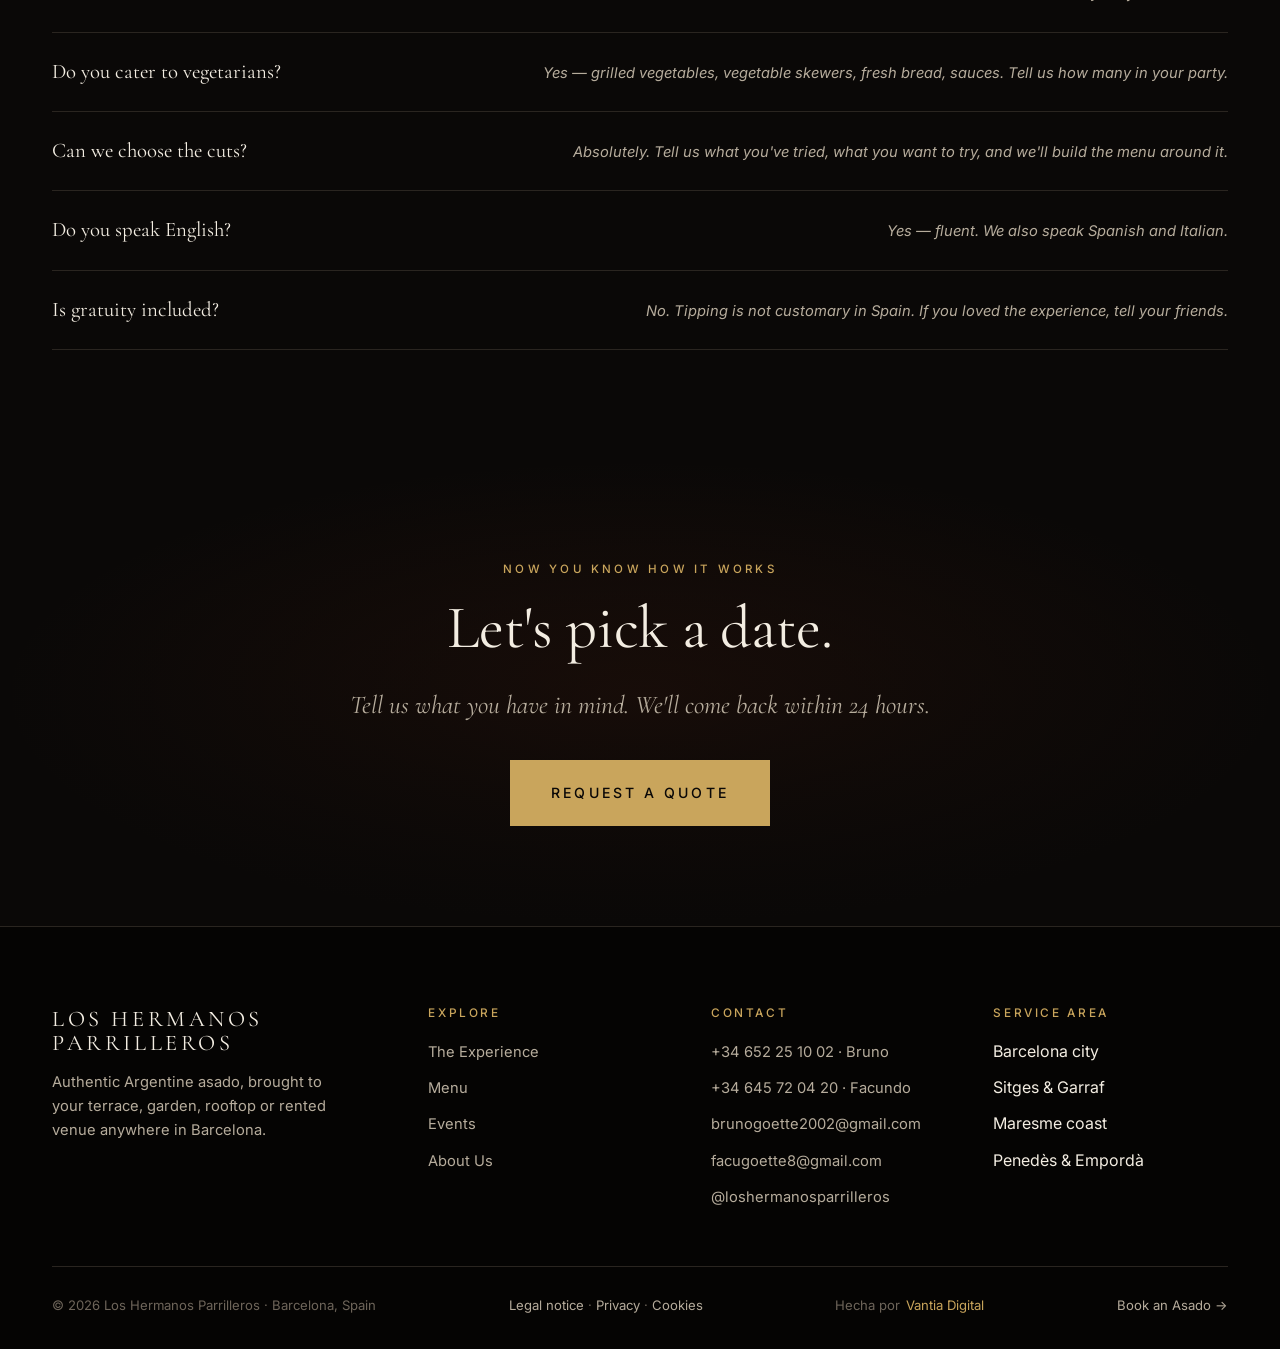
<file: experience.html>
<!DOCTYPE html>
<html lang="en">
<head>
    <meta charset="UTF-8" />
    <meta name="viewport" content="width=device-width, initial-scale=1.0" />
    <title>The Experience — Los Hermanos Parrilleros</title>
    <meta name="description" content="What a real Argentine asado looks like — how we plan it, what's included, how we set up at your place or a venue in Barcelona." />
    <meta name="theme-color" content="#0a0807" />

    <link rel="preconnect" href="https://fonts.googleapis.com" />
    <link rel="preconnect" href="https://fonts.gstatic.com" crossorigin />
    <link href="https://fonts.googleapis.com/css2?family=Cormorant+Garamond:ital,wght@0,300;0,400;0,500;0,600;1,300;1,400&family=Inter:wght@300;400;500;600&display=swap" rel="stylesheet" />
    <link rel="stylesheet" href="assets/styles.css?v=2" />
    <!-- Consent Mode v2 + GTM -->
    <script src="assets/consent.js?v=1"></script>
    <!-- Google Tag Manager -->
    <script>(function(w,d,s,l,i){w[l]=w[l]||[];w[l].push({'gtm.start':new Date().getTime(),event:'gtm.js'});var f=d.getElementsByTagName(s)[0],j=d.createElement(s),dl=l!='dataLayer'?'&l='+l:'';j.async=true;j.src='https://www.googletagmanager.com/gtm.js?id='+i+dl;f.parentNode.insertBefore(j,f);})(window,document,'script','dataLayer','GTM-KTJMHHCS');</script>
    <!-- End Google Tag Manager -->
</head>
<body>
    <!-- Google Tag Manager (noscript) -->
    <noscript><iframe src="https://www.googletagmanager.com/ns.html?id=GTM-KTJMHHCS" height="0" width="0" style="display:none;visibility:hidden"></iframe></noscript>
    <!-- End Google Tag Manager (noscript) -->

    <!-- LANGUAGE BAR -->
    <div class="lang-bar" role="group" aria-label="Language">
        <button class="lang-opt" data-set-lang="en" type="button">English</button>
        <span class="sep" aria-hidden="true">·</span>
        <button class="lang-opt" data-set-lang="es" type="button">Español</button>
    </div>

    <nav class="site-nav">
        <div class="nav-inner">
            <a href="index.html" class="brand">
                <span class="brand-mark">Los Hermanos Parrilleros</span>
                <span class="brand-sub"><span data-lang="en">Argentine asado · Barcelona</span><span data-lang="es">Asado argentino · Barcelona</span></span>
            </a>
            <ul class="nav-links">
                <li><a href="index.html"><span data-lang="en">Home</span><span data-lang="es">Inicio</span></a></li>
                <li><a href="experience.html"><span data-lang="en">The Experience</span><span data-lang="es">La Experiencia</span></a></li>
                <li><a href="menu.html"><span data-lang="en">Menu</span><span data-lang="es">Menú</span></a></li>
                <li><a href="events.html"><span data-lang="en">Events</span><span data-lang="es">Eventos</span></a></li>
                <li><a href="about.html"><span data-lang="en">About</span><span data-lang="es">Nosotros</span></a></li>
            </ul>
            <a href="book.html" class="nav-cta"><span data-lang="en">Book an Asado</span><span data-lang="es">Reservar Asado</span></a>
            <button class="menu-toggle" aria-label="Open menu"><span></span><span></span><span></span></button>
        </div>
    </nav>

    <div class="nav-spacer"></div>

    <!-- PAGE INTRO -->
    <section style="padding-bottom: 60px; position: relative; overflow: hidden;">
        <span class="deco-numeral tr" aria-hidden="true">E</span>
        <div class="container" style="position: relative; z-index: 1;">
            <div class="section-head reveal" style="max-width: 820px;">
                <span class="eyebrow"><span data-lang="en">The Experience</span><span data-lang="es">La Experiencia</span></span>
                <h2>
                    <span data-lang="en">This isn't dinner. It's an Argentine afternoon.</span>
                    <span data-lang="es">Esto no es una cena. Es una tarde argentina.</span>
                </h2>
                <p class="lead" style="margin-top: 28px;">
                    <span data-lang="en">An asado is a slow social event built around the grill — typically 4 to 6 hours of long table, cold drinks and meat coming off the fire in waves.</span>
                    <span data-lang="es">El asado es un evento social tranquilo alrededor de la parrilla — típicamente 4 a 6 horas de sobremesa, bebidas frías y carne que sale del fuego en tandas.</span>
                </p>
            </div>
        </div>
    </section>

    <!-- INCLUDED -->
    <section>
        <div class="container">
            <div class="split reveal">
                <div class="split-body">
                    <span class="eyebrow"><span data-lang="en">All included</span><span data-lang="es">Todo incluido</span></span>
                    <h2>
                        <span data-lang="en">One closed price.<br /><em>Everything covered.</em></span>
                        <span data-lang="es">Un precio cerrado.<br /><em>Todo cubierto.</em></span>
                    </h2>
                    <p>
                        <span data-lang="en">We work with a single closed price for the whole group, based on the menu and the number of guests. No service charges, no fuel fees, no last-minute additions.</span>
                        <span data-lang="es">Trabajamos con un único precio cerrado para todo el grupo, según el menú y la cantidad de invitados. Sin cargos de servicio, sin extras de combustible, sin sorpresas a último momento.</span>
                    </p>
                    <ul class="spec-list" style="margin-top: 24px;">
                        <li>
                            <span class="spec-name"><span data-lang="en">The food</span><span data-lang="es">La comida</span></span>
                            <span class="spec-desc"><span data-lang="en">asado cuts, bread, chimichurri, salsa criolla, vegetables</span><span data-lang="es">cortes de asado, pan, chimichurri, salsa criolla, verduras</span></span>
                        </li>
                        <li>
                            <span class="spec-name"><span data-lang="en">The drinks</span><span data-lang="es">Las bebidas</span></span>
                            <span class="spec-desc"><span data-lang="en">canned beer, soft drinks, water, canned cocktails, ice</span><span data-lang="es">cerveza en lata, gaseosas, agua, tragos en lata, hielo</span></span>
                        </li>
                        <li>
                            <span class="spec-name"><span data-lang="en">The equipment</span><span data-lang="es">El equipamiento</span></span>
                            <span class="spec-desc"><span data-lang="en">parrilla, charcoal, tables, tableware — all on us</span><span data-lang="es">parrilla, carbón, mesas, vajilla — todo nosotros</span></span>
                        </li>
                        <li>
                            <span class="spec-name"><span data-lang="en">The asadores</span><span data-lang="es">Los asadores</span></span>
                            <span class="spec-desc"><span data-lang="en">Bruno &amp; Facundo — start to finish</span><span data-lang="es">Bruno y Facundo — de principio a fin</span></span>
                        </li>
                    </ul>
                </div>
                <div class="split-media" style="background-image: url('assets/images/asado-hero.jpg');"></div>
            </div>
        </div>
    </section>

    <!-- WHERE -->
    <section class="stat-strip">
        <div class="container">
            <div class="section-head center reveal" style="margin-bottom: 48px;">
                <span class="eyebrow center"><span data-lang="en">Where we set up</span><span data-lang="es">Dónde armamos</span></span>
                <h2>
                    <span data-lang="en">Your place, or a place we'll find for you.</span>
                    <span data-lang="es">Tu lugar, o un lugar que buscamos por vos.</span>
                </h2>
            </div>
            <div class="feature-grid reveal">
                <div class="feature tilt">
                    <div class="feature-num">A</div>
                    <h3><span data-lang="en">Your home or rental</span><span data-lang="es">Tu casa o alquiler</span></h3>
                    <p>
                        <span data-lang="en">If your place has a terrace, garden, rooftop or pool area, we'll bring the asado to you. We work cleanly and respect house rules.</span>
                        <span data-lang="es">Si tu lugar tiene terraza, jardín, azotea o pileta, te llevamos el asado. Trabajamos prolijo y respetamos las reglas del lugar.</span>
                    </p>
                </div>
                <div class="feature tilt">
                    <div class="feature-num">B</div>
                    <h3><span data-lang="en">Your home in Barcelona</span><span data-lang="es">Tu casa en Barcelona</span></h3>
                    <p>
                        <span data-lang="en">For locals with a balcony or patio. We adapt to small spaces — the parrilla can run on a 2&nbsp;×&nbsp;1&nbsp;m terrace.</span>
                        <span data-lang="es">Para locales con balcón o patio. Nos adaptamos a espacios chicos — la parrilla anda en una terraza de 2&nbsp;×&nbsp;1&nbsp;m.</span>
                    </p>
                </div>
                <div class="feature tilt">
                    <div class="feature-num">C</div>
                    <h3><span data-lang="en">A venue we book for you</span><span data-lang="es">Un lugar que reservamos</span></h3>
                    <p>
                        <span data-lang="en">No outdoor space? We'll find and reserve a suitable venue — rooftop in Eixample, masía in Penedès, beach plot in Castelldefels. Cost added to the quote.</span>
                        <span data-lang="es">¿No tenés espacio al aire libre? Lo buscamos y reservamos — azotea en Eixample, masía en Penedès, terreno en Castelldefels. El costo se suma al presupuesto.</span>
                    </p>
                </div>
            </div>
        </div>
    </section>

    <!-- HOW BOOKING WORKS -->
    <section>
        <div class="container">
            <div class="section-head reveal" style="max-width: 820px;">
                <span class="eyebrow"><span data-lang="en">How booking works</span><span data-lang="es">Cómo se reserva</span></span>
                <h2>
                    <span data-lang="en">Four steps, no friction.</span>
                    <span data-lang="es">Cuatro pasos, sin vueltas.</span>
                </h2>
            </div>

            <div class="feature-grid reveal">
                <div class="feature tilt">
                    <div class="feature-num"><span data-lang="en">Step 1</span><span data-lang="es">Paso 1</span></div>
                    <h3><span data-lang="en">You send the basics</span><span data-lang="es">Mandás lo básico</span></h3>
                    <p>
                        <span data-lang="en">Date, number of guests, location. A line about what you want — chill family lunch, anniversary, bachelor party. <strong style="color: var(--gold);">Please get in touch at least 4 days before your event.</strong></span>
                        <span data-lang="es">Fecha, cantidad de invitados, lugar. Una línea sobre lo que querés — almuerzo familiar tranquilo, aniversario, despedida. <strong style="color: var(--gold);">Avisanos con un mínimo de 4 días de anticipación.</strong></span>
                    </p>
                </div>
                <div class="feature tilt">
                    <div class="feature-num"><span data-lang="en">Step 2</span><span data-lang="es">Paso 2</span></div>
                    <h3><span data-lang="en">We send a quote</span><span data-lang="es">Te mandamos presupuesto</span></h3>
                    <p>
                        <span data-lang="en">We send you the total quote for the service.</span>
                        <span data-lang="es">Te entregamos el presupuesto total del servicio.</span>
                    </p>
                </div>
                <div class="feature tilt">
                    <div class="feature-num"><span data-lang="en">Step 3</span><span data-lang="es">Paso 3</span></div>
                    <h3><span data-lang="en">You confirm with a deposit</span><span data-lang="es">Confirmás con seña</span></h3>
                    <p>
                        <span data-lang="en">30% to lock the date. Final balance the day of the event. We accept transfer, Bizum, cash or card.</span>
                        <span data-lang="es">30% para reservar la fecha. El resto el día del evento. Aceptamos transferencia, Bizum, efectivo o tarjeta.</span>
                    </p>
                </div>
                <div class="feature tilt">
                    <div class="feature-num"><span data-lang="en">Step 4</span><span data-lang="es">Paso 4</span></div>
                    <h3><span data-lang="en">We show up &amp; cook</span><span data-lang="es">Llegamos y cocinamos</span></h3>
                    <p>
                        <span data-lang="en">You open the door. We do the rest. Your only job is to sit at the table.</span>
                        <span data-lang="es">Vos abrís la puerta. Del resto nos encargamos. Tu único trabajo es sentarte a la mesa.</span>
                    </p>
                </div>
            </div>
        </div>
    </section>

    <!-- FAQ -->
    <section>
        <div class="container">
            <div class="section-head reveal">
                <span class="eyebrow"><span data-lang="en">Frequently asked</span><span data-lang="es">Preguntas frecuentes</span></span>
                <h2>
                    <span data-lang="en">Things people ask us.</span>
                    <span data-lang="es">Cosas que nos preguntan.</span>
                </h2>
            </div>

            <ul class="spec-list reveal" style="list-style: none;">
                <li>
                    <span class="spec-name"><span data-lang="en">How far in advance should we book?</span><span data-lang="es">¿Con cuánta anticipación reservamos?</span></span>
                    <span class="spec-desc"><span data-lang="en">At least 4 days before the event.</span><span data-lang="es">Con un mínimo de 4 días antes del evento.</span></span>
                </li>
                <li>
                    <span class="spec-name"><span data-lang="en">Do you cater to vegetarians?</span><span data-lang="es">¿Atienden a vegetarianos?</span></span>
                    <span class="spec-desc"><span data-lang="en">Yes — grilled vegetables, vegetable skewers, fresh bread, sauces. Tell us how many in your party.</span><span data-lang="es">Sí — verduras a la parrilla, pinchos de verdura, pan fresco, salsas. Decinos cuántos son.</span></span>
                </li>
                <li>
                    <span class="spec-name"><span data-lang="en">Can we choose the cuts?</span><span data-lang="es">¿Podemos elegir los cortes?</span></span>
                    <span class="spec-desc"><span data-lang="en">Absolutely. Tell us what you've tried, what you want to try, and we'll build the menu around it.</span><span data-lang="es">Por supuesto. Contanos qué probaste, qué querés probar, y armamos el menú alrededor.</span></span>
                </li>
                <li>
                    <span class="spec-name"><span data-lang="en">Do you speak English?</span><span data-lang="es">¿Hablan inglés?</span></span>
                    <span class="spec-desc"><span data-lang="en">Yes — fluent. We also speak Spanish and Italian.</span><span data-lang="es">Sí — fluido. También hablamos español e italiano.</span></span>
                </li>
                <li>
                    <span class="spec-name"><span data-lang="en">Is gratuity included?</span><span data-lang="es">¿La propina está incluida?</span></span>
                    <span class="spec-desc"><span data-lang="en">No. Tipping is not customary in Spain. If you loved the experience, tell your friends.</span><span data-lang="es">No. La propina no es habitual en España. Si te gustó, contale a tus amigos.</span></span>
                </li>
            </ul>
        </div>
    </section>

    <!-- CTA -->
    <section class="cta-banner">
        <div class="container reveal">
            <span class="eyebrow center"><span data-lang="en">Now you know how it works</span><span data-lang="es">Ya sabés cómo es</span></span>
            <h2>
                <span data-lang="en">Let's pick a date.</span>
                <span data-lang="es">Elegimos una fecha.</span>
            </h2>
            <p class="lead">
                <span data-lang="en">Tell us what you have in mind. We'll come back within 24 hours.</span>
                <span data-lang="es">Contanos qué tenés en mente. Te respondemos en 24 horas.</span>
            </p>
            <a href="book.html" class="btn btn-primary btn-large"><span data-lang="en">Request a Quote</span><span data-lang="es">Pedir presupuesto</span></a>
        </div>
    </section>

    <!-- FOOTER -->
    <footer class="site-footer">
        <div class="container">
            <div class="footer-grid">
                <div class="footer-brand">
                    <h4>Los Hermanos Parrilleros</h4>
                    <p>
                        <span data-lang="en">Authentic Argentine asado, brought to your terrace, garden, rooftop or rented venue anywhere in Barcelona.</span>
                        <span data-lang="es">Asado argentino auténtico, llevado a tu terraza, jardín, azotea o lugar reservado en cualquier punto de Barcelona.</span>
                    </p>
                </div>
                <div class="footer-col">
                    <h5><span data-lang="en">Explore</span><span data-lang="es">Explorar</span></h5>
                    <ul>
                        <li><a href="experience.html"><span data-lang="en">The Experience</span><span data-lang="es">La Experiencia</span></a></li>
                        <li><a href="menu.html"><span data-lang="en">Menu</span><span data-lang="es">Menú</span></a></li>
                        <li><a href="events.html"><span data-lang="en">Events</span><span data-lang="es">Eventos</span></a></li>
                        <li><a href="about.html"><span data-lang="en">About Us</span><span data-lang="es">Nosotros</span></a></li>
                    </ul>
                </div>
                <div class="footer-col">
                    <h5><span data-lang="en">Contact</span><span data-lang="es">Contacto</span></h5>
                    <ul>
                        <li><a href="https://wa.me/34652251002" target="_blank" rel="noopener">+34 652 25 10 02 · Bruno</a></li>
                        <li><a href="https://wa.me/34645720420" target="_blank" rel="noopener">+34 645 72 04 20 · Facundo</a></li>
                        <li><a href="mailto:brunogoette2002@gmail.com">brunogoette2002@gmail.com</a></li>
                        <li><a href="mailto:facugoette8@gmail.com">facugoette8@gmail.com</a></li>
                        <li><a href="https://www.instagram.com/loshermanosparrilleros" target="_blank" rel="noopener">@loshermanosparrilleros</a></li>
                    </ul>
                </div>
                <div class="footer-col">
                    <h5><span data-lang="en">Service area</span><span data-lang="es">Zona de servicio</span></h5>
                    <ul>
                        <li><span data-lang="en">Barcelona city</span><span data-lang="es">Barcelona ciudad</span></li>
                        <li>Sitges &amp; Garraf</li>
                        <li><span data-lang="en">Maresme coast</span><span data-lang="es">Costa del Maresme</span></li>
                        <li>Penedès &amp; Empordà</li>
                    </ul>
                </div>
            </div>
            <div class="footer-bottom">
                <span>© 2026 Los Hermanos Parrilleros · Barcelona, <span data-lang="en">Spain</span><span data-lang="es">España</span></span>
                <span class="legal-links"><a href="aviso-legal.html"><span data-lang="en">Legal notice</span><span data-lang="es">Aviso legal</span></a> · <a href="privacidad.html"><span data-lang="en">Privacy</span><span data-lang="es">Privacidad</span></a> · <a href="cookies.html">Cookies</a></span>
                <span class="credit">Hecha por <a href="https://vantia.digital" target="_blank" rel="noopener">Vantia Digital</a></span>
                <span><a href="book.html"><span data-lang="en">Book an Asado →</span><span data-lang="es">Reservar Asado →</span></a></span>
            </div>
        </div>
    </footer>

    <script src="assets/app.js?v=2"></script>
    <script src="assets/consent-banner.js?v=1"></script>
    <script src="assets/analytics-events.js?v=1"></script>
</body>
</html>
</file>
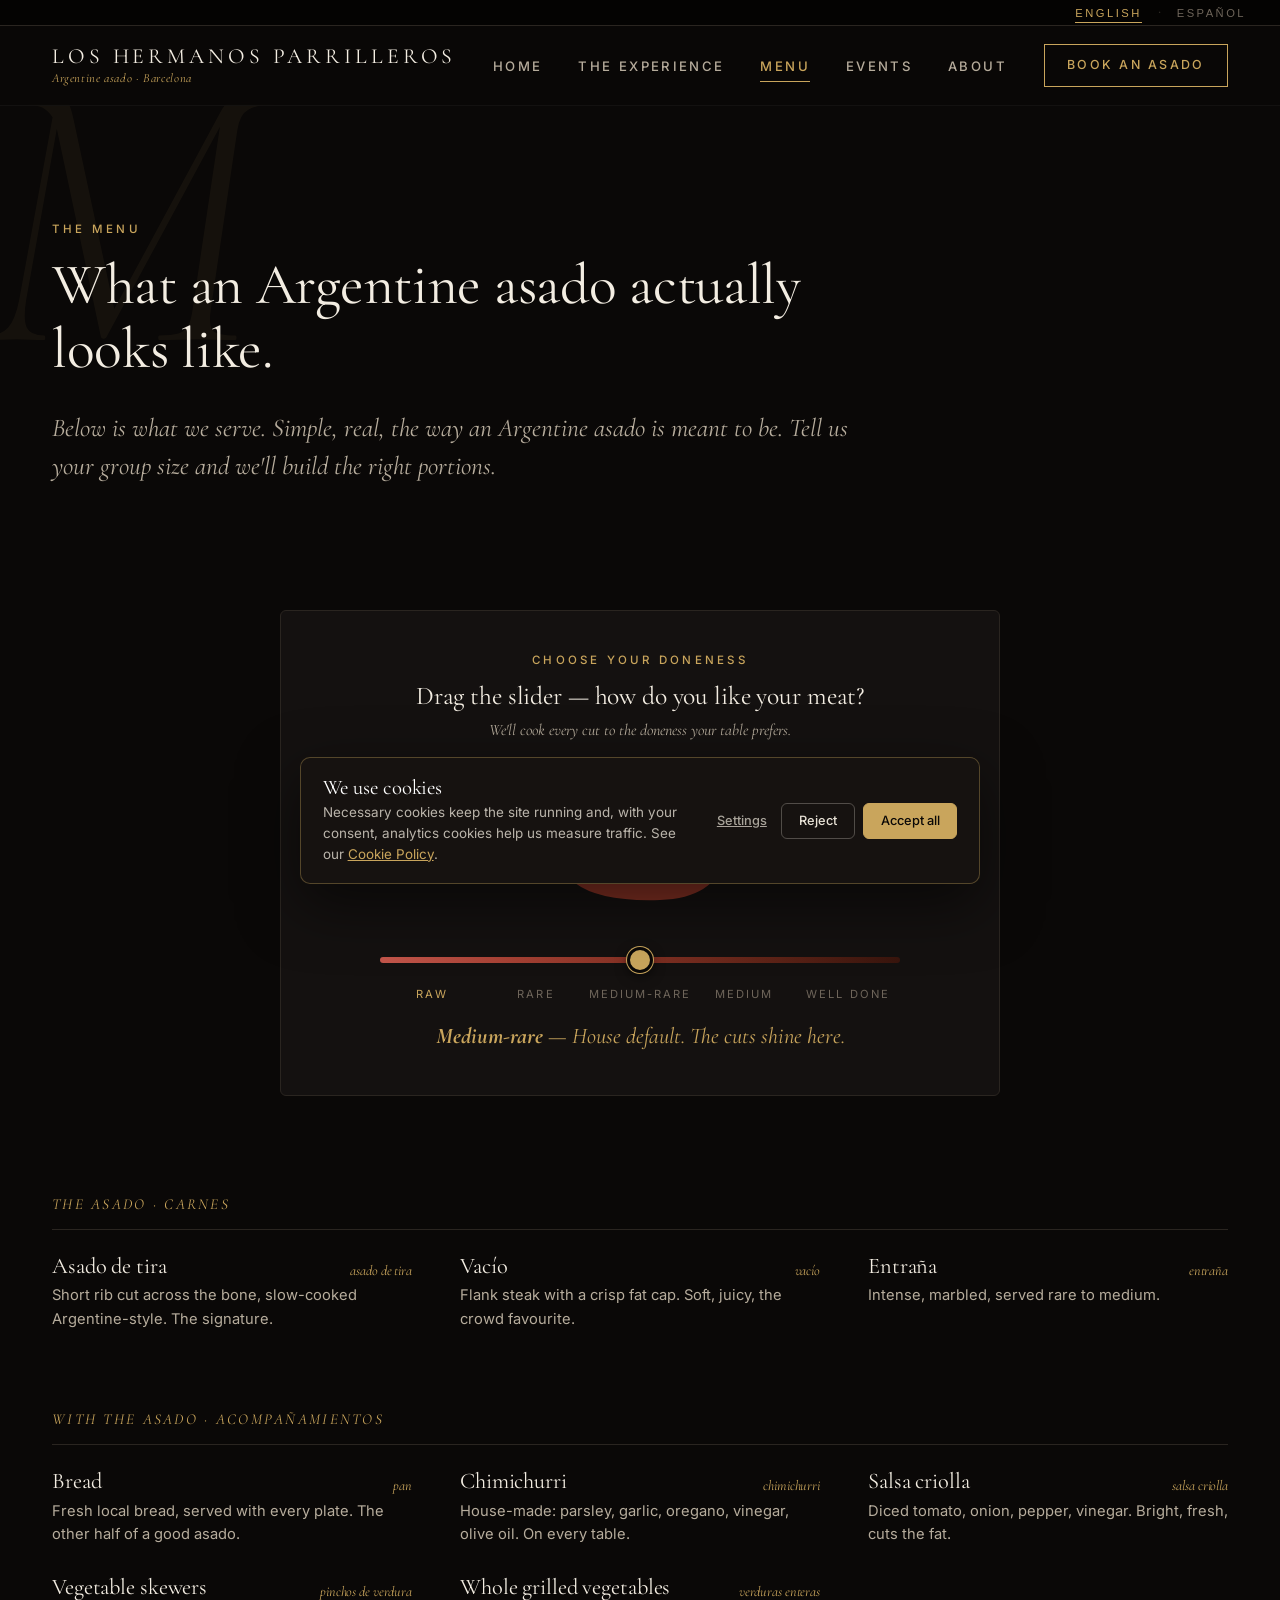
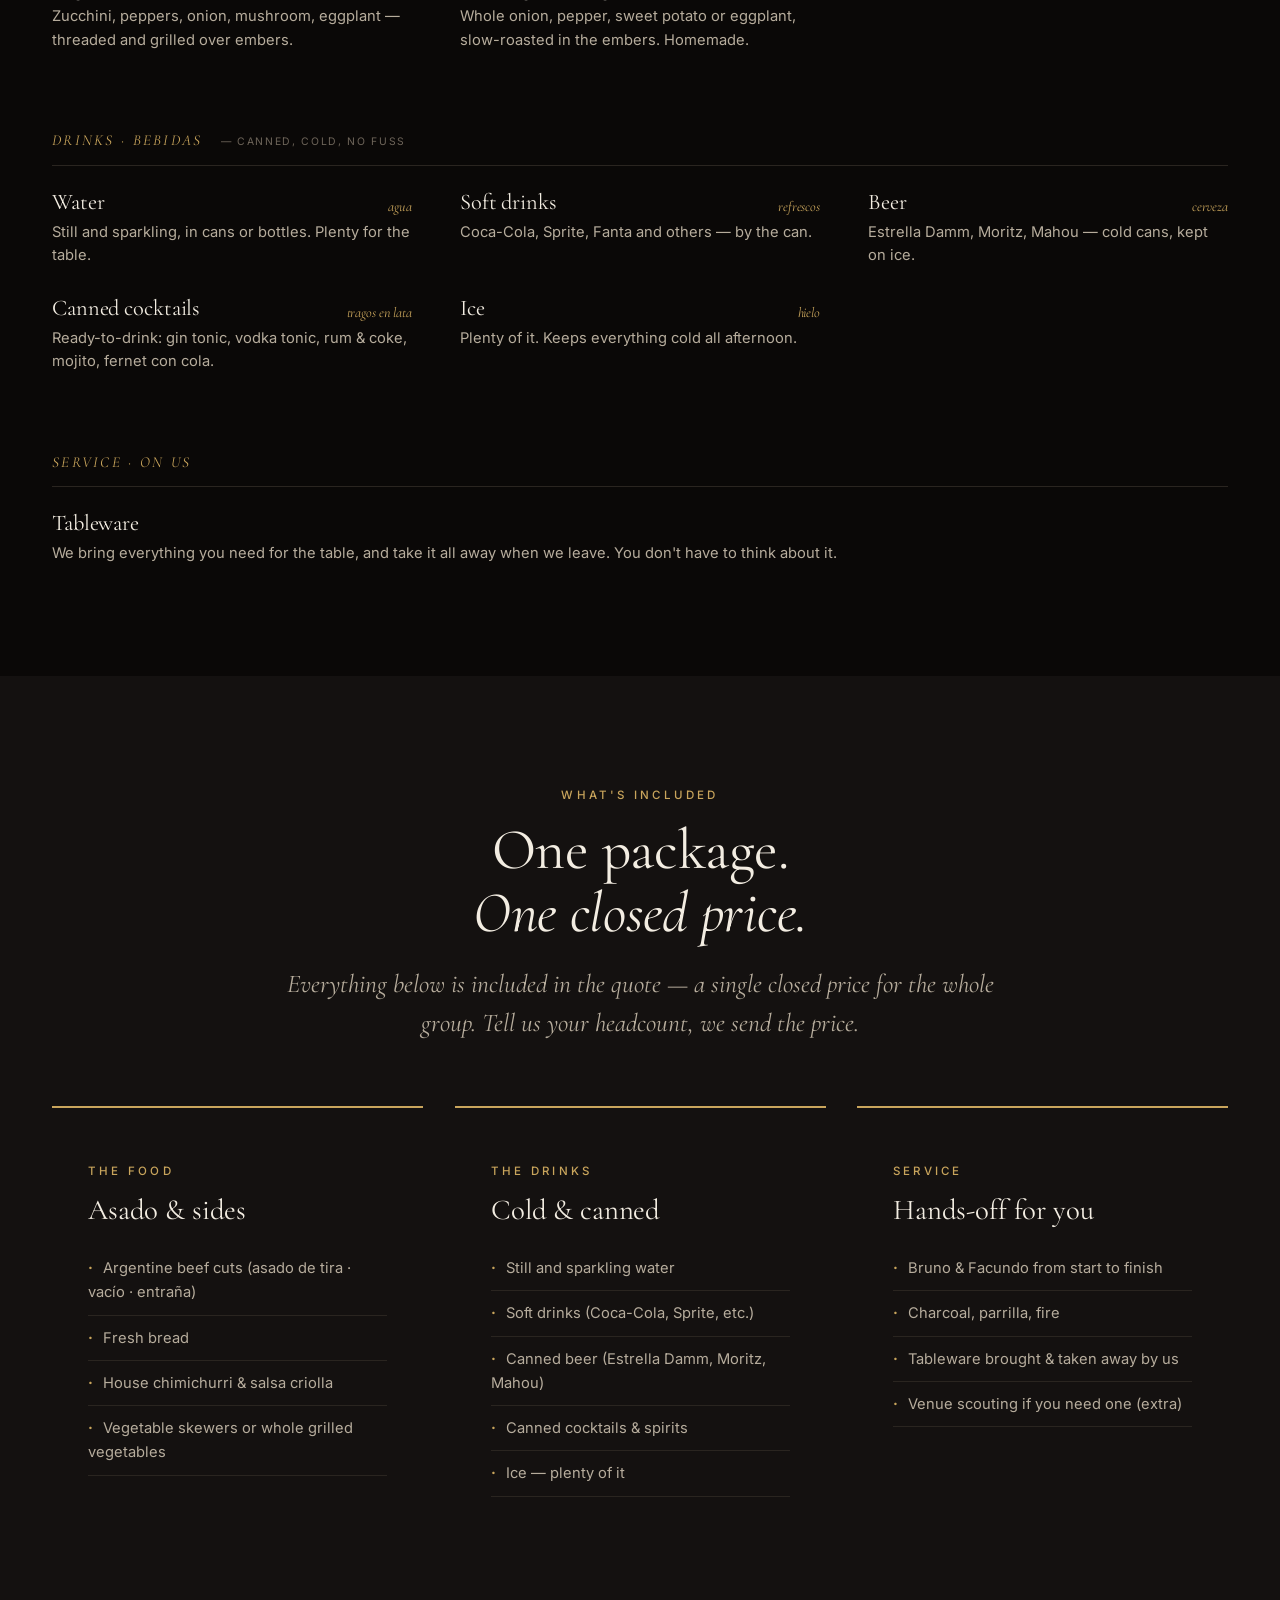
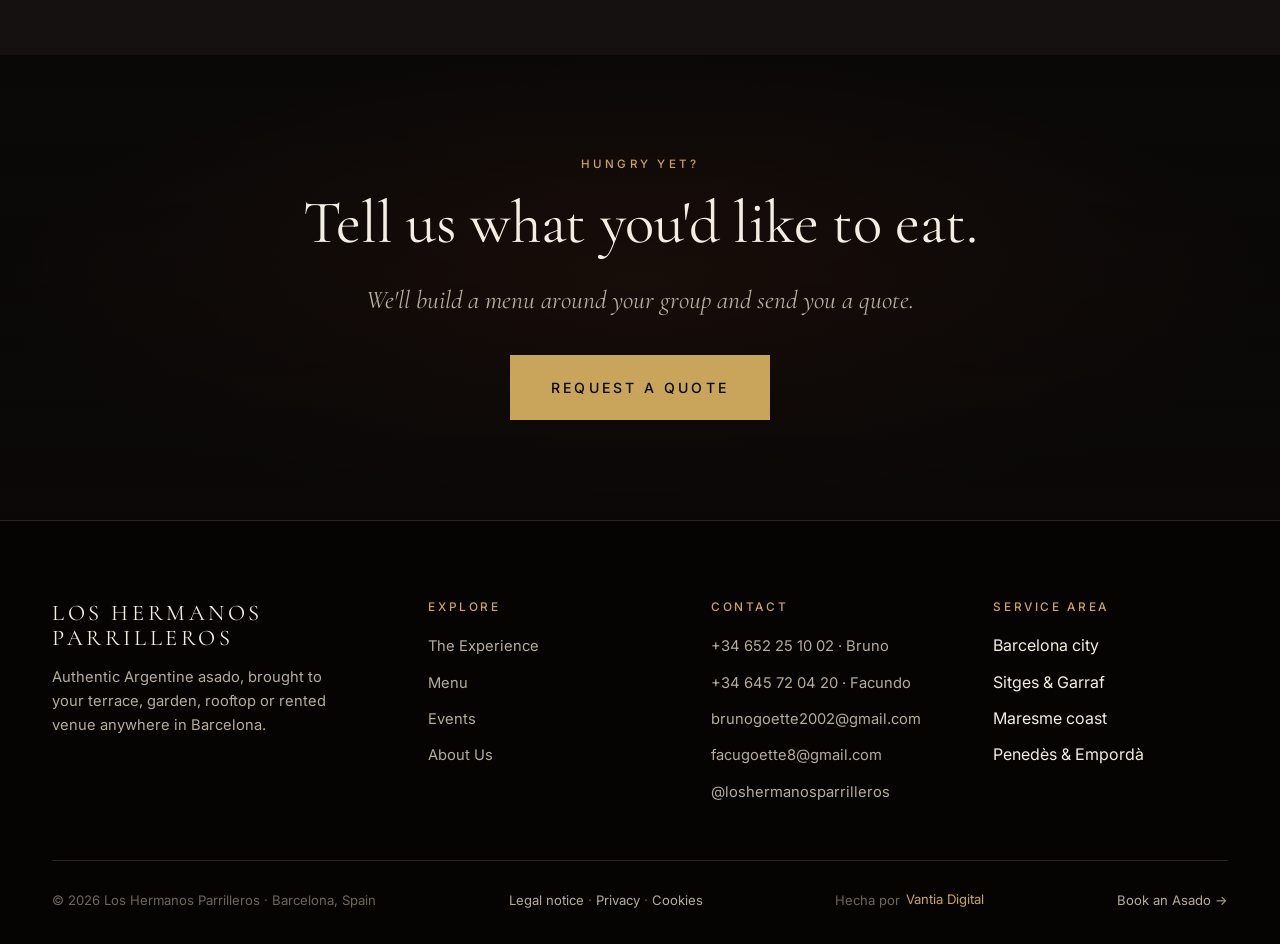
<file: menu.html>
<!DOCTYPE html>
<html lang="en">
<head>
    <meta charset="UTF-8" />
    <meta name="viewport" content="width=device-width, initial-scale=1.0" />
    <title>Menu — Los Hermanos Parrilleros</title>
    <meta name="description" content="The full Argentine asado menu — picada, chorizo, morcilla, entraña, vacío, asado de tira, picaña, sides, dessert and wine pairings." />
    <meta name="theme-color" content="#0a0807" />

    <link rel="preconnect" href="https://fonts.googleapis.com" />
    <link rel="preconnect" href="https://fonts.gstatic.com" crossorigin />
    <link href="https://fonts.googleapis.com/css2?family=Cormorant+Garamond:ital,wght@0,300;0,400;0,500;0,600;1,300;1,400&family=Inter:wght@300;400;500;600&display=swap" rel="stylesheet" />
    <link rel="stylesheet" href="assets/styles.css?v=2" />
    <!-- Consent Mode v2 + GTM -->
    <script src="assets/consent.js?v=1"></script>
    <!-- Google Tag Manager -->
    <script>(function(w,d,s,l,i){w[l]=w[l]||[];w[l].push({'gtm.start':new Date().getTime(),event:'gtm.js'});var f=d.getElementsByTagName(s)[0],j=d.createElement(s),dl=l!='dataLayer'?'&l='+l:'';j.async=true;j.src='https://www.googletagmanager.com/gtm.js?id='+i+dl;f.parentNode.insertBefore(j,f);})(window,document,'script','dataLayer','GTM-KTJMHHCS');</script>
    <!-- End Google Tag Manager -->
</head>
<body>
    <!-- Google Tag Manager (noscript) -->
    <noscript><iframe src="https://www.googletagmanager.com/ns.html?id=GTM-KTJMHHCS" height="0" width="0" style="display:none;visibility:hidden"></iframe></noscript>
    <!-- End Google Tag Manager (noscript) -->

    <!-- LANGUAGE BAR -->
    <div class="lang-bar" role="group" aria-label="Language">
        <button class="lang-opt" data-set-lang="en" type="button">English</button>
        <span class="sep" aria-hidden="true">·</span>
        <button class="lang-opt" data-set-lang="es" type="button">Español</button>
    </div>

    <nav class="site-nav">
        <div class="nav-inner">
            <a href="index.html" class="brand">
                <span class="brand-mark">Los Hermanos Parrilleros</span>
                <span class="brand-sub"><span data-lang="en">Argentine asado · Barcelona</span><span data-lang="es">Asado argentino · Barcelona</span></span>
            </a>
            <ul class="nav-links">
                <li><a href="index.html"><span data-lang="en">Home</span><span data-lang="es">Inicio</span></a></li>
                <li><a href="experience.html"><span data-lang="en">The Experience</span><span data-lang="es">La Experiencia</span></a></li>
                <li><a href="menu.html"><span data-lang="en">Menu</span><span data-lang="es">Menú</span></a></li>
                <li><a href="events.html"><span data-lang="en">Events</span><span data-lang="es">Eventos</span></a></li>
                <li><a href="about.html"><span data-lang="en">About</span><span data-lang="es">Nosotros</span></a></li>
            </ul>
            <a href="book.html" class="nav-cta"><span data-lang="en">Book an Asado</span><span data-lang="es">Reservar Asado</span></a>
            <button class="menu-toggle" aria-label="Open menu"><span></span><span></span><span></span></button>
        </div>
    </nav>

    <div class="nav-spacer"></div>

    <!-- INTRO -->
    <section style="padding-bottom: 40px; position: relative; overflow: hidden;">
        <span class="deco-numeral tl" aria-hidden="true">M</span>
        <div class="container" style="position: relative; z-index: 1;">
            <div class="section-head reveal" style="max-width: 820px;">
                <span class="eyebrow"><span data-lang="en">The menu</span><span data-lang="es">El menú</span></span>
                <h2>
                    <span data-lang="en">What an Argentine asado actually looks like.</span>
                    <span data-lang="es">Cómo es un asado argentino de verdad.</span>
                </h2>
                <p class="lead" style="margin-top: 28px;">
                    <span data-lang="en">Below is what we serve. Simple, real, the way an Argentine asado is meant to be. Tell us your group size and we'll build the right portions.</span>
                    <span data-lang="es">Esto es lo que servimos. Simple, real, como tiene que ser un asado argentino. Decinos cuántos son y armamos las porciones justas.</span>
                </p>
            </div>
        </div>
    </section>

    <!-- DONENESS SLIDER (interactive) -->
    <section style="padding: 20px 0 20px;">
        <div class="container">
            <div class="doneness reveal" role="group" aria-label="Choose your doneness">
                <span class="eyebrow center"><span data-lang="en">Choose your doneness</span><span data-lang="es">Elegí el punto</span></span>
                <h3 style="margin-top: 12px;">
                    <span data-lang="en">Drag the slider — how do you like your meat?</span>
                    <span data-lang="es">Movés el slider — ¿cómo te gusta la carne?</span>
                </h3>
                <p class="lead">
                    <span data-lang="en">We'll cook every cut to the doneness your table prefers.</span>
                    <span data-lang="es">Cocinamos cada corte al punto que prefieran en la mesa.</span>
                </p>

                <svg class="steak-svg" viewBox="0 0 220 140" xmlns="http://www.w3.org/2000/svg">
                    <!-- steak silhouette -->
                    <path class="steak-body d-2" d="M40 60 Q30 35 70 28 Q120 18 165 30 Q205 40 195 80 Q185 120 130 122 Q70 124 45 105 Q30 90 40 60 Z" />
                    <!-- char marks (revealed at higher doneness) -->
                    <path class="steak-char" d="M55 50 Q90 38 130 42 L132 48 Q92 44 57 56 Z" />
                    <path class="steak-char" d="M70 85 Q120 80 170 78 L172 84 Q120 86 71 91 Z" />
                    <!-- grill marks -->
                    <line class="steak-grill" x1="60" y1="40" x2="170" y2="42" />
                    <line class="steak-grill" x1="55" y1="65" x2="180" y2="68" />
                    <line class="steak-grill" x1="60" y1="92" x2="175" y2="95" />
                    <line class="steak-grill" x1="70" y1="115" x2="160" y2="115" />
                </svg>

                <div class="doneness-track">
                    <input type="range" class="doneness-input" min="0" max="4" step="1" value="2" aria-label="Doneness level" />
                </div>
                <div class="doneness-labels">
                    <span><span class="full"><span data-lang="en">Raw</span><span data-lang="es">Crudo</span></span><span class="abbr"><span data-lang="en">Raw</span><span data-lang="es">Crudo</span></span></span>
                    <span><span class="full"><span data-lang="en">Rare</span><span data-lang="es">Jugoso</span></span><span class="abbr"><span data-lang="en">Rare</span><span data-lang="es">Jug.</span></span></span>
                    <span><span class="full"><span data-lang="en">Medium-rare</span><span data-lang="es">A punto</span></span><span class="abbr"><span data-lang="en">M-rare</span><span data-lang="es">Punto</span></span></span>
                    <span><span class="full"><span data-lang="en">Medium</span><span data-lang="es">Cocido</span></span><span class="abbr"><span data-lang="en">Med</span><span data-lang="es">Coc.</span></span></span>
                    <span><span class="full"><span data-lang="en">Well done</span><span data-lang="es">Bien cocido</span></span><span class="abbr"><span data-lang="en">Well</span><span data-lang="es">Bien</span></span></span>
                </div>
                <div class="doneness-readout"></div>
            </div>
        </div>
    </section>

    <!-- MENU SECTIONS -->
    <section style="padding-top: 0;">
        <div class="container">

            <!-- The meat -->
            <div class="menu-section reveal">
                <h3 class="menu-section-title"><span data-lang="en">The asado · carnes</span><span data-lang="es">El asado · carnes</span></h3>
                <div class="menu-grid">
                    <div class="menu-item">
                        <h4>Asado de tira <span class="es">asado de tira</span></h4>
                        <p>
                            <span data-lang="en">Short rib cut across the bone, slow-cooked Argentine-style. The signature.</span>
                            <span data-lang="es">Tira de costilla cortada al hueso, a fuego lento al estilo argentino. El corte insignia.</span>
                        </p>
                    </div>
                    <div class="menu-item">
                        <h4>Vacío <span class="es">vacío</span></h4>
                        <p>
                            <span data-lang="en">Flank steak with a crisp fat cap. Soft, juicy, the crowd favourite.</span>
                            <span data-lang="es">Con su capita de grasa crocante. Tierno, jugoso, el favorito de la mesa.</span>
                        </p>
                    </div>
                    <div class="menu-item">
                        <h4>Entraña <span class="es">entraña</span></h4>
                        <p>
                            <span data-lang="en">Intense, marbled, served rare to medium.</span>
                            <span data-lang="es">Intensa, marmolada, servida jugosa o a punto.</span>
                        </p>
                    </div>
                </div>
            </div>

            <!-- Sides — bread, sauces, vegetables -->
            <div class="menu-section reveal">
                <h3 class="menu-section-title"><span data-lang="en">With the asado · acompañamientos</span><span data-lang="es">Con el asado · acompañamientos</span></h3>
                <div class="menu-grid">
                    <div class="menu-item">
                        <h4><span data-lang="en">Bread</span><span data-lang="es">Pan</span> <span class="es">pan</span></h4>
                        <p>
                            <span data-lang="en">Fresh local bread, served with every plate. The other half of a good asado.</span>
                            <span data-lang="es">Pan fresco local, con cada plato. La otra mitad de un buen asado.</span>
                        </p>
                    </div>
                    <div class="menu-item">
                        <h4>Chimichurri <span class="es">chimichurri</span></h4>
                        <p>
                            <span data-lang="en">House-made: parsley, garlic, oregano, vinegar, olive oil. On every table.</span>
                            <span data-lang="es">Hecho por nosotros: perejil, ajo, orégano, vinagre, aceite de oliva. En cada mesa.</span>
                        </p>
                    </div>
                    <div class="menu-item">
                        <h4>Salsa criolla <span class="es">salsa criolla</span></h4>
                        <p>
                            <span data-lang="en">Diced tomato, onion, pepper, vinegar. Bright, fresh, cuts the fat.</span>
                            <span data-lang="es">Tomate, cebolla y morrón cortados a cuchillo, con vinagre. Fresca, corta la grasa.</span>
                        </p>
                    </div>
                    <div class="menu-item">
                        <h4><span data-lang="en">Vegetable skewers</span><span data-lang="es">Pinchos de verdura</span> <span class="es">pinchos de verdura</span></h4>
                        <p>
                            <span data-lang="en">Zucchini, peppers, onion, mushroom, eggplant — threaded and grilled over embers.</span>
                            <span data-lang="es">Calabacín, morrones, cebolla, hongos, berenjena — ensartados y a las brasas.</span>
                        </p>
                    </div>
                    <div class="menu-item">
                        <h4><span data-lang="en">Whole grilled vegetables</span><span data-lang="es">Verduras enteras caseras</span> <span class="es">verduras enteras</span></h4>
                        <p>
                            <span data-lang="en">Whole onion, pepper, sweet potato or eggplant, slow-roasted in the embers. Homemade.</span>
                            <span data-lang="es">Cebolla, morrón, batata o berenjena enteros, a las brasas, lento. Caseros.</span>
                        </p>
                    </div>
                </div>
            </div>

            <!-- Drinks — canned only, with ice -->
            <div class="menu-section reveal">
                <h3 class="menu-section-title"><span data-lang="en">Drinks · bebidas</span><span data-lang="es">Bebidas</span> <span style="font-family: var(--sans); font-style: normal; font-size: 0.65rem; letter-spacing: 0.16em; color: var(--ink-mute); margin-left: 12px;"><span data-lang="en">— canned, cold, no fuss</span><span data-lang="es">— en lata, frías, sin vueltas</span></span></h3>
                <div class="menu-grid">
                    <div class="menu-item">
                        <h4><span data-lang="en">Water</span><span data-lang="es">Agua</span> <span class="es">agua</span></h4>
                        <p>
                            <span data-lang="en">Still and sparkling, in cans or bottles. Plenty for the table.</span>
                            <span data-lang="es">Con y sin gas, en latas o botellas. De sobra para la mesa.</span>
                        </p>
                    </div>
                    <div class="menu-item">
                        <h4><span data-lang="en">Soft drinks</span><span data-lang="es">Gaseosas</span> <span class="es">refrescos</span></h4>
                        <p>
                            <span data-lang="en">Coca-Cola, Sprite, Fanta and others — by the can.</span>
                            <span data-lang="es">Coca-Cola, Sprite, Fanta y otras — en lata.</span>
                        </p>
                    </div>
                    <div class="menu-item">
                        <h4><span data-lang="en">Beer</span><span data-lang="es">Cerveza</span> <span class="es">cerveza</span></h4>
                        <p>
                            <span data-lang="en">Estrella Damm, Moritz, Mahou — cold cans, kept on ice.</span>
                            <span data-lang="es">Estrella Damm, Moritz, Mahou — latas frías, en hielo.</span>
                        </p>
                    </div>
                    <div class="menu-item">
                        <h4><span data-lang="en">Canned cocktails</span><span data-lang="es">Tragos en lata</span> <span class="es">tragos en lata</span></h4>
                        <p>
                            <span data-lang="en">Ready-to-drink: gin tonic, vodka tonic, rum &amp; coke, mojito, fernet con cola.</span>
                            <span data-lang="es">Listos para tomar: gin tonic, vodka tonic, ron con cola, mojito, fernet con cola.</span>
                        </p>
                    </div>
                    <div class="menu-item">
                        <h4><span data-lang="en">Ice</span><span data-lang="es">Hielo</span> <span class="es">hielo</span></h4>
                        <p>
                            <span data-lang="en">Plenty of it. Keeps everything cold all afternoon.</span>
                            <span data-lang="es">De sobra. Mantiene todo frío toda la tarde.</span>
                        </p>
                    </div>
                </div>
            </div>

            <!-- Service / tableware -->
            <div class="menu-section reveal">
                <h3 class="menu-section-title"><span data-lang="en">Service · on us</span><span data-lang="es">Servicio · va por nosotros</span></h3>
                <div class="menu-grid">
                    <div class="menu-item">
                        <h4><span data-lang="en">Tableware</span><span data-lang="es">Vajilla</span></h4>
                        <p>
                            <span data-lang="en">We bring everything you need for the table, and take it all away when we leave. You don't have to think about it.</span>
                            <span data-lang="es">Llevamos todo lo que hace falta para la mesa, y nos lo llevamos al irnos. Vos no pensás en eso.</span>
                        </p>
                    </div>
                </div>
            </div>

        </div>
    </section>

    <!-- WHAT'S INCLUDED — single package -->
    <section class="stat-strip" style="padding: 110px 0;">
        <div class="container">
            <div class="section-head center reveal">
                <span class="eyebrow center"><span data-lang="en">What's included</span><span data-lang="es">Qué incluye</span></span>
                <h2>
                    <span data-lang="en">One package.<br /><em>One closed price.</em></span>
                    <span data-lang="es">Un paquete.<br /><em>Un precio cerrado.</em></span>
                </h2>
                <p class="lead">
                    <span data-lang="en">Everything below is included in the quote — a single closed price for the whole group. Tell us your headcount, we send the price.</span>
                    <span data-lang="es">Todo lo de abajo está incluido — un precio cerrado para todo el grupo. Decinos cuántos son y te mandamos el precio.</span>
                </p>
            </div>

            <div class="event-grid reveal">
                <div class="event-card tilt">
                    <span class="eyebrow"><span data-lang="en">The food</span><span data-lang="es">La comida</span></span>
                    <h3><span data-lang="en">Asado &amp; sides</span><span data-lang="es">Asado y guarniciones</span></h3>
                    <ul>
                        <li><span data-lang="en">Argentine beef cuts (asado de tira · vacío · entraña)</span><span data-lang="es">Cortes argentinos (asado de tira · vacío · entraña)</span></li>
                        <li><span data-lang="en">Fresh bread</span><span data-lang="es">Pan fresco</span></li>
                        <li><span data-lang="en">House chimichurri &amp; salsa criolla</span><span data-lang="es">Chimichurri y salsa criolla caseros</span></li>
                        <li><span data-lang="en">Vegetable skewers or whole grilled vegetables</span><span data-lang="es">Pinchos de verdura o verduras enteras a la parrilla</span></li>
                    </ul>
                </div>
                <div class="event-card tilt">
                    <span class="eyebrow"><span data-lang="en">The drinks</span><span data-lang="es">Las bebidas</span></span>
                    <h3><span data-lang="en">Cold &amp; canned</span><span data-lang="es">Frías y en lata</span></h3>
                    <ul>
                        <li><span data-lang="en">Still and sparkling water</span><span data-lang="es">Agua con y sin gas</span></li>
                        <li><span data-lang="en">Soft drinks (Coca-Cola, Sprite, etc.)</span><span data-lang="es">Gaseosas (Coca-Cola, Sprite, etc.)</span></li>
                        <li><span data-lang="en">Canned beer (Estrella Damm, Moritz, Mahou)</span><span data-lang="es">Cerveza en lata (Estrella Damm, Moritz, Mahou)</span></li>
                        <li><span data-lang="en">Canned cocktails &amp; spirits</span><span data-lang="es">Tragos en lata y bebidas alcohólicas</span></li>
                        <li><span data-lang="en">Ice — plenty of it</span><span data-lang="es">Hielo — de sobra</span></li>
                    </ul>
                </div>
                <div class="event-card tilt">
                    <span class="eyebrow"><span data-lang="en">Service</span><span data-lang="es">Servicio</span></span>
                    <h3><span data-lang="en">Hands-off for you</span><span data-lang="es">Vos no hacés nada</span></h3>
                    <ul>
                        <li><span data-lang="en">Bruno &amp; Facundo from start to finish</span><span data-lang="es">Bruno y Facundo de principio a fin</span></li>
                        <li><span data-lang="en">Charcoal, parrilla, fire</span><span data-lang="es">Carbón, parrilla, fuego</span></li>
                        <li><span data-lang="en">Tableware brought &amp; taken away by us</span><span data-lang="es">Vajilla, la traemos y nos la llevamos</span></li>
                        <li><span data-lang="en">Venue scouting if you need one (extra)</span><span data-lang="es">Búsqueda de lugar si necesitás (extra)</span></li>
                    </ul>
                </div>
            </div>
        </div>
    </section>

    <!-- CTA -->
    <section class="cta-banner">
        <div class="container reveal">
            <span class="eyebrow center"><span data-lang="en">Hungry yet?</span><span data-lang="es">¿Hambre?</span></span>
            <h2>
                <span data-lang="en">Tell us what you'd like to eat.</span>
                <span data-lang="es">Contanos qué querés comer.</span>
            </h2>
            <p class="lead">
                <span data-lang="en">We'll build a menu around your group and send you a quote.</span>
                <span data-lang="es">Armamos un menú según tu grupo y te mandamos un presupuesto.</span>
            </p>
            <a href="book.html" class="btn btn-primary btn-large"><span data-lang="en">Request a Quote</span><span data-lang="es">Pedir presupuesto</span></a>
        </div>
    </section>

    <!-- FOOTER -->
    <footer class="site-footer">
        <div class="container">
            <div class="footer-grid">
                <div class="footer-brand">
                    <h4>Los Hermanos Parrilleros</h4>
                    <p>
                        <span data-lang="en">Authentic Argentine asado, brought to your terrace, garden, rooftop or rented venue anywhere in Barcelona.</span>
                        <span data-lang="es">Asado argentino auténtico, llevado a tu terraza, jardín, azotea o lugar reservado en cualquier punto de Barcelona.</span>
                    </p>
                </div>
                <div class="footer-col">
                    <h5><span data-lang="en">Explore</span><span data-lang="es">Explorar</span></h5>
                    <ul>
                        <li><a href="experience.html"><span data-lang="en">The Experience</span><span data-lang="es">La Experiencia</span></a></li>
                        <li><a href="menu.html"><span data-lang="en">Menu</span><span data-lang="es">Menú</span></a></li>
                        <li><a href="events.html"><span data-lang="en">Events</span><span data-lang="es">Eventos</span></a></li>
                        <li><a href="about.html"><span data-lang="en">About Us</span><span data-lang="es">Nosotros</span></a></li>
                    </ul>
                </div>
                <div class="footer-col">
                    <h5><span data-lang="en">Contact</span><span data-lang="es">Contacto</span></h5>
                    <ul>
                        <li><a href="https://wa.me/34652251002" target="_blank" rel="noopener">+34 652 25 10 02 · Bruno</a></li>
                        <li><a href="https://wa.me/34645720420" target="_blank" rel="noopener">+34 645 72 04 20 · Facundo</a></li>
                        <li><a href="mailto:brunogoette2002@gmail.com">brunogoette2002@gmail.com</a></li>
                        <li><a href="mailto:facugoette8@gmail.com">facugoette8@gmail.com</a></li>
                        <li><a href="https://www.instagram.com/loshermanosparrilleros" target="_blank" rel="noopener">@loshermanosparrilleros</a></li>
                    </ul>
                </div>
                <div class="footer-col">
                    <h5><span data-lang="en">Service area</span><span data-lang="es">Zona de servicio</span></h5>
                    <ul>
                        <li><span data-lang="en">Barcelona city</span><span data-lang="es">Barcelona ciudad</span></li>
                        <li>Sitges &amp; Garraf</li>
                        <li><span data-lang="en">Maresme coast</span><span data-lang="es">Costa del Maresme</span></li>
                        <li>Penedès &amp; Empordà</li>
                    </ul>
                </div>
            </div>
            <div class="footer-bottom">
                <span>© 2026 Los Hermanos Parrilleros · Barcelona, <span data-lang="en">Spain</span><span data-lang="es">España</span></span>
                <span class="legal-links"><a href="aviso-legal.html"><span data-lang="en">Legal notice</span><span data-lang="es">Aviso legal</span></a> · <a href="privacidad.html"><span data-lang="en">Privacy</span><span data-lang="es">Privacidad</span></a> · <a href="cookies.html">Cookies</a></span>
                <span class="credit">Hecha por <a href="https://vantia.digital" target="_blank" rel="noopener">Vantia Digital</a></span>
                <span><a href="book.html"><span data-lang="en">Book an Asado →</span><span data-lang="es">Reservar Asado →</span></a></span>
            </div>
        </div>
    </footer>

    <script src="assets/app.js?v=2"></script>
    <script src="assets/consent-banner.js?v=1"></script>
    <script src="assets/analytics-events.js?v=1"></script>
</body>
</html>
</file>
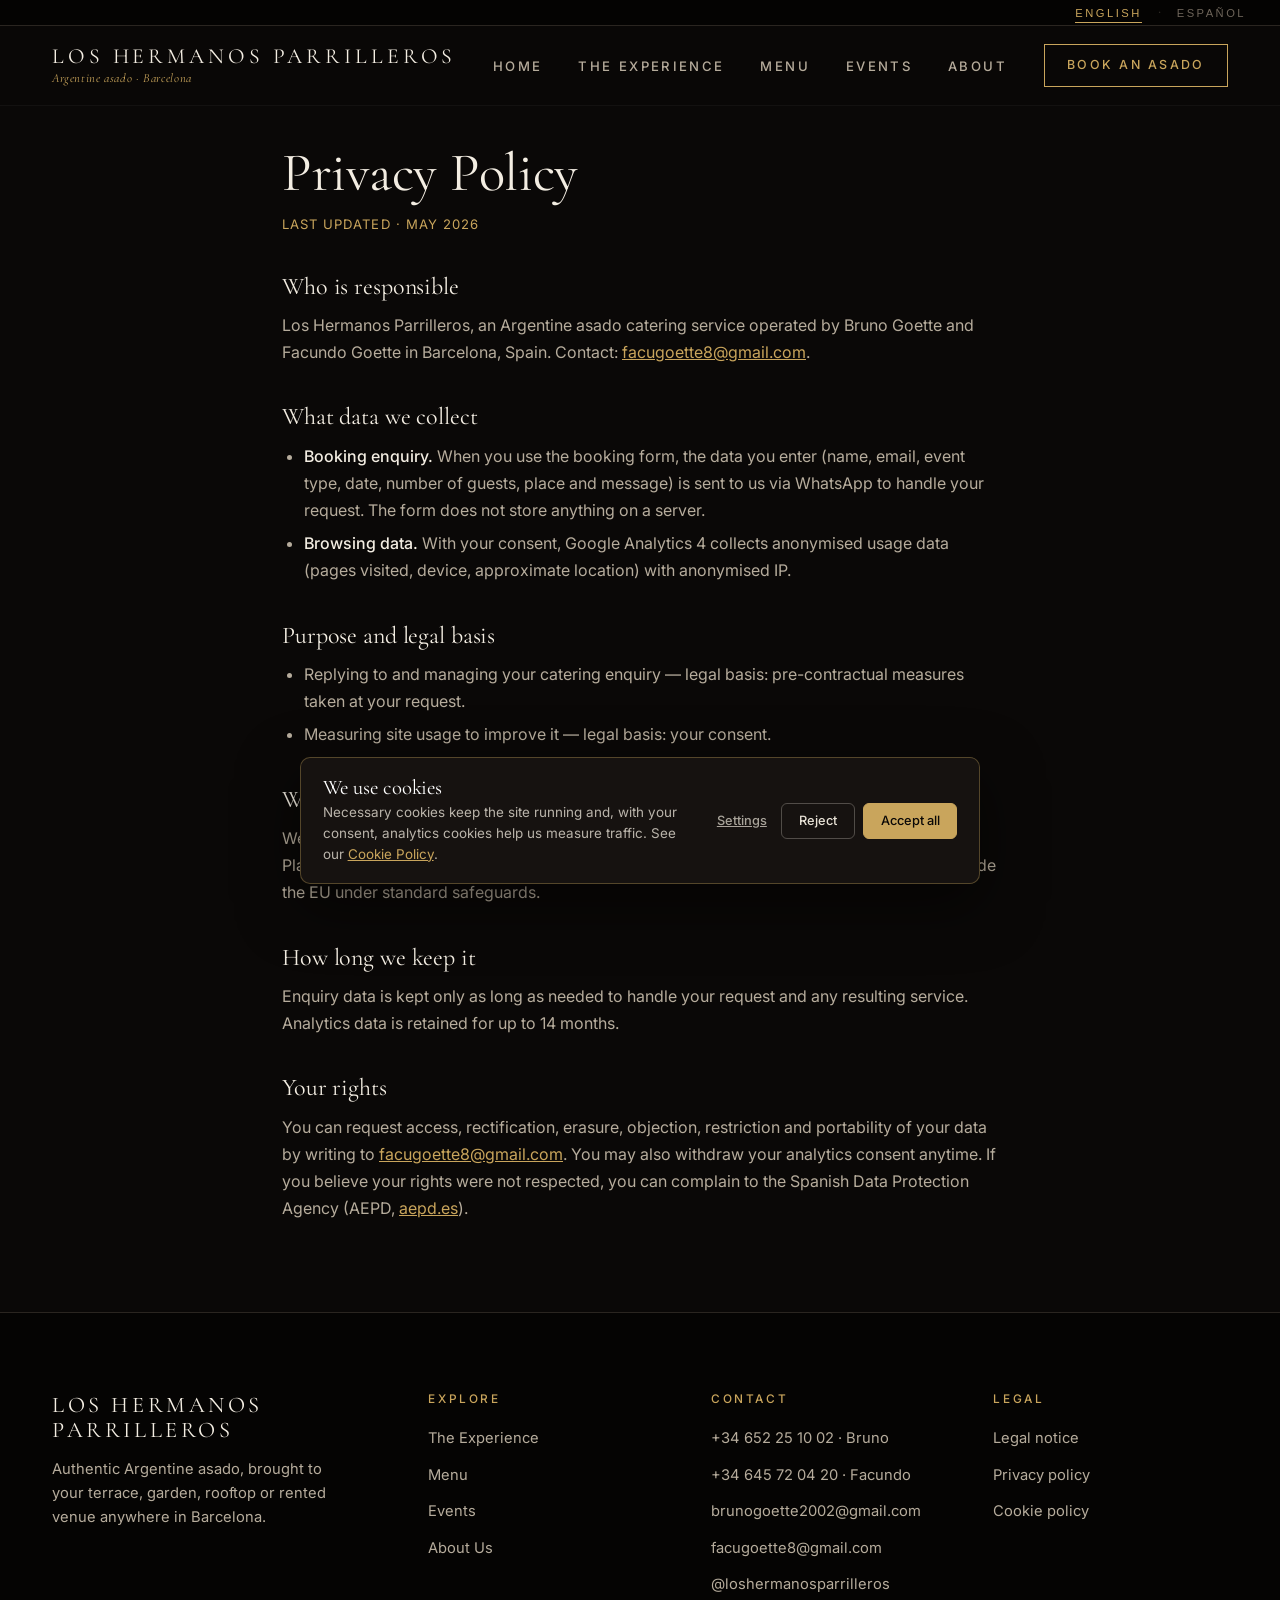
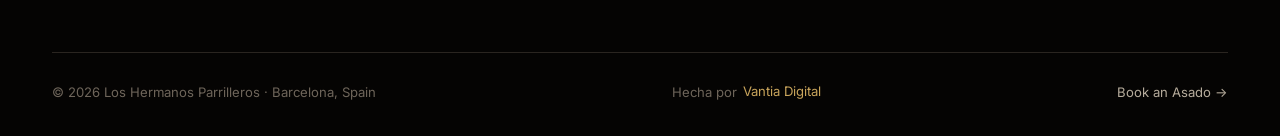
<file: privacidad.html>
<!DOCTYPE html>
<html lang="en">
<head>
    <meta charset="UTF-8" />
    <meta name="viewport" content="width=device-width, initial-scale=1.0" />
    <title>Privacy Policy — Los Hermanos Parrilleros</title>
    <meta name="description" content="Privacy policy — Los Hermanos Parrilleros." />
    <meta name="theme-color" content="#0a0807" />
    <meta name="robots" content="noindex" />

    <link rel="preconnect" href="https://fonts.googleapis.com" />
    <link rel="preconnect" href="https://fonts.gstatic.com" crossorigin />
    <link href="https://fonts.googleapis.com/css2?family=Cormorant+Garamond:ital,wght@0,300;0,400;0,500;0,600;1,300;1,400&family=Inter:wght@300;400;500;600&display=swap" rel="stylesheet" />
    <link rel="stylesheet" href="assets/styles.css?v=2" />
    <style>
      .legal-doc{padding:40px 0 90px;}
      .legal-doc .container{max-width:780px;}
      .legal-doc h1{font-family:'Cormorant Garamond',serif;font-size:clamp(2.2rem,5vw,3.4rem);
        color:var(--ink);margin-bottom:10px;}
      .legal-doc .legal-updated{color:var(--gold);font-size:.82rem;letter-spacing:.08em;
        text-transform:uppercase;margin-bottom:38px;}
      .legal-doc h2{font-family:'Cormorant Garamond',serif;font-size:1.5rem;color:var(--ink);
        margin:38px 0 12px;}
      .legal-doc p,.legal-doc li{color:var(--ink-soft);font-size:1rem;line-height:1.7;}
      .legal-doc ul{margin:10px 0 10px 22px;}
      .legal-doc li{margin-bottom:6px;}
      .legal-doc a{color:var(--gold);text-decoration:underline;}
      .legal-doc strong{color:var(--ink);font-weight:500;}
    </style>
    <!-- Consent Mode v2 + GTM -->
    <script src="assets/consent.js?v=1"></script>
    <!-- Google Tag Manager -->
    <script>(function(w,d,s,l,i){w[l]=w[l]||[];w[l].push({'gtm.start':new Date().getTime(),event:'gtm.js'});var f=d.getElementsByTagName(s)[0],j=d.createElement(s),dl=l!='dataLayer'?'&l='+l:'';j.async=true;j.src='https://www.googletagmanager.com/gtm.js?id='+i+dl;f.parentNode.insertBefore(j,f);})(window,document,'script','dataLayer','GTM-KTJMHHCS');</script>
    <!-- End Google Tag Manager -->
</head>
<body>
    <!-- Google Tag Manager (noscript) -->
    <noscript><iframe src="https://www.googletagmanager.com/ns.html?id=GTM-KTJMHHCS" height="0" width="0" style="display:none;visibility:hidden"></iframe></noscript>
    <!-- End Google Tag Manager (noscript) -->

    <div class="lang-bar" role="group" aria-label="Language">
        <button class="lang-opt" data-set-lang="en" type="button">English</button>
        <span class="sep" aria-hidden="true">·</span>
        <button class="lang-opt" data-set-lang="es" type="button">Español</button>
    </div>

    <nav class="site-nav">
        <div class="nav-inner">
            <a href="index.html" class="brand">
                <span class="brand-mark">Los Hermanos Parrilleros</span>
                <span class="brand-sub"><span data-lang="en">Argentine asado · Barcelona</span><span data-lang="es">Asado argentino · Barcelona</span></span>
            </a>
            <ul class="nav-links">
                <li><a href="index.html"><span data-lang="en">Home</span><span data-lang="es">Inicio</span></a></li>
                <li><a href="experience.html"><span data-lang="en">The Experience</span><span data-lang="es">La Experiencia</span></a></li>
                <li><a href="menu.html"><span data-lang="en">Menu</span><span data-lang="es">Menú</span></a></li>
                <li><a href="events.html"><span data-lang="en">Events</span><span data-lang="es">Eventos</span></a></li>
                <li><a href="about.html"><span data-lang="en">About</span><span data-lang="es">Nosotros</span></a></li>
            </ul>
            <a href="book.html" class="nav-cta"><span data-lang="en">Book an Asado</span><span data-lang="es">Reservar Asado</span></a>
            <button class="menu-toggle" aria-label="Open menu"><span></span><span></span><span></span></button>
        </div>
    </nav>

    <div class="nav-spacer"></div>

    <section class="legal-doc">
        <div class="container">
            <h1><span data-lang="en">Privacy Policy</span><span data-lang="es">Política de Privacidad</span></h1>
            <div class="legal-updated"><span data-lang="en">Last updated · May 2026</span><span data-lang="es">Última actualización · Mayo 2026</span></div>

            <h2><span data-lang="en">Who is responsible</span><span data-lang="es">Responsable del tratamiento</span></h2>
            <p><span data-lang="en">Los Hermanos Parrilleros, an Argentine asado catering service operated by Bruno Goette and Facundo Goette in Barcelona, Spain. Contact: <a href="mailto:facugoette8@gmail.com">facugoette8@gmail.com</a>.</span><span data-lang="es">Los Hermanos Parrilleros, servicio de catering de asado argentino gestionado por Bruno Goette y Facundo Goette en Barcelona, España. Contacto: <a href="mailto:facugoette8@gmail.com">facugoette8@gmail.com</a>.</span></p>

            <h2><span data-lang="en">What data we collect</span><span data-lang="es">Qué datos recopilamos</span></h2>
            <ul>
                <li><span data-lang="en"><strong>Booking enquiry.</strong> When you use the booking form, the data you enter (name, email, event type, date, number of guests, place and message) is sent to us via WhatsApp to handle your request. The form does not store anything on a server.</span><span data-lang="es"><strong>Solicitud de reserva.</strong> Cuando usás el formulario de reserva, los datos que ingresás (nombre, email, tipo de evento, fecha, número de invitados, lugar y mensaje) se nos envían por WhatsApp para gestionar tu consulta. El formulario no guarda nada en un servidor.</span></li>
                <li><span data-lang="en"><strong>Browsing data.</strong> With your consent, Google Analytics 4 collects anonymised usage data (pages visited, device, approximate location) with anonymised IP.</span><span data-lang="es"><strong>Datos de navegación.</strong> Con tu consentimiento, Google Analytics 4 recopila datos de uso anonimizados (páginas vistas, dispositivo, ubicación aproximada) con IP anonimizada.</span></li>
            </ul>

            <h2><span data-lang="en">Purpose and legal basis</span><span data-lang="es">Finalidad y base legal</span></h2>
            <ul>
                <li><span data-lang="en">Replying to and managing your catering enquiry — legal basis: pre-contractual measures taken at your request.</span><span data-lang="es">Responder y gestionar tu consulta de catering — base legal: medidas precontractuales a tu petición.</span></li>
                <li><span data-lang="en">Measuring site usage to improve it — legal basis: your consent.</span><span data-lang="es">Medir el uso del sitio para mejorarlo — base legal: tu consentimiento.</span></li>
            </ul>

            <h2><span data-lang="en">Who receives the data</span><span data-lang="es">Quién recibe los datos</span></h2>
            <p><span data-lang="en">We do not sell your data. Providers that process data on our behalf: Google (Analytics), Meta Platforms (WhatsApp, for messaging) and Cloudflare (hosting). Some may process data outside the EU under standard safeguards.</span><span data-lang="es">No vendemos tus datos. Proveedores que tratan datos por cuenta nuestra: Google (Analytics), Meta Platforms (WhatsApp, para la comunicación) y Cloudflare (alojamiento). Algunos pueden tratar datos fuera de la UE con garantías estándar.</span></p>

            <h2><span data-lang="en">How long we keep it</span><span data-lang="es">Cuánto tiempo lo conservamos</span></h2>
            <p><span data-lang="en">Enquiry data is kept only as long as needed to handle your request and any resulting service. Analytics data is retained for up to 14 months.</span><span data-lang="es">Los datos de la consulta se conservan solo el tiempo necesario para gestionar tu solicitud y el servicio que derive. Los datos analíticos se conservan hasta 14 meses.</span></p>

            <h2><span data-lang="en">Your rights</span><span data-lang="es">Tus derechos</span></h2>
            <p><span data-lang="en">You can request access, rectification, erasure, objection, restriction and portability of your data by writing to <a href="mailto:facugoette8@gmail.com">facugoette8@gmail.com</a>. You may also withdraw your analytics consent anytime. If you believe your rights were not respected, you can complain to the Spanish Data Protection Agency (AEPD, <a href="https://www.aepd.es" target="_blank" rel="noopener">aepd.es</a>).</span><span data-lang="es">Podés solicitar el acceso, rectificación, supresión, oposición, limitación y portabilidad de tus datos escribiendo a <a href="mailto:facugoette8@gmail.com">facugoette8@gmail.com</a>. También podés retirar tu consentimiento analítico en cualquier momento. Si considerás que no se respetaron tus derechos, podés reclamar ante la Agencia Española de Protección de Datos (AEPD, <a href="https://www.aepd.es" target="_blank" rel="noopener">aepd.es</a>).</span></p>
        </div>
    </section>

    <footer class="site-footer">
        <div class="container">
            <div class="footer-grid">
                <div class="footer-brand">
                    <h4>Los Hermanos Parrilleros</h4>
                    <p>
                        <span data-lang="en">Authentic Argentine asado, brought to your terrace, garden, rooftop or rented venue anywhere in Barcelona.</span>
                        <span data-lang="es">Asado argentino auténtico, llevado a tu terraza, jardín, azotea o lugar reservado en cualquier punto de Barcelona.</span>
                    </p>
                </div>
                <div class="footer-col">
                    <h5><span data-lang="en">Explore</span><span data-lang="es">Explorar</span></h5>
                    <ul>
                        <li><a href="experience.html"><span data-lang="en">The Experience</span><span data-lang="es">La Experiencia</span></a></li>
                        <li><a href="menu.html"><span data-lang="en">Menu</span><span data-lang="es">Menú</span></a></li>
                        <li><a href="events.html"><span data-lang="en">Events</span><span data-lang="es">Eventos</span></a></li>
                        <li><a href="about.html"><span data-lang="en">About Us</span><span data-lang="es">Nosotros</span></a></li>
                    </ul>
                </div>
                <div class="footer-col">
                    <h5><span data-lang="en">Contact</span><span data-lang="es">Contacto</span></h5>
                    <ul>
                        <li><a href="https://wa.me/34652251002" target="_blank" rel="noopener">+34 652 25 10 02 · Bruno</a></li>
                        <li><a href="https://wa.me/34645720420" target="_blank" rel="noopener">+34 645 72 04 20 · Facundo</a></li>
                        <li><a href="mailto:brunogoette2002@gmail.com">brunogoette2002@gmail.com</a></li>
                        <li><a href="mailto:facugoette8@gmail.com">facugoette8@gmail.com</a></li>
                        <li><a href="https://www.instagram.com/loshermanosparrilleros" target="_blank" rel="noopener">@loshermanosparrilleros</a></li>
                    </ul>
                </div>
                <div class="footer-col">
                    <h5><span data-lang="en">Legal</span><span data-lang="es">Legal</span></h5>
                    <ul>
                        <li><a href="aviso-legal.html"><span data-lang="en">Legal notice</span><span data-lang="es">Aviso legal</span></a></li>
                        <li><a href="privacidad.html"><span data-lang="en">Privacy policy</span><span data-lang="es">Política de privacidad</span></a></li>
                        <li><a href="cookies.html"><span data-lang="en">Cookie policy</span><span data-lang="es">Política de cookies</span></a></li>
                    </ul>
                </div>
            </div>
            <div class="footer-bottom">
                <span>© 2026 Los Hermanos Parrilleros · Barcelona, <span data-lang="en">Spain</span><span data-lang="es">España</span></span>
                <span class="credit">Hecha por <a href="https://vantia.digital" target="_blank" rel="noopener">Vantia Digital</a></span>
                <span><a href="book.html"><span data-lang="en">Book an Asado →</span><span data-lang="es">Reservar Asado →</span></a></span>
            </div>
        </div>
    </footer>

    <script src="assets/app.js?v=2"></script>
    <script src="assets/consent-banner.js?v=1"></script>
    <script src="assets/analytics-events.js?v=1"></script>
</body>
</html>
</file>
<file: assets/styles.css>
/* ==========================================================
   Los Hermanos Parrilleros — Argentine BBQ Catering, Barcelona
   Shared stylesheet
   ========================================================== */

:root {
    --bg: #0a0807;
    --bg-soft: #141110;
    --bg-card: #1a1614;
    --ink: #f3ede2;
    --ink-soft: #b6ac9c;
    --ink-mute: #6e655a;
    --gold: #c9a55c;
    --gold-soft: #e0c281;
    --ember: #c84a1f;
    --line: #2a2520;
    --whatsapp: #25d366;
    --serif: 'Cormorant Garamond', 'Times New Roman', serif;
    --sans: 'Inter', system-ui, -apple-system, sans-serif;
    --max: 1240px;
    --nav-h: 78px;
}
@media (max-width: 720px) {
    :root { --nav-h: 60px; }
}

* { margin: 0; padding: 0; box-sizing: border-box; }

html { scroll-behavior: smooth; -webkit-font-smoothing: antialiased; }

body {
    font-family: var(--sans);
    background: var(--bg);
    color: var(--ink);
    line-height: 1.65;
    font-size: 16px;
    overflow-x: hidden;
}

img { max-width: 100%; display: block; }

a { color: inherit; text-decoration: none; }

h1, h2, h3, h4, h5 {
    font-family: var(--serif);
    font-weight: 400;
    line-height: 1.1;
    letter-spacing: -0.005em;
}

.container {
    width: 100%;
    max-width: var(--max);
    margin: 0 auto;
    padding: 0 32px;
}

.eyebrow {
    font-family: var(--sans);
    font-size: 0.72rem;
    font-weight: 500;
    letter-spacing: 0.28em;
    text-transform: uppercase;
    color: var(--gold);
}

.eyebrow.center { display: block; text-align: center; }

.lead {
    font-family: var(--serif);
    font-size: clamp(1.25rem, 2vw, 1.6rem);
    font-style: italic;
    color: var(--ink-soft);
    line-height: 1.5;
}

.divider {
    width: 56px;
    height: 1px;
    background: var(--gold);
    margin: 24px 0;
}

.divider.center { margin: 24px auto; }

/* ---------- NAV ---------- */
.site-nav {
    position: fixed;
    top: 0; left: 0; right: 0;
    z-index: 100;
    background: rgba(10, 8, 7, 0.82);
    backdrop-filter: blur(14px);
    -webkit-backdrop-filter: blur(14px);
    border-bottom: 1px solid rgba(255, 255, 255, 0.04);
}

.nav-inner {
    max-width: var(--max);
    margin: 0 auto;
    padding: 18px 32px;
    display: flex;
    align-items: center;
    justify-content: space-between;
    gap: 24px;
}

.brand {
    display: flex;
    flex-direction: column;
    line-height: 1;
    letter-spacing: 0.04em;
}

.brand-mark {
    font-family: var(--serif);
    font-size: 1.35rem;
    color: var(--ink);
    letter-spacing: 0.18em;
    text-transform: uppercase;
}

.brand-sub {
    font-family: var(--serif);
    font-style: italic;
    font-size: 0.78rem;
    color: var(--gold);
    margin-top: 4px;
    letter-spacing: 0.05em;
}

.nav-links {
    display: flex;
    gap: 36px;
    list-style: none;
    align-items: center;
}

.nav-links a {
    font-size: 0.82rem;
    font-weight: 500;
    letter-spacing: 0.18em;
    text-transform: uppercase;
    color: var(--ink-soft);
    padding: 8px 0;
    position: relative;
    transition: color 0.2s ease;
}

.nav-links a:hover { color: var(--ink); }

.nav-links a.active {
    color: var(--gold);
}

.nav-links a.active::after {
    content: '';
    position: absolute;
    left: 0; right: 0; bottom: 0;
    height: 1px;
    background: var(--gold);
}

.nav-cta {
    display: inline-flex;
    align-items: center;
    gap: 8px;
    padding: 10px 22px;
    border: 1px solid var(--gold);
    color: var(--gold);
    font-size: 0.78rem;
    font-weight: 500;
    letter-spacing: 0.2em;
    text-transform: uppercase;
    transition: background 0.25s ease, color 0.25s ease;
}

.nav-cta:hover {
    background: var(--gold);
    color: var(--bg);
}

.menu-toggle {
    display: none;
    width: 28px;
    height: 22px;
    background: none;
    border: none;
    cursor: pointer;
    flex-direction: column;
    justify-content: space-between;
    padding: 4px 0;
}

.menu-toggle span {
    display: block;
    width: 100%;
    height: 1px;
    background: var(--ink);
    transition: transform 0.3s ease, opacity 0.3s ease;
}

.menu-toggle.open span:nth-child(1) { transform: translateY(6px) rotate(45deg); }
.menu-toggle.open span:nth-child(2) { opacity: 0; }
.menu-toggle.open span:nth-child(3) { transform: translateY(-6px) rotate(-45deg); }

/* spacer for fixed nav */
.nav-spacer { height: var(--nav-h); }

/* ---------- HERO — full-bleed dark immersive (asado photo) ---------- */
.hero {
    position: relative;
    min-height: calc(100vh - var(--nav-h));
    min-height: calc(100dvh - var(--nav-h)); /* mobile-safe: accounts for url bar */
    display: flex;
    align-items: center;
    overflow: hidden;
    isolation: isolate;
}

.hero-bg {
    position: absolute;
    inset: 0;
    z-index: -2;
    background-size: cover;
    background-position: center;
    transform: scale(1.05);
    filter: grayscale(15%) contrast(1.05);
}

.hero::before {
    content: '';
    position: absolute;
    inset: 0;
    z-index: -1;
    background:
        radial-gradient(ellipse at 30% 70%, rgba(200, 74, 31, 0.18) 0%, transparent 55%),
        linear-gradient(180deg, rgba(10, 8, 7, 0.55) 0%, rgba(10, 8, 7, 0.85) 60%, rgba(10, 8, 7, 0.95) 100%);
}

.hero-content {
    max-width: 720px;
    padding: 120px 0;
    position: relative;
    z-index: 3;
}

.hero h1 {
    font-size: clamp(3rem, 8vw, 6.5rem);
    color: var(--ink);
    margin: 18px 0 12px;
}

.hero h1 em {
    font-style: italic;
    color: var(--gold);
    font-weight: 300;
}

.hero .lead {
    margin-top: 24px;
    max-width: 580px;
}

.hero-actions {
    display: flex;
    gap: 16px;
    margin-top: 44px;
    flex-wrap: wrap;
}

/* ---------- Argentine flag badge (pinned to hero) ---------- */
.ar-badge {
    position: absolute;
    top: 110px;
    right: 32px;
    z-index: 5;
    display: flex;
    align-items: stretch;
    background: rgba(10, 8, 7, 0.78);
    backdrop-filter: blur(10px);
    -webkit-backdrop-filter: blur(10px);
    border: 1px solid rgba(201, 165, 92, 0.4);
    box-shadow: 0 14px 40px rgba(0, 0, 0, 0.45), 0 0 0 1px rgba(255,255,255,0.02);
    transition: transform 0.4s cubic-bezier(.2,.9,.2,1), box-shadow 0.4s ease;
    overflow: hidden;
    max-width: 320px;
}
.ar-badge:hover {
    transform: translateY(-3px) rotate(-1deg);
    box-shadow: 0 22px 52px rgba(0, 0, 0, 0.6), 0 0 36px rgba(116, 172, 223, 0.18);
}
/* Argentine flag stripes — celeste / blanco / celeste */
.ar-stripes {
    width: 12px;
    flex-shrink: 0;
    background:
        linear-gradient(
            180deg,
            #74acdf 0%, #74acdf 33.33%,
            #ffffff 33.33%, #ffffff 66.66%,
            #74acdf 66.66%, #74acdf 100%
        );
    position: relative;
}
.ar-stripes::after {
    /* sol de mayo dot in the middle white band */
    content: '';
    position: absolute;
    top: 50%; left: 50%;
    transform: translate(-50%, -50%);
    width: 8px; height: 8px;
    border-radius: 50%;
    background: radial-gradient(circle, #f5c542 0%, #d49b1a 60%, #a06a00 100%);
    box-shadow: 0 0 4px rgba(245, 197, 66, 0.6);
}
.ar-badge-text {
    display: flex;
    align-items: center;
    gap: 12px;
    padding: 14px 18px;
}
.ar-badge-flag {
    font-size: 1.7rem;
    line-height: 1;
    filter: drop-shadow(0 2px 6px rgba(0,0,0,0.6));
}
.ar-badge-line {
    display: flex;
    flex-direction: column;
    gap: 2px;
    line-height: 1.2;
}
.ar-badge-line strong {
    font-family: var(--sans);
    font-size: 0.72rem;
    font-weight: 600;
    letter-spacing: 0.18em;
    text-transform: uppercase;
    color: var(--gold);
}
.ar-badge-line em {
    font-family: var(--serif);
    font-style: italic;
    font-size: 0.82rem;
    color: var(--ink-soft);
    letter-spacing: 0.01em;
}

@media (max-width: 720px) {
    .ar-badge {
        top: 96px;
        right: 16px;
        max-width: 220px;
    }
    .ar-badge-text { padding: 10px 12px; gap: 10px; }
    .ar-badge-flag { font-size: 1.3rem; }
    .ar-badge-line strong { font-size: 0.62rem; letter-spacing: 0.14em; }
    .ar-badge-line em { font-size: 0.72rem; }
}

/* ---------- BUTTONS ---------- */
.btn {
    display: inline-flex;
    align-items: center;
    gap: 10px;
    padding: 16px 32px;
    font-family: var(--sans);
    font-size: 0.82rem;
    font-weight: 500;
    letter-spacing: 0.22em;
    text-transform: uppercase;
    border: 1px solid transparent;
    cursor: pointer;
    transition: all 0.25s ease;
    background: none;
    color: inherit;
}

.btn-primary {
    background: var(--gold);
    color: var(--bg);
}

.btn-primary:hover {
    background: var(--gold-soft);
    transform: translateY(-1px);
}

.btn-ghost {
    border-color: rgba(243, 237, 226, 0.3);
    color: var(--ink);
}

.btn-ghost:hover {
    border-color: var(--ink);
    background: rgba(255, 255, 255, 0.04);
}

.btn-wa {
    background: var(--whatsapp);
    color: #fff;
}

.btn-wa:hover { background: #20bd5a; }

.btn-large {
    padding: 20px 40px;
    font-size: 0.88rem;
}

/* ---------- SECTIONS ---------- */
section { padding: 110px 0; }

.section-head {
    max-width: 720px;
    margin-bottom: 64px;
}

.section-head.center {
    margin-left: auto;
    margin-right: auto;
    text-align: center;
}

.section-head h2 {
    font-size: clamp(2.25rem, 4.5vw, 3.6rem);
    margin-top: 14px;
}

.section-head .lead { margin-top: 20px; }

/* ---------- FEATURE GRID ---------- */
.feature-grid {
    display: grid;
    grid-template-columns: repeat(auto-fit, minmax(260px, 1fr));
    gap: 1px;
    background: var(--line);
    border: 1px solid var(--line);
}

.feature {
    background: var(--bg);
    padding: 44px 36px;
    transition: background 0.3s ease;
}

.feature:hover { background: var(--bg-soft); }

.feature-num {
    font-family: var(--serif);
    font-size: 0.9rem;
    color: var(--gold);
    letter-spacing: 0.1em;
    margin-bottom: 22px;
}

.feature h3 {
    font-size: 1.7rem;
    margin-bottom: 14px;
}

.feature p {
    color: var(--ink-soft);
    font-size: 0.96rem;
    line-height: 1.7;
}

/* ---------- SPLIT SECTION (image + text) ---------- */
.split {
    display: grid;
    grid-template-columns: 1fr 1fr;
    gap: 80px;
    align-items: center;
}

.split.reverse > :first-child { order: 2; }

.split-media {
    aspect-ratio: 4 / 5;
    background-size: cover;
    background-position: center;
    position: relative;
    overflow: hidden;
}

.split-media::after {
    content: '';
    position: absolute;
    inset: 0;
    border: 1px solid rgba(201, 165, 92, 0.2);
    pointer-events: none;
}

.split-body h2 {
    font-size: clamp(2rem, 3.6vw, 3rem);
    margin: 14px 0 22px;
}

.split-body p {
    color: var(--ink-soft);
    margin-bottom: 18px;
    font-size: 1.02rem;
}

.split-body .btn { margin-top: 18px; }

/* ---------- LIST (menu, includes) ---------- */
.spec-list {
    display: grid;
    gap: 0;
}

.spec-list > li {
    display: flex;
    justify-content: space-between;
    align-items: baseline;
    gap: 24px;
    padding: 22px 0;
    border-bottom: 1px solid var(--line);
    list-style: none;
}

.spec-list > li:first-child { border-top: 1px solid var(--line); }

.spec-name {
    font-family: var(--serif);
    font-size: 1.3rem;
    color: var(--ink);
}

.spec-desc {
    color: var(--ink-soft);
    font-size: 0.92rem;
    flex: 1;
    text-align: right;
    font-style: italic;
}

/* ---------- MENU CARDS ---------- */
.menu-section + .menu-section { margin-top: 80px; }

.menu-section-title {
    font-family: var(--serif);
    font-style: italic;
    font-size: 0.95rem;
    color: var(--gold);
    letter-spacing: 0.15em;
    text-transform: uppercase;
    margin-bottom: 24px;
    padding-bottom: 16px;
    border-bottom: 1px solid var(--line);
}

.menu-grid {
    display: grid;
    grid-template-columns: repeat(auto-fit, minmax(280px, 1fr));
    gap: 28px 48px;
}

.menu-item h4 {
    font-family: var(--serif);
    font-size: 1.4rem;
    color: var(--ink);
    margin-bottom: 6px;
    display: flex;
    justify-content: space-between;
    gap: 16px;
}

.menu-item h4 .es {
    font-style: italic;
    color: var(--gold);
    font-size: 0.88rem;
    font-weight: 400;
    align-self: flex-end;
}

.menu-item p {
    color: var(--ink-soft);
    font-size: 0.92rem;
    line-height: 1.6;
}

/* ---------- EVENT CARDS ---------- */
.event-grid {
    display: grid;
    grid-template-columns: repeat(auto-fit, minmax(280px, 1fr));
    gap: 32px;
}

.event-card {
    background: var(--bg-soft);
    padding: 48px 36px;
    border-top: 2px solid var(--gold);
    transition: transform 0.3s ease;
}

.event-card:hover { transform: translateY(-4px); }

.event-card h3 {
    font-size: 1.8rem;
    margin: 12px 0 18px;
}

.event-card p {
    color: var(--ink-soft);
    margin-bottom: 24px;
}

.event-card ul {
    list-style: none;
    padding: 0;
    margin-top: 20px;
}

.event-card ul li {
    padding: 10px 0;
    border-bottom: 1px solid var(--line);
    color: var(--ink-soft);
    font-size: 0.92rem;
}

.event-card ul li::before {
    content: '·';
    color: var(--gold);
    margin-right: 10px;
    font-weight: 700;
}

/* ---------- STAT STRIP ---------- */
.stat-strip {
    background: var(--bg-soft);
    padding: 72px 0;
}

.stat-grid {
    display: grid;
    grid-template-columns: repeat(auto-fit, minmax(200px, 1fr));
    gap: 48px;
    text-align: center;
}

.stat-num {
    font-family: var(--serif);
    font-size: clamp(3rem, 5vw, 4.5rem);
    color: var(--gold);
    line-height: 1;
}

.stat-label {
    margin-top: 12px;
    font-size: 0.78rem;
    letter-spacing: 0.22em;
    text-transform: uppercase;
    color: var(--ink-soft);
}

/* ---------- QUOTE ---------- */
.quote-section {
    background: var(--bg-soft);
    text-align: center;
}

.quote-section blockquote {
    max-width: 820px;
    margin: 0 auto;
    font-family: var(--serif);
    font-style: italic;
    font-size: clamp(1.5rem, 3vw, 2.4rem);
    line-height: 1.4;
    color: var(--ink);
}

.quote-section blockquote::before { content: '\201C'; color: var(--gold); margin-right: 8px; }
.quote-section blockquote::after { content: '\201D'; color: var(--gold); margin-left: 4px; }

.quote-attribution {
    margin-top: 32px;
    color: var(--gold);
    font-size: 0.82rem;
    letter-spacing: 0.22em;
    text-transform: uppercase;
}

/* ---------- BOOKING FORM ---------- */
.booking-grid {
    display: grid;
    grid-template-columns: 1.2fr 0.8fr;
    gap: 64px;
    align-items: start;
}

.booking-form {
    background: var(--bg-soft);
    padding: 48px;
    border: 1px solid var(--line);
}

.form-row {
    display: grid;
    grid-template-columns: 1fr 1fr;
    gap: 20px;
    margin-bottom: 20px;
}

.field {
    display: flex;
    flex-direction: column;
}

.field.full { grid-column: 1 / -1; }

.field label {
    font-size: 0.72rem;
    letter-spacing: 0.22em;
    text-transform: uppercase;
    color: var(--ink-soft);
    margin-bottom: 10px;
}

.field input,
.field select,
.field textarea {
    background: var(--bg);
    border: 1px solid var(--line);
    color: var(--ink);
    font-family: var(--sans);
    font-size: 1rem;
    padding: 14px 16px;
    border-radius: 0;
    transition: border-color 0.2s ease;
}

.field input:focus,
.field select:focus,
.field textarea:focus {
    outline: none;
    border-color: var(--gold);
}

.field textarea {
    min-height: 120px;
    resize: vertical;
}

.form-submit {
    margin-top: 12px;
    width: 100%;
    justify-content: center;
}

.contact-card {
    background: var(--bg-soft);
    padding: 40px;
    border: 1px solid var(--line);
}

.contact-card h3 {
    font-size: 1.5rem;
    color: var(--gold);
    margin-bottom: 24px;
}

.contact-person {
    padding: 20px 0;
    border-bottom: 1px solid var(--line);
}

.contact-person:last-child { border-bottom: none; }

.contact-person .name {
    font-family: var(--serif);
    font-size: 1.25rem;
    margin-bottom: 8px;
}

.contact-person .line {
    color: var(--ink-soft);
    font-size: 0.92rem;
    margin: 4px 0;
    display: flex;
    align-items: center;
    gap: 10px;
}

.contact-person .line a { color: var(--gold); }
.contact-person .line a:hover { color: var(--gold-soft); }

/* ---------- FOOTER ---------- */
.site-footer {
    background: #050403;
    padding: 80px 0 32px;
    border-top: 1px solid var(--line);
}

.footer-grid {
    display: grid;
    grid-template-columns: 1.4fr 1fr 1fr 1fr;
    gap: 48px;
    margin-bottom: 56px;
}

.footer-brand h4 {
    font-size: 1.4rem;
    letter-spacing: 0.16em;
    text-transform: uppercase;
}

.footer-brand p {
    margin-top: 14px;
    color: var(--ink-soft);
    font-size: 0.92rem;
    max-width: 280px;
}

.footer-col h5 {
    font-family: var(--sans);
    font-size: 0.74rem;
    font-weight: 500;
    letter-spacing: 0.22em;
    text-transform: uppercase;
    color: var(--gold);
    margin-bottom: 18px;
}

.footer-col ul {
    list-style: none;
    display: flex;
    flex-direction: column;
    gap: 10px;
}

.footer-col a {
    color: var(--ink-soft);
    font-size: 0.92rem;
    transition: color 0.2s ease;
}

.footer-col a:hover { color: var(--ink); }

.footer-bottom {
    padding-top: 28px;
    border-top: 1px solid var(--line);
    display: flex;
    justify-content: space-between;
    align-items: center;
    gap: 16px;
    flex-wrap: wrap;
    color: var(--ink-mute);
    font-size: 0.82rem;
}

.footer-bottom a { color: var(--ink-soft); }
.footer-bottom a:hover { color: var(--gold); }

/* ---------- CTA banner ---------- */
.cta-banner {
    background:
        linear-gradient(180deg, rgba(10, 8, 7, 0.6), rgba(10, 8, 7, 0.85)),
        radial-gradient(ellipse at center, rgba(200, 74, 31, 0.25), transparent 70%);
    padding: 100px 0;
    text-align: center;
}

.cta-banner h2 {
    font-size: clamp(2.25rem, 5vw, 3.8rem);
    margin: 16px 0 24px;
}

.cta-banner .lead {
    max-width: 620px;
    margin: 0 auto 36px;
}

/* ---------- REVEAL ANIMATION ---------- */
.reveal {
    opacity: 0;
    transform: translateY(24px);
    transition: opacity 0.7s ease, transform 0.7s ease;
}

.reveal.in {
    opacity: 1;
    transform: translateY(0);
}

/* ---------- RESPONSIVE ---------- */
@media (max-width: 980px) {
    .split, .booking-grid {
        grid-template-columns: 1fr;
        gap: 48px;
    }
    .split.reverse > :first-child { order: 0; }
    .footer-grid {
        grid-template-columns: 1fr 1fr;
    }
}

@media (max-width: 720px) {
    .container { padding: 0 20px; }
    section { padding: 72px 0; }

    /* Compact mobile nav so the dropdown lands right below it */
    .site-nav { height: var(--nav-h); }
    .nav-inner {
        padding: 0 18px;
        height: 100%;
        gap: 14px;
    }
    .brand { gap: 6px; }
    .brand-mark {
        font-size: 0.92rem;
        letter-spacing: 0.08em;
        white-space: nowrap;
        overflow: hidden;
        text-overflow: ellipsis;
        max-width: 70vw;
    }
    .brand-sub { display: none; }

    .menu-toggle { display: flex; flex-shrink: 0; }

    .nav-links {
        position: fixed;
        top: var(--nav-h);
        left: 0; right: 0;
        z-index: 99;
        background: var(--bg);
        flex-direction: column;
        gap: 0;
        padding: 18px 20px 24px;
        border-bottom: 1px solid var(--line);
        box-shadow: 0 14px 30px rgba(0,0,0,0.5);
        transform: translateY(calc(-100% - var(--nav-h) - 20px));
        transition: transform 0.32s ease;
        max-height: calc(100vh - var(--nav-h));
        overflow-y: auto;
    }
    .nav-links.open { transform: translateY(0); }
    .nav-links li { width: 100%; }
    .nav-links a {
        display: block;
        padding: 14px 0;
        font-size: 0.88rem;
        border-bottom: 1px solid var(--line);
    }
    .nav-links li:last-child a { border-bottom: none; }

    .nav-cta { display: none; }

    /* Hero — give content room, don't let it touch the nav */
    .hero-content { padding: 90px 0 110px; max-width: 100%; }
    .hero-actions { gap: 12px; margin-top: 28px; }
    .hero-actions .magnet { display: inline-block; width: auto; }
    .hero-actions .btn { padding: 16px 24px; font-size: 0.78rem; letter-spacing: 0.18em; }

    /* Argentine flag badge: hide on mobile — it collides with hero text */
    .ar-badge { display: none; }

    /* Section heads + h1 a bit tighter */
    .section-head { margin-bottom: 44px; }
    .hero h1 {
        font-size: clamp(2.6rem, 11vw, 4.2rem);
        line-height: 1;
    }

    .form-row { grid-template-columns: 1fr; }
    .booking-form { padding: 28px 22px; }
    .contact-card { padding: 24px 22px; }

    .footer-grid { grid-template-columns: 1fr; gap: 32px; }
    .footer-bottom { flex-direction: column; text-align: center; }

    .spec-list > li {
        flex-direction: column;
        align-items: flex-start;
        gap: 6px;
    }
    .spec-desc { text-align: left; }

    /* The booking grid stacks already; tighten gap */
    .booking-grid { gap: 28px; }
}

/* Very narrow phones (≤380px) — additional compaction */
@media (max-width: 380px) {
    .brand-mark { font-size: 0.82rem; max-width: 64vw; }
    .nav-inner { padding: 0 14px; gap: 10px; }
    .hero h1 { font-size: clamp(2.2rem, 12vw, 3.6rem); }
    .container { padding: 0 16px; }
}

/* ==========================================================
   DISTINCTIVE LAYER — shapes, asymmetry, micro-interactions
   Visually differentiates this site from other client work.
   ========================================================== */

/* ---------- Scroll progress bar ---------- */
.scroll-progress {
    position: fixed;
    top: 0; left: 0;
    height: 2px;
    width: 0%;
    background: linear-gradient(90deg, var(--ember), var(--gold));
    z-index: 200;
    transition: width 0.08s linear;
    box-shadow: 0 0 12px rgba(201, 165, 92, 0.6);
}

/* ---------- Diagonal section divider ---------- */
.cut-top {
    position: relative;
    clip-path: polygon(0 4%, 100% 0, 100% 100%, 0 100%);
}
.cut-bottom {
    position: relative;
    clip-path: polygon(0 0, 100% 0, 100% 96%, 0 100%);
}
.cut-both {
    clip-path: polygon(0 4%, 100% 0, 100% 96%, 0 100%);
}

/* ---------- Decorative oversized numeral ---------- */
.deco-numeral {
    position: absolute;
    font-family: var(--serif);
    font-style: italic;
    font-weight: 300;
    color: var(--gold);
    opacity: 0.06;
    font-size: clamp(14rem, 30vw, 28rem);
    line-height: 0.8;
    pointer-events: none;
    user-select: none;
    z-index: 0;
}
.deco-numeral.tl { top: -40px; left: -20px; }
.deco-numeral.tr { top: -40px; right: -20px; }
.deco-numeral.bl { bottom: -40px; left: -20px; }
.deco-numeral.br { bottom: -40px; right: -20px; }

/* ---------- Stamp / badge ---------- */
.stamp {
    display: inline-flex;
    align-items: center;
    justify-content: center;
    width: 110px;
    height: 110px;
    border: 1px solid var(--gold);
    border-radius: 50%;
    color: var(--gold);
    font-family: var(--serif);
    font-style: italic;
    font-size: 0.86rem;
    text-align: center;
    line-height: 1.2;
    transform: rotate(-8deg);
    position: relative;
    transition: transform 0.6s cubic-bezier(.2,.9,.2,1);
}
.stamp::before {
    content: '';
    position: absolute;
    inset: 6px;
    border: 1px dashed rgba(201, 165, 92, 0.35);
    border-radius: 50%;
}
.stamp:hover { transform: rotate(0) scale(1.05); }

/* ---------- Marquee ticker ---------- */
.marquee {
    overflow: hidden;
    border-top: 1px solid var(--line);
    border-bottom: 1px solid var(--line);
    background: var(--bg-soft);
    padding: 26px 0;
    position: relative;
    mask-image: linear-gradient(90deg, transparent, #000 8%, #000 92%, transparent);
    -webkit-mask-image: linear-gradient(90deg, transparent, #000 8%, #000 92%, transparent);
}
.marquee-track {
    display: flex;
    gap: 64px;
    width: max-content;
    animation: marquee 40s linear infinite;
    will-change: transform;
}
.marquee:hover .marquee-track { animation-play-state: paused; }
.marquee-item {
    font-family: var(--serif);
    font-style: italic;
    font-size: clamp(1.4rem, 2.5vw, 2.2rem);
    color: var(--ink);
    letter-spacing: 0.04em;
    white-space: nowrap;
}
.marquee-item .dot {
    display: inline-block;
    width: 6px;
    height: 6px;
    background: var(--gold);
    border-radius: 50%;
    vertical-align: middle;
    margin: 0 28px;
    transform: translateY(-4px);
}
@keyframes marquee {
    from { transform: translateX(0); }
    to   { transform: translateX(-50%); }
}

/* ---------- Cut-corner card ---------- */
.cut-card {
    background: var(--bg-soft);
    padding: 44px 36px;
    position: relative;
    clip-path: polygon(0 0, calc(100% - 28px) 0, 100% 28px, 100% 100%, 28px 100%, 0 calc(100% - 28px));
    transition: transform 0.4s cubic-bezier(.2,.9,.2,1), background 0.3s ease;
}
.cut-card::after {
    content: '';
    position: absolute;
    top: 0; right: 0;
    width: 28px; height: 28px;
    background: var(--gold);
    clip-path: polygon(0 0, 100% 0, 100% 100%);
    opacity: 0.6;
}
.cut-card:hover {
    transform: translateY(-6px);
    background: var(--bg-card);
}

/* ---------- Tilt card (JS-driven 3D) ---------- */
.tilt {
    transform-style: preserve-3d;
    transition: transform 0.18s ease-out;
    will-change: transform;
}
.tilt > * { transform: translateZ(0); }

/* ---------- Magnetic CTA wrapper ---------- */
.magnet {
    display: inline-block;
    transition: transform 0.18s cubic-bezier(.2,.9,.2,1);
    will-change: transform;
}

/* ---------- Sweep underline on link/btn ---------- */
.sweep {
    position: relative;
    overflow: hidden;
}
.sweep::before {
    content: '';
    position: absolute;
    inset: 0;
    background: linear-gradient(120deg, transparent, rgba(255,255,255,0.18), transparent);
    transform: translateX(-100%);
    transition: transform 0.6s ease;
}
.sweep:hover::before { transform: translateX(100%); }

/* ---------- Letter reveal for hero h1 ---------- */
.split-chars { display: inline-block; }
.split-chars .char {
    display: inline-block;
    transform: translateY(110%);
    opacity: 0;
    transition: transform 0.7s cubic-bezier(.2,.9,.2,1), opacity 0.5s ease;
    transition-delay: calc(var(--i) * 35ms);
}
.split-chars.in .char {
    transform: translateY(0);
    opacity: 1;
}

/* ---------- Image clip-reveal on scroll ---------- */
.clip-reveal {
    clip-path: inset(0 100% 0 0);
    transition: clip-path 1.2s cubic-bezier(.85,0,.15,1);
}
.clip-reveal.in { clip-path: inset(0 0 0 0); }

/* ---------- Counter num ---------- */
.counter { display: inline-block; }

/* ---------- Brothers typographic spread (no image) ---------- */
.bro-spread {
    position: relative;
    padding: 96px 0;
    overflow: hidden;
}
.bro-names {
    display: flex;
    flex-direction: column;
    gap: 6px;
    line-height: 0.86;
    pointer-events: none;
}
.bro-names span {
    font-family: var(--serif);
    font-weight: 300;
    font-size: clamp(4.2rem, 12vw, 11rem);
    color: var(--ink);
    letter-spacing: -0.02em;
    text-transform: uppercase;
    transition: transform 0.6s cubic-bezier(.2,.9,.2,1), color 0.4s ease, text-shadow 0.4s ease;
    will-change: transform;
}
.bro-names span.amp {
    font-style: italic;
    font-weight: 400;
    color: var(--gold);
    margin-left: 1.6em;
    font-size: clamp(3.4rem, 10vw, 9rem);
}
.bro-names span.second {
    margin-left: 0.8em;
    color: var(--ink-soft);
}
.bro-names:hover span:first-child {
    transform: translateX(-12px);
    color: var(--gold);
}
.bro-names:hover span.second {
    transform: translateX(12px);
    color: var(--ink);
    text-shadow: 0 0 30px rgba(201,165,92,0.3);
}

.bro-tags {
    display: flex;
    gap: 14px;
    flex-wrap: wrap;
    margin-top: 36px;
}
.bro-tag {
    border: 1px solid var(--line);
    padding: 8px 18px;
    font-size: 0.74rem;
    letter-spacing: 0.2em;
    text-transform: uppercase;
    color: var(--ink-soft);
    transition: all 0.3s ease;
    cursor: default;
}
.bro-tag:hover {
    border-color: var(--gold);
    color: var(--gold);
    transform: translateY(-2px);
}

/* ---------- Brothers stacked manifesto (about page) ---------- */
.bro-manifesto {
    display: grid;
    grid-template-columns: 0.6fr 1.4fr;
    gap: 80px;
    align-items: start;
    padding: 60px 0;
    position: relative;
}
.bro-manifesto .stamp-col {
    display: flex;
    flex-direction: column;
    gap: 28px;
    position: sticky;
    top: 120px;
}
.bro-manifesto .signature {
    font-family: var(--serif);
    font-style: italic;
    font-size: 1.5rem;
    color: var(--gold);
    margin-top: 12px;
}
@media (max-width: 980px) {
    .bro-manifesto { grid-template-columns: 1fr; gap: 40px; }
    .bro-manifesto .stamp-col { position: static; }
}

/* ---------- Section eyebrow rail (sticky) ---------- */
.rail-section {
    display: grid;
    grid-template-columns: 220px 1fr;
    gap: 80px;
    position: relative;
}
.rail-side {
    position: sticky;
    top: 120px;
    align-self: start;
}
.rail-side .eyebrow { display: block; margin-bottom: 18px; }
.rail-side h2 {
    font-size: clamp(1.8rem, 3vw, 2.6rem);
    line-height: 1.1;
}
@media (max-width: 980px) {
    .rail-section { grid-template-columns: 1fr; gap: 32px; }
    .rail-side { position: static; }
}

/* ---------- Enhanced button hover ---------- */
.btn-primary {
    position: relative;
    overflow: hidden;
    z-index: 1;
}
.btn-primary::after {
    content: '';
    position: absolute;
    inset: 0;
    background: linear-gradient(120deg, var(--gold-soft) 0%, var(--ember) 50%, var(--gold-soft) 100%);
    background-size: 200% 100%;
    background-position: 100% 0;
    transition: background-position 0.6s ease;
    z-index: -1;
}
.btn-primary:hover::after { background-position: 0 0; }

.btn-ghost {
    position: relative;
    overflow: hidden;
}
.btn-ghost::before {
    content: '';
    position: absolute;
    inset: 0;
    background: var(--gold);
    transform: translateY(101%);
    transition: transform 0.35s cubic-bezier(.2,.9,.2,1);
    z-index: -1;
}
.btn-ghost:hover {
    color: var(--bg);
    border-color: var(--gold);
}
.btn-ghost:hover::before { transform: translateY(0); }

/* ---------- Nav link refined hover ---------- */
.nav-links a::before {
    content: '';
    position: absolute;
    left: 0; right: 0;
    bottom: -2px;
    height: 1px;
    background: var(--gold);
    transform: scaleX(0);
    transform-origin: right;
    transition: transform 0.35s cubic-bezier(.2,.9,.2,1);
}
.nav-links a:hover::before {
    transform: scaleX(1);
    transform-origin: left;
}

/* ---------- Feature card uplift ---------- */
.feature {
    transition: background 0.3s ease, transform 0.4s cubic-bezier(.2,.9,.2,1);
    position: relative;
    overflow: hidden;
}
.feature::after {
    content: '';
    position: absolute;
    left: 0; top: 0;
    width: 3px;
    height: 0;
    background: linear-gradient(180deg, var(--gold), var(--ember));
    transition: height 0.5s ease;
}
.feature:hover::after { height: 100%; }
.feature:hover .feature-num { color: var(--ink); }
.feature-num { transition: color 0.4s ease; }

/* ---------- Event card distinctive ---------- */
.event-card {
    position: relative;
    overflow: hidden;
}
.event-card::before {
    content: '';
    position: absolute;
    top: 0; right: 0;
    width: 0; height: 0;
    border-style: solid;
    border-width: 0 36px 36px 0;
    border-color: transparent var(--gold) transparent transparent;
    opacity: 0;
    transition: opacity 0.35s ease;
}
.event-card:hover::before { opacity: 1; }

/* ---------- Quote section dramatic ---------- */
.quote-section blockquote {
    position: relative;
    z-index: 2;
}
.quote-section .quote-glyph {
    position: absolute;
    font-family: var(--serif);
    font-style: italic;
    font-size: clamp(14rem, 30vw, 26rem);
    color: var(--gold);
    opacity: 0.05;
    top: 50%;
    left: 50%;
    transform: translate(-50%, -50%);
    pointer-events: none;
    z-index: 1;
    line-height: 0.6;
}

/* ---------- Booking form distinctive ---------- */
.booking-form.cut {
    clip-path: polygon(0 0, calc(100% - 32px) 0, 100% 32px, 100% 100%, 32px 100%, 0 calc(100% - 32px));
    position: relative;
}
.booking-form.cut::before {
    content: '';
    position: absolute;
    top: 0; right: 0;
    width: 32px; height: 32px;
    background: var(--gold);
    clip-path: polygon(0 0, 100% 0, 100% 100%);
}
.booking-form.cut::after {
    content: '';
    position: absolute;
    bottom: 0; left: 0;
    width: 32px; height: 32px;
    background: var(--gold);
    clip-path: polygon(0 0, 100% 100%, 0 100%);
    opacity: 0.6;
}
.field input,
.field select,
.field textarea {
    transition: border-color 0.25s ease, background 0.25s ease, transform 0.2s ease;
}
.field input:focus,
.field select:focus,
.field textarea:focus {
    background: rgba(201, 165, 92, 0.04);
}

/* ---------- Hero h1 layered effect ---------- */
.hero h1 {
    position: relative;
    z-index: 1;
}

/* ---------- Footer credit ---------- */
.credit {
    display: inline-flex;
    align-items: center;
    gap: 6px;
    color: var(--ink-mute);
    transition: color 0.3s ease;
}
.credit a {
    color: var(--gold);
    border-bottom: 1px solid transparent;
    transition: border-color 0.3s ease, color 0.3s ease;
}
.credit a:hover {
    border-color: var(--gold);
    color: var(--gold-soft);
}

/* ---------- Reveal stagger children ---------- */
.reveal-stagger > * {
    opacity: 0;
    transform: translateY(20px);
    transition: opacity 0.7s ease, transform 0.7s cubic-bezier(.2,.9,.2,1);
}
.reveal-stagger.in > * { opacity: 1; transform: translateY(0); }
.reveal-stagger.in > *:nth-child(1) { transition-delay: 0ms; }
.reveal-stagger.in > *:nth-child(2) { transition-delay: 80ms; }
.reveal-stagger.in > *:nth-child(3) { transition-delay: 160ms; }
.reveal-stagger.in > *:nth-child(4) { transition-delay: 240ms; }
.reveal-stagger.in > *:nth-child(5) { transition-delay: 320ms; }
.reveal-stagger.in > *:nth-child(6) { transition-delay: 400ms; }

/* ---------- Smoke / ember in hero ---------- */
.embers {
    position: absolute;
    inset: 0;
    z-index: 0;
    pointer-events: none;
    overflow: hidden;
}
.ember {
    position: absolute;
    bottom: -10px;
    width: 4px;
    height: 4px;
    background: var(--gold);
    border-radius: 50%;
    box-shadow: 0 0 10px var(--ember);
    opacity: 0;
    animation: rise 7s linear infinite;
}
@keyframes rise {
    0%   { transform: translateY(0) translateX(0) scale(0.6); opacity: 0; }
    10%  { opacity: 0.7; }
    50%  { transform: translateY(-50vh) translateX(20px) scale(1); opacity: 0.5; }
    100% { transform: translateY(-100vh) translateX(-15px) scale(0.4); opacity: 0; }
}

/* ---------- Stat counter pulse on reveal ---------- */
.stat-num {
    transition: color 0.4s ease, transform 0.5s cubic-bezier(.2,.9,.2,1);
    display: inline-block;
}
.stat-num.pulse { animation: pulse 0.8s ease; }
@keyframes pulse {
    0%   { transform: scale(1); }
    50%  { transform: scale(1.08); color: var(--gold-soft); }
    100% { transform: scale(1); }
}

/* ---------- Reduced motion ---------- */
@media (prefers-reduced-motion: reduce) {
    *, *::before, *::after {
        animation-duration: 0.01ms !important;
        animation-iteration-count: 1 !important;
        transition-duration: 0.01ms !important;
    }
    .marquee-track { animation: none; }
    .embers { display: none; }
}

/* ==========================================================
   BESPOKE COMPONENTS — replacing template-y patterns
   ========================================================== */

/* ==========================================================
   QUALITY SMOKE + BUTTON FIRE-ON-HOVER
   ========================================================== */

/* ---------- Smoke wisp particle (realistic, soft) ---------- */
.smoke-veil {
    position: fixed;
    inset: 0;
    z-index: 9999;
    pointer-events: none;
    overflow: hidden;
    contain: layout style paint;
}
.wisp {
    position: absolute;
    width: 90px;
    height: 90px;
    border-radius: 50%;
    transform: translate(-50%, -50%) scale(0.18);
    opacity: 0;
    /* asymmetric, multi-layer gradients give an irregular cloud shape */
    background:
        radial-gradient(ellipse 60% 80% at 40% 55%, rgba(220, 215, 210, 0.22) 0%, transparent 65%),
        radial-gradient(ellipse 75% 60% at 60% 45%, rgba(190, 188, 184, 0.18) 0%, transparent 70%),
        radial-gradient(ellipse 50% 90% at 50% 35%, rgba(160, 158, 155, 0.14) 0%, transparent 75%),
        radial-gradient(circle at 50% 60%, rgba(140, 138, 135, 0.10) 0%, transparent 70%);
    filter: blur(14px);
    mix-blend-mode: screen;
    will-change: transform, opacity, filter;
    animation: wisp-drift var(--dur, 2s) cubic-bezier(.22,.55,.30,1) forwards;
}
@keyframes wisp-drift {
    0%   {
        transform: translate(-50%, -50%) scale(0.18) rotate(0deg);
        opacity: 0;
        filter: blur(4px);
    }
    18%  { opacity: 0.85; }
    55%  { opacity: 0.55; filter: blur(16px); }
    100% {
        transform: translate(calc(-50% + var(--dx, 0px)), calc(-50% + var(--dy, -220px)))
                   scale(var(--scale, 4))
                   rotate(var(--rot, 20deg));
        opacity: 0;
        filter: blur(28px);
    }
}

/* ---------- Button: catches fire on hover ---------- */
.btn-primary {
    position: relative;
    overflow: visible;
    isolation: isolate;
    transition:
        background 0.35s ease,
        color 0.35s ease,
        border-color 0.35s ease,
        transform 0.18s ease,
        box-shadow 0.5s ease;
}
.btn-primary:hover {
    background: linear-gradient(180deg, #efc77b 0%, #d6a249 50%, #a86d1c 100%);
    color: #1a0e08;
    box-shadow:
        0 0 18px rgba(255, 140, 60, 0.55),
        0 0 38px rgba(200, 74, 31, 0.35),
        0 8px 26px rgba(200, 74, 31, 0.30),
        inset 0 0 14px rgba(255, 200, 110, 0.35);
    animation: btn-fire-pulse 1.4s ease-in-out infinite;
}
@keyframes btn-fire-pulse {
    0%, 100% {
        box-shadow:
            0 0 18px rgba(255, 140, 60, 0.55),
            0 0 38px rgba(200, 74, 31, 0.35),
            0 8px 26px rgba(200, 74, 31, 0.30),
            inset 0 0 14px rgba(255, 200, 110, 0.35);
    }
    50% {
        box-shadow:
            0 0 26px rgba(255, 170, 90, 0.75),
            0 0 54px rgba(200, 74, 31, 0.50),
            0 10px 34px rgba(200, 74, 31, 0.40),
            inset 0 0 18px rgba(255, 220, 140, 0.50);
    }
}

/* Flame licks pseudo-element at the top edge of the button on hover */
.btn-primary::after {
    content: '';
    position: absolute;
    left: 6%;
    right: 6%;
    top: -16px;
    height: 22px;
    pointer-events: none;
    background-image:
        radial-gradient(ellipse 14px 22px at 10% 100%, rgba(255, 200, 110, 0.95) 0%, rgba(255, 130, 50, 0.65) 35%, transparent 70%),
        radial-gradient(ellipse 16px 26px at 30% 100%, rgba(255, 220, 140, 0.9) 0%, rgba(255, 130, 50, 0.55) 35%, transparent 70%),
        radial-gradient(ellipse 12px 18px at 50% 100%, rgba(255, 180, 90, 0.95) 0%, rgba(200, 74, 31, 0.6) 40%, transparent 75%),
        radial-gradient(ellipse 16px 24px at 70% 100%, rgba(255, 210, 130, 0.95) 0%, rgba(255, 110, 40, 0.6) 35%, transparent 72%),
        radial-gradient(ellipse 14px 20px at 90% 100%, rgba(255, 195, 100, 0.9) 0%, rgba(200, 74, 31, 0.55) 38%, transparent 72%);
    filter: blur(2px);
    opacity: 0;
    transform: translateY(6px) scaleY(0.6);
    transform-origin: bottom center;
    transition: opacity 0.3s ease, transform 0.3s ease;
    z-index: -1;
}
.btn-primary:hover::after {
    opacity: 0.95;
    transform: translateY(0) scaleY(1);
    animation: flame-flicker 0.32s ease-in-out infinite alternate;
}
@keyframes flame-flicker {
    0%   { transform: translateY(0) scaleY(1)    scaleX(1);    filter: blur(2px) brightness(1); }
    50%  { transform: translateY(-2px) scaleY(1.18) scaleX(0.96); filter: blur(2.5px) brightness(1.2); }
    100% { transform: translateY(-1px) scaleY(0.92) scaleX(1.04); filter: blur(2px) brightness(0.95); }
}

/* Container for live embers + smoke spawned by JS while button is hovered */
.fire-host {
    position: absolute;
    left: 0; right: 0;
    top: -200px;
    bottom: -30px;
    pointer-events: none;
    overflow: visible;
    z-index: -1;
}
.fire-ember {
    position: absolute;
    width: 3px;
    height: 3px;
    border-radius: 50%;
    background: radial-gradient(circle, #ffd58a 0%, #ff7a2c 60%, transparent 100%);
    box-shadow: 0 0 8px rgba(255, 130, 50, 0.85);
    opacity: 0;
    animation: ember-fly var(--dur, 1.4s) ease-out forwards;
}
@keyframes ember-fly {
    0%   { transform: translate(0, 0) scale(0.6); opacity: 0; }
    15%  { opacity: 1; }
    100% { transform: translate(var(--dx, 0px), var(--dy, -120px)) scale(0.3); opacity: 0; }
}
.fire-wisp {
    position: absolute;
    width: 60px;
    height: 60px;
    border-radius: 50%;
    transform: translate(-50%, -50%) scale(0.2);
    opacity: 0;
    background:
        radial-gradient(ellipse 60% 80% at 40% 55%, rgba(220, 215, 210, 0.16) 0%, transparent 70%),
        radial-gradient(ellipse 75% 60% at 60% 45%, rgba(190, 188, 184, 0.12) 0%, transparent 75%);
    filter: blur(10px);
    mix-blend-mode: screen;
    animation: wisp-drift var(--dur, 1.8s) cubic-bezier(.22,.55,.30,1) forwards;
}

/* ---------- Doneness slider (menu) ---------- */
.doneness {
    background: var(--bg-soft);
    border: 1px solid var(--line);
    padding: 40px 36px;
    border-radius: 6px;
    margin: 0 auto 80px;
    max-width: 720px;
    text-align: center;
}
.doneness h3 {
    font-size: 1.6rem;
    color: var(--ink);
    margin-bottom: 8px;
}
.doneness .lead {
    font-size: 1rem;
    margin-bottom: 36px;
}
.steak-svg {
    width: 220px;
    height: 140px;
    margin: 0 auto 32px;
}
.steak-body {
    transition: fill 0.5s ease;
}
.steak-char {
    fill: #1a0e08;
    opacity: 0;
    transition: opacity 0.4s ease;
}
.steak-grill {
    stroke: #1a0e08;
    stroke-width: 3;
    fill: none;
    stroke-linecap: round;
    opacity: 0;
    transition: opacity 0.4s ease;
}
.doneness-track {
    position: relative;
    height: 6px;
    background: linear-gradient(90deg, #c4564b 0%, #a64134 25%, #823023 50%, #5e2317 75%, #38150d 100%);
    border-radius: 999px;
    margin: 0 auto;
    max-width: 520px;
}
.doneness-input {
    -webkit-appearance: none;
    appearance: none;
    width: 100%;
    height: 32px;
    background: transparent;
    cursor: pointer;
    position: absolute;
    top: -13px; left: 0;
    margin: 0;
}
.doneness-input::-webkit-slider-thumb {
    -webkit-appearance: none;
    appearance: none;
    width: 26px; height: 26px;
    border-radius: 50%;
    background: var(--gold);
    border: 3px solid var(--bg);
    box-shadow: 0 0 0 1px var(--gold), 0 4px 12px rgba(0,0,0,0.5);
    cursor: grab;
    transition: transform 0.2s ease;
}
.doneness-input::-webkit-slider-thumb:hover { transform: scale(1.15); }
.doneness-input::-webkit-slider-thumb:active { cursor: grabbing; transform: scale(1.1); }
.doneness-input::-moz-range-thumb {
    width: 26px; height: 26px;
    border-radius: 50%;
    background: var(--gold);
    border: 3px solid var(--bg);
    cursor: grab;
}
.doneness-labels {
    display: flex;
    justify-content: space-between;
    max-width: 520px;
    margin: 22px auto 0;
    font-family: var(--sans);
    font-size: 0.7rem;
    letter-spacing: 0.18em;
    text-transform: uppercase;
    color: var(--ink-mute);
    user-select: none;
}
.doneness-labels span {
    transition: color 0.3s ease, transform 0.3s ease;
    flex: 1;
    text-align: center;
}
.doneness-labels span.active {
    color: var(--gold);
    transform: translateY(-2px);
}
.doneness-readout {
    font-family: var(--serif);
    font-style: italic;
    font-size: 1.4rem;
    color: var(--gold);
    margin-top: 14px;
    min-height: 1.5em;
}
/* On mobile, swap the full labels for short abbreviations to keep them readable */
.doneness-labels span .full { display: inline; }
.doneness-labels span .abbr { display: none; }
@media (max-width: 600px) {
    .doneness { padding: 30px 22px; }
    .doneness-labels { font-size: 0.6rem; letter-spacing: 0.1em; margin-top: 18px; }
    .doneness-labels span .full { display: none; }
    .doneness-labels span .abbr { display: inline; }
    .doneness-readout { font-size: 1.15rem; }
    .steak-svg { width: 170px; height: 110px; }
}

/* ==========================================================
   I18N — EN / ES language toggle
   ========================================================== */

/* Default state: hide the inactive language. Both versions live in DOM. */
html[lang="en"] [data-lang="es"],
html[lang="es"] [data-lang="en"] { display: none !important; }

/* Slim lang bar above the nav — fixed so it's always reachable */
.lang-bar {
    position: fixed;
    top: 0; left: 0; right: 0;
    z-index: 110;
    background: rgba(5, 4, 3, 0.92);
    backdrop-filter: blur(10px);
    -webkit-backdrop-filter: blur(10px);
    border-bottom: 1px solid var(--line);
    display: flex;
    justify-content: flex-end;
    align-items: center;
    gap: 14px;
    padding: 6px 32px;
    font-family: var(--sans);
    height: 26px;
}
.lang-bar .lang-opt {
    background: none;
    border: 0;
    color: var(--ink-mute);
    font-size: 0.7rem;
    letter-spacing: 0.22em;
    text-transform: uppercase;
    cursor: pointer;
    padding: 4px 2px;
    transition: color 0.2s ease;
    position: relative;
}
.lang-bar .lang-opt::after {
    content: '';
    position: absolute;
    left: 2px; right: 2px;
    bottom: 0;
    height: 1px;
    background: var(--gold);
    transform: scaleX(0);
    transform-origin: left center;
    transition: transform 0.25s cubic-bezier(.2,.9,.2,1);
}
.lang-bar .lang-opt:hover { color: var(--ink-soft); }
.lang-bar .lang-opt.active {
    color: var(--gold);
}
.lang-bar .lang-opt.active::after { transform: scaleX(1); }
.lang-bar .sep {
    color: var(--ink-mute);
    opacity: 0.4;
    font-size: 0.7rem;
}

/* The fixed-nav offset must include the lang bar height (~26px) */
.site-nav { top: 26px; }
.nav-spacer { height: calc(var(--nav-h) + 26px); }

@media (max-width: 720px) {
    .lang-bar { padding: 5px 16px; gap: 10px; }
    .lang-bar .lang-opt { font-size: 0.62rem; letter-spacing: 0.18em; }
    .site-nav { top: 24px; }
    .nav-spacer { height: calc(var(--nav-h) + 24px); }
}

/* ---------- Doneness color states ---------- */
.steak-body.d-0 { fill: #c4564b; }   /* raw */
.steak-body.d-1 { fill: #a64134; }   /* rare */
.steak-body.d-2 { fill: #823023; }   /* medium-rare */
.steak-body.d-3 { fill: #5e2317; }   /* medium */
.steak-body.d-4 { fill: #38150d; }   /* well */
</file>
